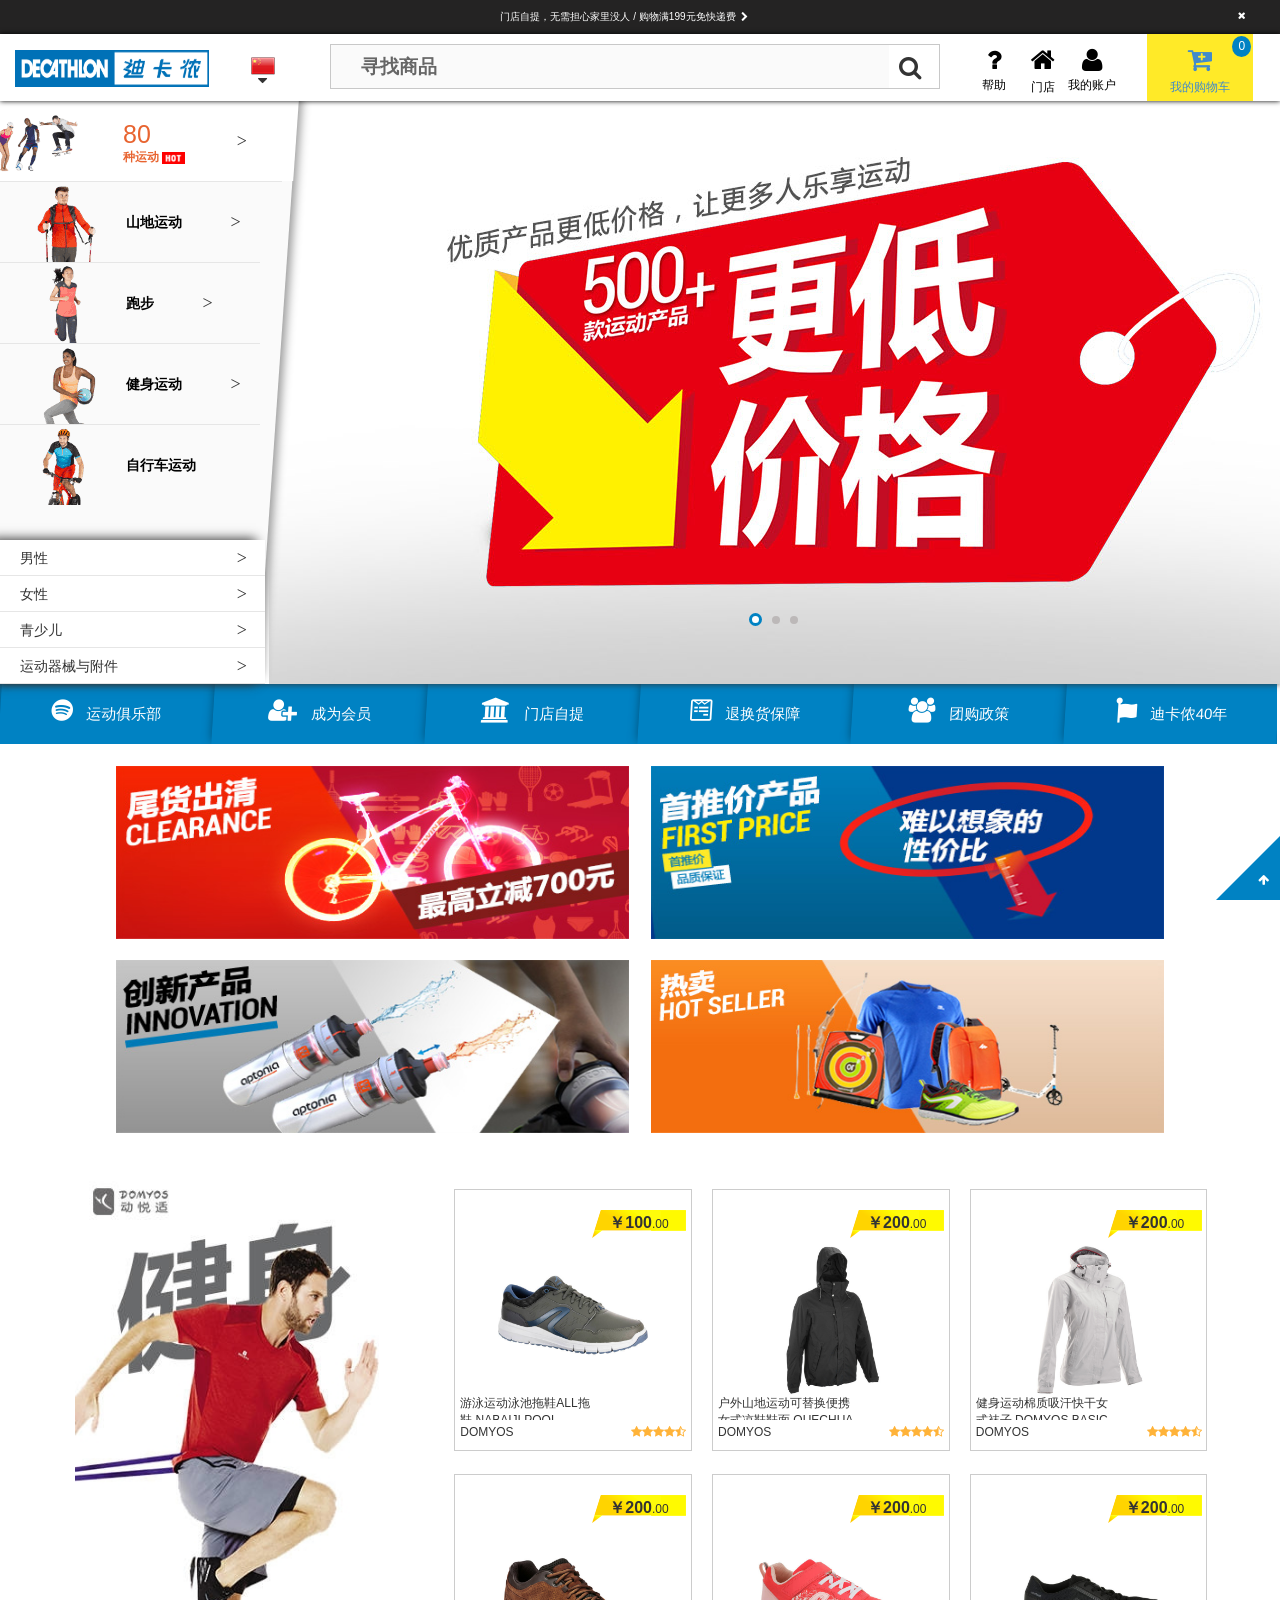
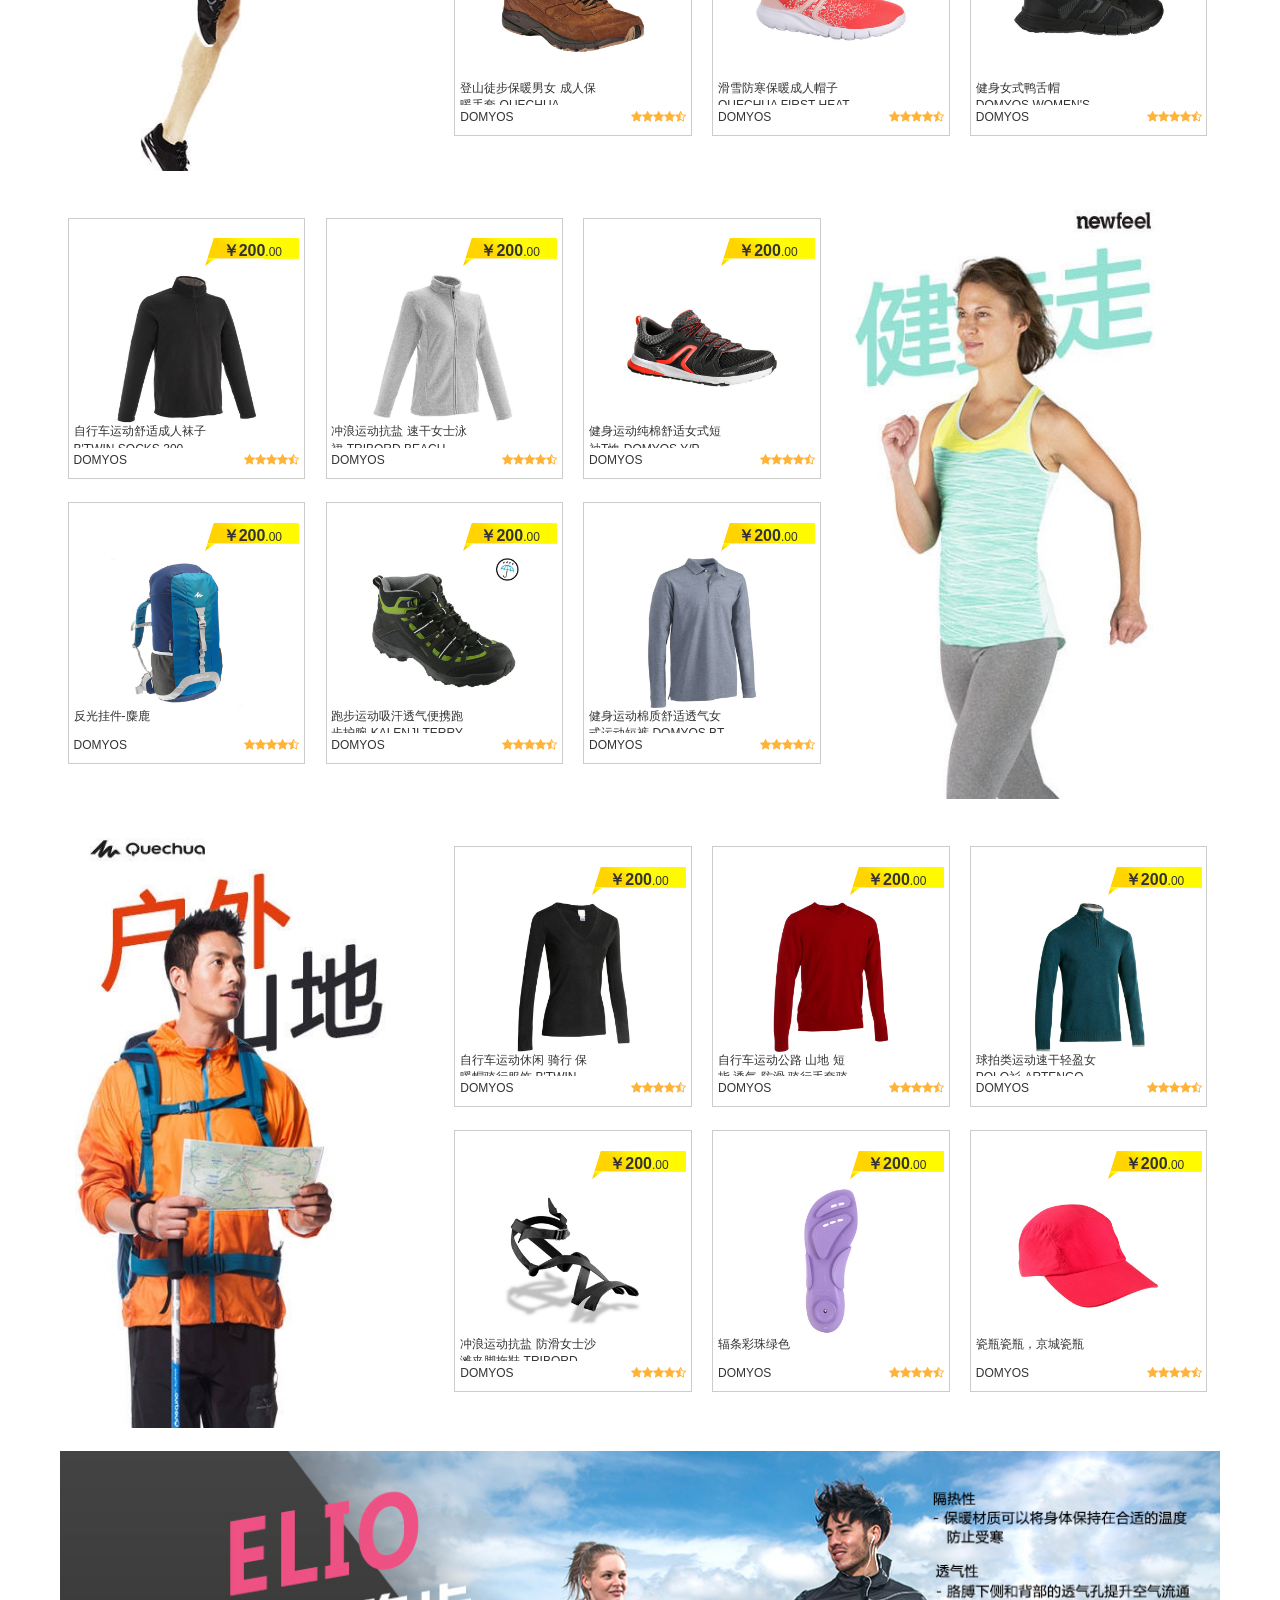
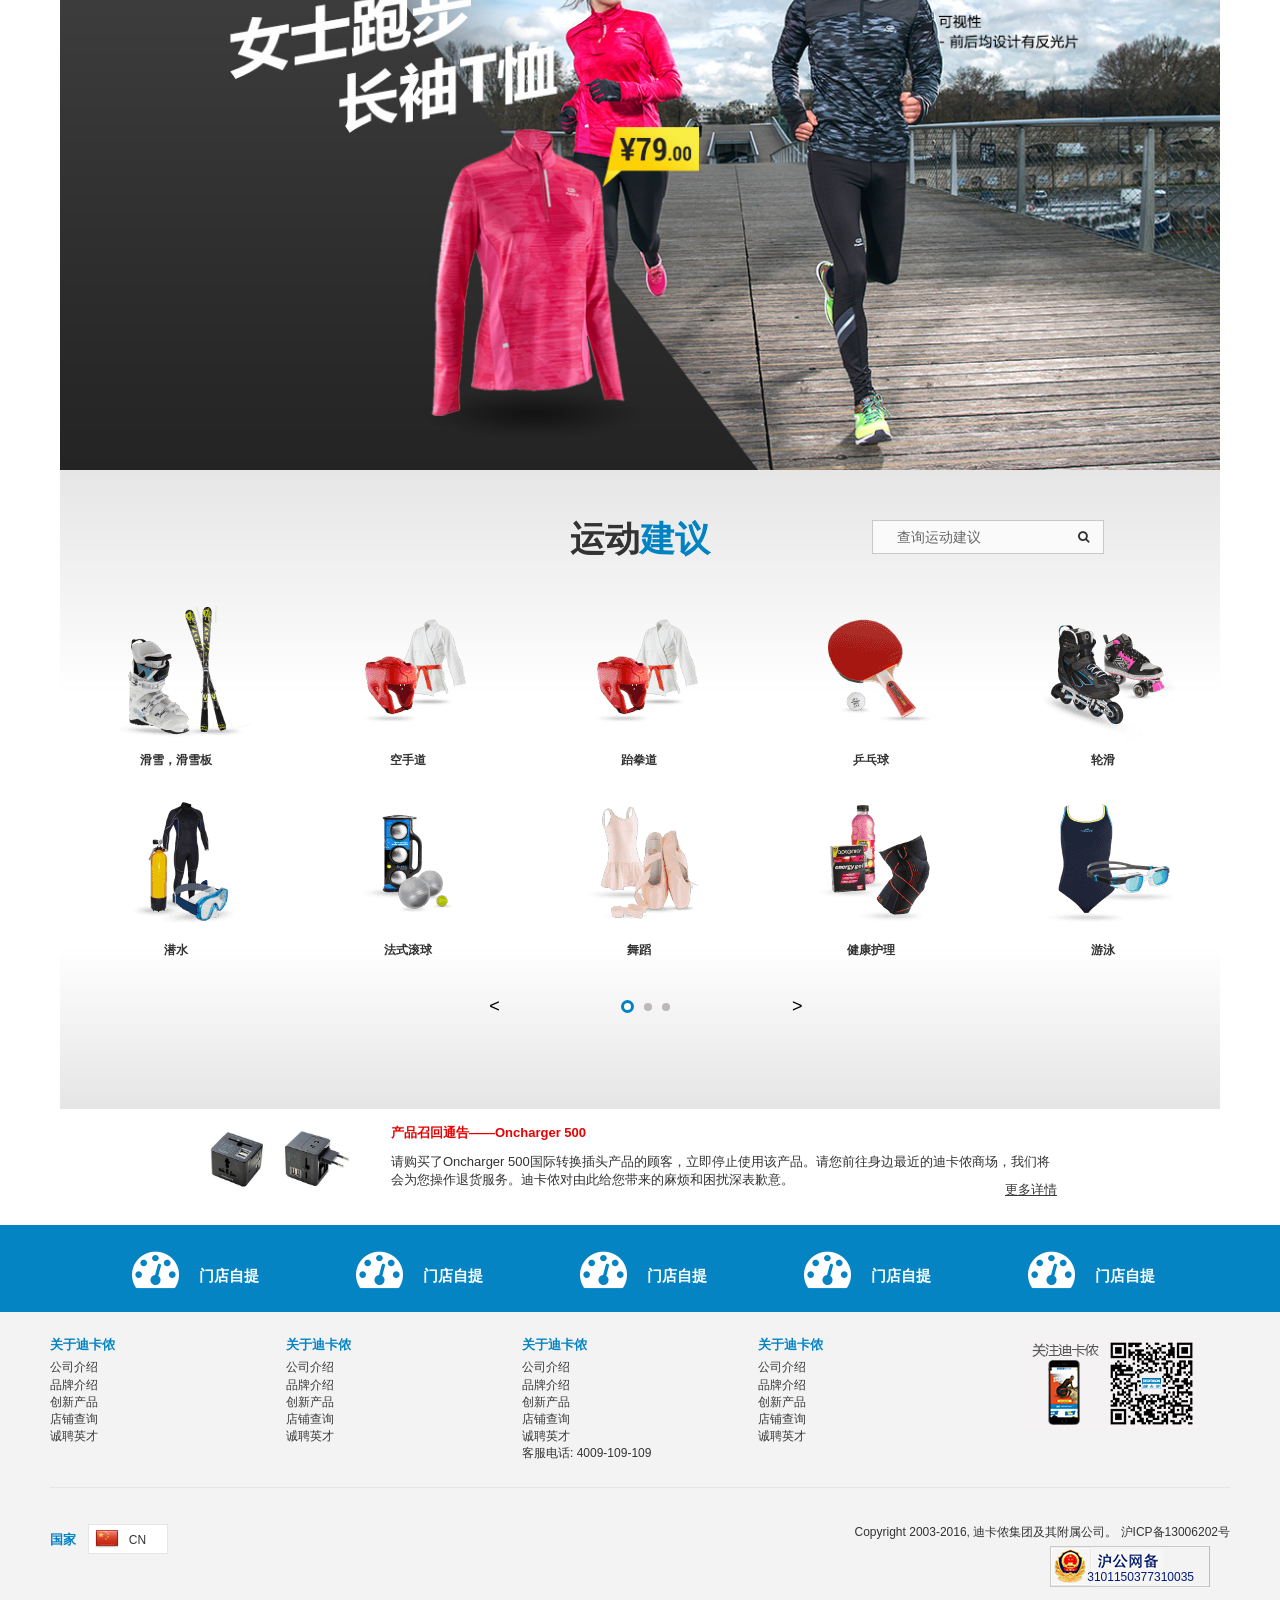
<file: dkn/index.html>
<!DOCTYPE html>
<html lang="en">
<head>
    <meta charset="UTF-8">
    <meta http-equiv="X-UA-Compatible" content="IE=Edge,chrome=1">
    <meta name="renderer" content="webkit|ie-comp|ie-stand">
    <meta name="viewport" content="width=device-width, initial-scale=1.0, maximum-scale=1.0, user-scalable=no">
    <title>迪卡侬运动超市|专业体育用品商店专卖-Decathlon</title>
    <link type="text/css" rel="stylesheet" href="css/index.css" />
    <link type="text/css" rel="stylesheet" href="css/font-awesome.min.css">
    <link rel="apple-touch-icon" href="images/icon-152x152.png">
    <link rel="icon" href="images/icon-152x152.png">
    <script src="js/jquery-2.1.1.min.js"></script>
    <script src="js/jquery.cookie.js" type="text/javascript" charset="utf-8"></script>
    <script src="js/bootstrap.min.js"></script>
	<script src="js/jquery.lazyload.js"></script>
    <script src="js/iScroll.js"></script>
    <script src="js/index.js"></script>
    <script src="js/public.js"></script>
</head>
<body>
    <div class="small_close">
        <div class="nav_left_close"> X </div>
    </div>

    <!--头部广告-->
    <div class="top_banner" id="top">门店自提，无需担心家里没人 / 购物满199元免快递费<i class="fa fa-chevron-right"></i> <i class="fa fa-close" id="top_close"></i></div>
    <!--头部广告-->
   <!--头部begin-->
    <div class="header container-fluid">
        <div class="row">
            <div class="hidden-lg hidden-md  col-sm-1 col-xs-1 small_menu">

                <div class="panel panel-info">
                    <div class="">
                        <h4 class="panel-title">
                            <a >
                                <i class="fa fa-bars"></i>
                                <br>
                                <span>菜单</span>
                            </a>
                        </h4>
                    </div>
                </div>
            </div>
            <a href="index.html" class="col-lg-2 col-md-3 col-sm-9 col-xs-9 logo "><img src="images/logo.png"></a>
            <div class="choose col-lg-1 col-md-1 hidden-sm hidden-xs">
                <img src="images/flag-zh.png" alt="">
                <p><i class="fa fa-caret-down fa-lg"></i></p>
                <ul>
                    <li>
                        <a href="#">
                            <img src="images/flag-zh.png" alt="">
                            <div>中国</div>
                        </a>
                    </li>
                    <li>
                        <a href="#">
                            <img src="images/flag-en.png" alt="">
                            <div>英国</div>
                        </a>
                    </li>
                </ul>
            </div>
            <div class="search col-lg-6 col-md-4 hidden-sm hidden-xs">
                <form action="###" class="row">
                    <div class="search_txt col-lg-11 col-md-10 col-sm-9">
                        <input type="text" placeholder="寻找商品">
                    </div>
                    <div class="search_btn col-lg-1 col-md-2 col-sm-3">
                        <input type="submit" value=" ">
                        <i class="fa fa-search fa-2x"></i>
                    </div>
                </form>
            </div>
            <div class="menu col-lg-2 col-md-2 hidden-sm hidden-xs">
                <ul class="menu_help">
                    <a href="###">
                        <li><i class="fa fa-question"></i></li>
                        <li>帮助</li>
                        <p></p>
                        <div class="help_list">
                            <i class="help_sanjiao fa fa-caret-up fa-3x"></i>
                            <h2>需要帮助？</h2>
                            <ul>
                                <li>
                                    <i class="fa fa-question"></i>
                                    <span>
                                        查看
                                        <a href="###">常见问题</a>
                                    </span>
                                </li>
                                <li>
                                    <i class="fa fa-question help_list_i2"></i>
                                    <span>
                                联系我们： 4009-109-109<br>
                                9:00~18:00/ 周一至周日<br>
                                (包括公众假期)</span>
                                </li>
                                <li>
                                    <i class="fa fa-question"></i>
                                    <span>给我们发送
                                    <a href="###">邮件</a>
                                </span>

                                </li>
                                <li>
                                    <i class="fa fa-question"></i>
                                    <span>
                                    联系您的门店  寻找您附近的门店
                                    <a href="###">这里</a>
                                    </span>
                                </li>
                            </ul>
                        </div>
                    </a>

                </ul>
                <ul>
                    <a href="javascript:;">
                        <li><i class="fa fa-home"></i></li>
                        <li>门店</li>
                    </a>
                </ul>
                <ul class="menu_user">
                    <a href="login.html">
                        <li><i class="fa fa-user"></i></li>
                        <li>我的账户</li>
                        <p></p>
                    </a>
                </ul>
            </div>
            <div class="cart_plus col-lg-1 col-md-1 col-sm-2 col-xs-2">

                <ul>
                    <a href="cart.html">
                        <li><i class="fa fa-cart-plus"></i></li>
                        <li>我的购物车</li>
                        <p id="header_cart">0</p>
                    </a>
                </ul>
                <div class="cart_list">
                    <i class="cart_sanjiao  fa fa-caret-up fa-3x"></i>
                    <h2>我的购物车</h2>
                    <div class="cart_list_null">
                        <img src="images/checkout-empty-cart.jpg">
                        <br>
                        <b>您的购物车是空的</b>
                        <br>
                        <a href="index.html">继续购物</a>
                    </div>             
                    <div class="cart_list_full">
                        <div class="cart_data">
                            <ul>                            
                            </ul>
                        </div>                      

                        <div class="shopping_cart">总共<span>1</span>件商品</div>
                        <a id="lj_sum" href="cart.html">立即结算</a>
                    </div>      
                </div>
            </div>
        </div>
    </div>
    <!--头部end-->

    <!--主屏begin-->
    <div class=" nav">
        <div class="row">
            <!--左侧导航begin-->
            <div class="nav_left col-lg-2 col-md-3 hidden-sm hidden-xs" id="nav_left">
                <div class="nav_skew"></div>
                <div class="nav_cont">
                    <ul class="nav_left_top">
                        <li>
                            <div class="nav_left_pic pic1"></div>
                            <div class="nav_left_text">
                                <a href="javascript:;">
                                    <h4>80</h4>
                                    种运动
                                    <img src="images/menu-pic1-hot.png" />
                                </a>
                            </div>
                            <div class="nav_left_more"> <a href="###"> > </a> </div>
                        </li>
                        <div class="nav_left_top_skew"></div>
                    </ul>
                    <div class="nav_left_cont" id="left_mainBox">
                        <ul id="left_content">
                            <li>
                                <a href="javascript:;">
                                    <div class="nav_left_pic p2"></div>
                                    <div class="nav_left_cont_txt">山地运动</div>
                                    <div class="nav_left_more"> <a href="javascript:;">   >   </a> </div>
                                </a>
                            </li>
                            <li>
                                <a href="javascript:;">
                                    <div class="nav_left_pic p2" style="background-position: -5130px 0px;"></div>
                                    <div class="nav_left_cont_txt">跑步</div>
                                    <div class="nav_left_more"> <a href="javascript:;">   >   </a> </div>
                                </a>
                            </li>
                            <li>
                                <a href="javascript:;">
                                    <div class="nav_left_pic p2" style="background-position:-2250px 0px;"></div>
                                    <div class="nav_left_cont_txt">健身运动</div>
                                    <div class="nav_left_more"> <a href="javascript:;">   >   </a> </div>
                                </a>
                            </li>
                            <li>
                                <a href="javascript:;">
                                    <div class="nav_left_pic p2" style="background-position:-1530px 0px;"></div>
                                    <div class="nav_left_cont_txt">自行车运动</div>
                                    <div class="nav_left_more"> <a href="javascript:;">   >   </a> </div>
                                </a>
                            </li>
                            <li>
                                <a href="javascript:;">
                                    <div class="nav_left_pic p2" style="background-position:-7200px 0px;"></div>
                                    <div class="nav_left_cont_txt">步行运动</div>
                                    <div class="nav_left_more"> <a href="javascript:;">   >   </a> </div>
                                </a>
                            </li>
                            <li>
                                <a href="javascript:;">
                                    <div class="nav_left_pic p2" style="background-position:-6660px 0px;"></div>
                                    <div class="nav_left_cont_txt">游泳</div>
                                    <div class="nav_left_more"> <a href="javascript:;">   >   </a> </div>
                                </a>
                            </li>
                            <li>
                                <a href="javascript:;">
                                    <div class="nav_left_pic p2" style="background-position:-6930px 0px;"></div>
                                    <div class="nav_left_cont_txt">乒/羽/网</div>
                                    <div class="nav_left_more"> <a href="javascript:;">   >   </a> </div>
                                </a>
                            </li>
                            <li>
                                <a href="javascript:;">
                                    <div class="nav_left_pic p2" style="background-position:-2520px 0px;"></div>
                                    <div class="nav_left_cont_txt">团队运动</div>
                                    <div class="nav_left_more"> <a href="javascript:;">   >   </a> </div>
                                </a>
                            </li>
                            <li>
                                <a href="javascript:;">
                                    <div class="nav_left_pic p2" style="background-position:-360px 0px;"></div>
                                    <div class="nav_left_cont_txt">目标运动</div>
                                    <div class="nav_left_more"> <a href="javascript:;">   >   </a> </div>
                                </a>
                            </li>
                            <li>
                                <a href="javascript:;">
                                    <div class="nav_left_pic p2" style="background-position:-1980px 0px;"></div>
                                    <div class="nav_left_cont_txt">潜水</div>
                                    <div class="nav_left_more"> <a href="javascript:;">   >   </a> </div>
                                </a>
                            </li>
                            <li>
                                <a href="javascript:;">
                                    <div class="nav_left_pic p2" style="background-position:-6570px 0px;"></div>
                                    <div class="nav_left_cont_txt">冲浪运动</div>
                                    <div class="nav_left_more"> <a href="javascript:;">   >   </a> </div>
                                </a>
                            </li>
                            <li>
                                <a href="javascript:;">
                                    <div class="nav_left_pic p2" style="background-position:-5400px 0px;"></div>
                                    <div class="nav_left_cont_txt">轮滑运动</div>
                                    <div class="nav_left_more"> <a href="javascript:;">   >   </a> </div>
                                </a>
                            </li>
                            <li>
                                <a href="javascript:;">
                                    <div class="nav_left_pic p2" style="background-position:-2790px 0px;"></div>
                                    <div class="nav_left_cont_txt">高尔夫</div>
                                    <div class="nav_left_more"> <a href="javascript:;">   >   </a> </div>
                                </a>
                            </li>
                            <li>
                                <a href="javascript:;">
                                    <div class="nav_left_pic p2" style="background-position:-5850px 0px;"></div>
                                    <div class="nav_left_cont_txt">滑雪运动</div>
                                    <div class="nav_left_more"> <a href="javascript:;">   >   </a> </div>
                                </a>
                            </li>
                            <li>
                                <a href="javascript:;">
                                    <div class="nav_left_pic p2" style="background-position:-1350px 0px;"></div>
                                    <div class="nav_left_cont_txt">攀岩</div>
                                    <div class="nav_left_more"> <a href="javascript:;">   >   </a> </div>
                                </a>
                            </li>
                            <li>
                                <a href="javascript:;">
                                    <div class="nav_left_pic p2" style="background-position:-3600px 0px;"></div>
                                    <div class="nav_left_cont_txt">高山</div>
                                    <div class="nav_left_more"> <a href="javascript:;">   >   </a> </div>
                                </a>
                            </li>
                            <li>
                                <a href="javascript:;">
                                    <div class="nav_left_pic p2" style="background-position:-3510px 0px;"></div>
                                    <div class="nav_left_cont_txt">马术运动</div>
                                    <div class="nav_left_more"> <a href="javascript:;">   >   </a> </div>
                                </a>
                            </li>
                            <li>
                                <a href="javascript:;">
                                    <div class="nav_left_pic p2" style="background-position:-2160px 0px;"></div>
                                    <div class="nav_left_cont_txt">钓鱼</div>
                                    <div class="nav_left_more"> <a href="javascript:;">   >   </a> </div>
                                </a>
                            </li>

                        </ul>
                    </div>
                    <div class="nav_left_bottom">
                        <ul>
                            <li><a href="list.html">
                                <div class="nav_left_bottom_txt">
                                    男性
                                </div>
                                <div class="nav_left_more"> > </div>
                            </a></li>
                            <li><a href="list.html">
                                <div class="nav_left_bottom_txt">
                                    女性
                                </div>
                                <div class="nav_left_more"> > </div>
                            </a></li>
                            <li><a href="list.html">
                                <div class="nav_left_bottom_txt">
                                    青少儿
                                </div>
                                <div class="nav_left_more"> > </div>
                            </a></li>
                            <li><a href="list.html">
                                <div class="nav_left_bottom_txt">
                                    运动器械与附件
                                </div>
                                <div class="nav_left_more"> > </div>
                            </a></li>
                        </ul>
                    </div>
                </div>

            </div>
            <!--导航右半部分 begin-->
            <div class="nav_right col-lg-10">
                <!--nav_right_list1-->
                <div class="nav_right_list1 col-lg-5">

                    <p class="nav_right_top">
                        <span>80种运动</span>
                        <span class="nav_right_search">
                            <input type="text" class="nav_right_search_txt" placeholder="find a sport" >
                            <i class="nav_right_search_btn fa fa-search "></i>
                        </span>
                    </p>
                    <div class="nav_right_bottom">
                        <ul>
                            <li>
                                <a href="list.html">
                                    <div class="nav_right_pic p2"></div>
                                    <div class="nav_right_cont_txt">马术运动</div>
                                </a>
                            </li>
                            <li>
                                <a href="javascript:;">
                                    <div class="nav_right_pic p2"></div>
                                    <div class="nav_right_cont_txt">马术运动</div>
                                </a>
                            </li>
                            <li>
                                <a href="javascript:;">
                                    <div class="nav_right_pic p2"></div>
                                    <div class="nav_right_cont_txt">马术运动</div>
                                </a>
                            </li>
                            <li>
                                <a href="javascript:;">
                                    <div class="nav_right_pic p2"></div>
                                    <div class="nav_right_cont_txt">马术运动</div>
                                </a>
                            </li>
                            <li>
                                <a href="javascript:;">
                                    <div class="nav_right_pic p2"></div>
                                    <div class="nav_right_cont_txt">马术运动</div>
                                </a>
                            </li>
                            <li>
                                <a href="javascript:;">
                                    <div class="nav_right_pic p2"></div>
                                    <div class="nav_right_cont_txt">马术运动</div>
                                </a>
                            </li>
                            <li>
                                <a href="javascript:;">
                                    <div class="nav_right_pic p2"></div>
                                    <div class="nav_right_cont_txt">马术运动</div>
                                </a>
                            </li>
                            <li>
                                <a href="javascript:;">
                                    <div class="nav_right_pic p2"></div>
                                    <div class="nav_right_cont_txt">马术运动</div>
                                </a>
                            </li>
                            <li>
                                <a href="javascript:;">
                                    <div class="nav_right_pic p2"></div>
                                    <div class="nav_right_cont_txt">马术运动</div>
                                </a>
                            </li><li>
                            <a href="javascript:;">
                                <div class="nav_right_pic p2"></div>
                                <div class="nav_right_cont_txt">马术运动</div>
                            </a>
                        </li>
                        <li>
                            <a href="javascript:;">
                                <div class="nav_right_pic p2"></div>
                                <div class="nav_right_cont_txt">马术运动</div>
                            </a>
                        </li>
                        <li>
                            <a href="javascript:;">
                                <div class="nav_right_pic p2"></div>
                                <div class="nav_right_cont_txt">马术运动</div>
                            </a>
                        </li>
                        <li>
                            <a href="javascript:;">
                                <div class="nav_right_pic p2"></div>
                                <div class="nav_right_cont_txt">马术运动</div>
                            </a>
                        </li>
                        <li>
                            <a href="javascript:;">
                                <div class="nav_right_pic p2"></div>
                                <div class="nav_right_cont_txt">马术运动</div>
                            </a>
                        </li>
                        <li>
                            <a href="javascript:;">
                                <div class="nav_right_pic p2"></div>
                                <div class="nav_right_cont_txt">马术运动</div>
                            </a>
                        </li>
                        <li>
                            <a href="javascript:;">
                                <div class="nav_right_pic p2"></div>
                                <div class="nav_right_cont_txt">马术运动</div>
                            </a>
                        </li>
                        <li>
                            <a href="javascript:;">
                                <div class="nav_right_pic p2"></div>
                                <div class="nav_right_cont_txt">马术运动</div>
                            </a>
                        </li>
                        <li>
                            <a href="javascript:;">
                                <div class="nav_right_pic p2"></div>
                                <div class="nav_right_cont_txt">马术运动</div>
                            </a>
                        </li>
                        <li>
                            <a href="javascript:;">
                                <div class="nav_right_pic p2"></div>
                                <div class="nav_right_cont_txt">马术运动</div>
                            </a>
                        </li>
                            <li>
                                <a href="javascript:;">
                                    <div class="nav_right_pic p2"></div>
                                    <div class="nav_right_cont_txt">马术运动</div>
                                </a>
                            </li>
                            <li>
                                <a href="javascript:;">
                                    <div class="nav_right_pic p2"></div>
                                    <div class="nav_right_cont_txt">马术运动</div>
                                </a>
                            </li>
                            <li>
                                <a href="javascript:;">
                                    <div class="nav_right_pic p2"></div>
                                    <div class="nav_right_cont_txt">马术运动</div>
                                </a>
                            </li>
                            <li>
                                <a href="javascript:;">
                                    <div class="nav_right_pic p2"></div>
                                    <div class="nav_right_cont_txt">马术运动</div>
                                </a>
                            </li>
                            <li>
                                <a href="javascript:;">
                                    <div class="nav_right_pic p2"></div>
                                    <div class="nav_right_cont_txt">马术运动</div>
                                </a>
                            </li>
                            <li>
                                <a href="javascript:;">
                                    <div class="nav_right_pic p2"></div>
                                    <div class="nav_right_cont_txt">马术运动</div>
                                </a>
                            </li>
                        </ul>

                    </div>
                    <div class="nav_right_close"> <span>X</span> <br> 关闭</div>
                </div>
                <!--nav_right_list2-->
                <div class="nav_right_list2 col-lg-5">
                    <ul>
                        <li><a href="list.html">公路跑</a></li>
                        <li><a href="list.html">越野跑</a></li>
                        <li><a href="list.html">田径</a></li>
                    </ul>
                    <div class="nav_right_close"> <span>X</span> <br> 关闭</div>
                </div>

            </div>
            <!--导航右半部分 end-->

            <!--左侧导航end-->

            <!--banner begin-->
            <div class="banner col-lg-10 col-md-10 col-sm-12 col-xs-12">
                <ul>
                    <li>
                        <a href="list.html">
                            <img src="images/banner01.jpg" alt="">
                        </a>
                    </li>
                    <li>
                        <a href="list.html">
                            <img src="images/banner02.jpg" alt="">
                        </a>
                    </li>
                    <li>
                        <a href="list.html">
                            <img src="images/banner03.jpg" alt="">
                        </a>
                    </li>
                </ul>
                <div class="dian">
                    <span class="active"></span>
                    <span></span>
                    <span></span>
                </div>
            </div>
            <!--banner end-->
        </div>

    </div>
    <!--主屏 end-->

    <!--services (运动俱乐部等) begin-->
    <div class="services">
        <ul class="row">
            <li class="col-lg-2 col-md-2 col-sm-2 col-xs-6">
                <a href="list.html">
                    <i class="fa fa-spotify"></i>
                    运动俱乐部
                </a>
            </li>
            <li class="col-lg-2 col-md-2 col-sm-2 col-xs-6">
                <a href="list.html">
                    <i class="fa fa-user-plus"></i>
                    成为会员
                </a>
            </li>
            <li class="col-lg-2 col-md-2 col-sm-2 col-xs-6">
                <a href="list.html">
                    <i class="fa fa-institution "></i>
                    门店自提
                </a>
            </li>
            <li class="col-lg-2 col-md-2 col-sm-2 col-xs-6">
                <a href="list.html">
                    <i class="fa fa-wpforms"></i>
                    退换货保障
                </a>
            </li>
            <li class="col-lg-2 col-md-2 col-sm-2 col-xs-6">
                <a href="list.html">
                    <i class="fa fa-group"></i>
                    团购政策
                </a>
            </li>
            <li class="col-lg-2 col-md-2 col-sm-2 col-xs-6">
                <a href="list.html">
                    <i class="fa fa-font-awesome"></i>
                    迪卡侬40年
                </a>
            </li>
        </ul>
        <div class="services_btn visible-xs">
            <a href="javascript:;" class="services_btn_prev">   <  </a>
            <a href="javascript:;" class="services_btn_next">   >  </a>
        </div>
    </div>
    <!--services (运动俱乐部等) end-->

    <!--广告活动 begin-->
    <div class="ad_activity">
        <ul>
            <li class="col-lg-6 col-md-6 col-sm-6 col-xs-12">
                <a href="list.html">
                    <img src="images/ad_activity01.jpg">
                    <div class="see_more_info">
                        <div class="more_blue">
                            <span>查看更多</span>
                        </div>
                    </div>
                </a>
            </li>
            <li class="col-lg-6 col-md-6 col-sm-6 col-xs-12">
                <a href="list.html">
                    <img src="images/ad_activity02.jpg">
                    <div class="see_more_info">
                        <div class="more_blue">
                            <span>查看更多</span>
                        </div>
                    </div>
                </a>
            </li>
            <li class="col-lg-6 col-md-6 col-sm-6 hidden-xs">
                <a href="list.html">
                    <img src="images/ad_activity03.jpg">
                    <div class="see_more_info">
                        <div class="more_blue">
                            <span>查看更多</span>
                        </div>
                    </div>
                </a>
            </li>
            <li class="col-lg-6 col-md-6 col-sm-6 hidden-xs">
                <a href="list.html">
                    <img src="images/ad_activity04.jpg">
                    <div class="see_more_info">
                        <div class="more_blue">
                            <span>查看更多</span>
                        </div>
                    </div>
                </a>
            </li>
        </ul>
    </div>
    <!--广告活动 end-->

    <!--详细主体内容 begin-->
    <div class="main">
        <div class="product">
            <div class="row product1 hidden-xs">
                <div class="product_left col-lg-4 col-md-4 col-sm-4 hidden-xs">
                    <img src="images/index_main_big01.jpg">
                </div>
                <div class="product_right product_right_list col-lg-8 col-md-8 col-sm-8 hidden-xs">
                    <div class="product_right_box">
                        <ul class="col-lg-4 col-md-4 col-sm-4 col-xs-4">
                            <a href="list.html">
                                <li class="pro_price">
                                    <div class="pro_price_bg">
                                        <b>￥229</b>
                                        <span>.00</span>
                                    </div>
                                </li>
                                <li class="pro_img">
                                    <img src="images/pro_img01.jpg">
                                </li>
                                <li class="pro_txt">
                                    健身保暖男式带帽夹克 DOMYOS WARM TEAM HOODED FITNESS JACKET
                                </li>
                                <li class="pro_brand">
                                    <span>DOMYOS</span>
                                    <span class="pro_evaluate">
	                                   <i class="fa fa-star"></i>
	                                   <i class="fa fa-star"></i>
	                                   <i class="fa fa-star"></i>
	                                   <i class="fa fa-star"></i>
	                                   <i class="fa fa-star-half-empty"></i>
	                               </span>
                                </li>
                            </a>
                        </ul>
                        <ul class="col-lg-4 col-md-4 col-sm-4 col-xs-4">
                            <a href="###">
                                <li class="pro_price">
                                    <div class="pro_price_bg">
                                        <b>￥229</b>
                                        <span>.00</span>
                                    </div>
                                </li>
                                <li class="pro_img">
                                    <img src="images/pro_img01.jpg">
                                </li>
                                <li class="pro_txt">
                                    健身保暖男式带帽夹克 DOMYOS WARM TEAM HOODED FITNESS JACKET
                                </li>
                                <li class="pro_brand">
                                    <span>DOMYOS</span>
                                    <span class="pro_evaluate">
	                                   <i class="fa fa-star"></i>
	                                   <i class="fa fa-star"></i>
	                                   <i class="fa fa-star"></i>
	                                   <i class="fa fa-star"></i>
	                                   <i class="fa fa-star-half-empty"></i>
	                               </span>
                                </li>
                            </a>
                        </ul>
                        <ul class="col-lg-4 col-md-4 col-sm-4 col-xs-4">
                            <a href="###">
                                <li class="pro_price">
                                    <div class="pro_price_bg">
                                        <b>￥229</b>
                                        <span>.00</span>
                                    </div>
                                </li>
                                <li class="pro_img">
                                    <img src="images/pro_img01.jpg">
                                </li>
                                <li class="pro_txt">
                                    健身保暖男式带帽夹克 DOMYOS WARM TEAM HOODED FITNESS JACKET
                                </li>
                                <li class="pro_brand">
                                    <span>DOMYOS</span>
                                    <span class="pro_evaluate">
	                                   <i class="fa fa-star"></i>
	                                   <i class="fa fa-star"></i>
	                                   <i class="fa fa-star"></i>
	                                   <i class="fa fa-star"></i>
	                                   <i class="fa fa-star-half-empty"></i>
	                               </span>
                                </li>
                            </a>
                        </ul>
                        <ul class="col-lg-4 col-md-4 col-sm-4 col-xs-4">
                            <a href="###">
                                <li class="pro_price">
                                    <div class="pro_price_bg">
                                        <b>￥229</b>
                                        <span>.00</span>
                                    </div>
                                </li>
                                <li class="pro_img">
                                    <img src="images/pro_img01.jpg">
                                </li>
                                <li class="pro_txt">
                                    健身保暖男式带帽夹克 DOMYOS WARM TEAM HOODED FITNESS JACKET
                                </li>
                                <li class="pro_brand">
                                    <span>DOMYOS</span>
                                    <span class="pro_evaluate">
	                                   <i class="fa fa-star"></i>
	                                   <i class="fa fa-star"></i>
	                                   <i class="fa fa-star"></i>
	                                   <i class="fa fa-star"></i>
	                                   <i class="fa fa-star-half-empty"></i>
	                               </span>
                                </li>
                            </a>
                        </ul>
                        <ul class="col-lg-4 col-md-4 col-sm-4 col-xs-4">
                            <a href="###">
                                <li class="pro_price">
                                    <div class="pro_price_bg">
                                        <b>￥229</b>
                                        <span>.00</span>
                                    </div>
                                </li>
                                <li class="pro_img">
                                    <img src="images/pro_img01.jpg">
                                </li>
                                <li class="pro_txt">
                                    健身保暖男式带帽夹克 DOMYOS WARM TEAM HOODED FITNESS JACKET
                                </li>
                                <li class="pro_brand">
                                    <span>DOMYOS</span>
                                    <span class="pro_evaluate">
                                   <i class="fa fa-star"></i>
                                   <i class="fa fa-star"></i>
                                   <i class="fa fa-star"></i>
                                   <i class="fa fa-star"></i>
                                   <i class="fa fa-star-half-empty"></i>
                               </span>
                                </li>
                            </a>
                        </ul>
                        <ul class="col-lg-4 col-md-4 col-sm-4 col-xs-4">
                            <a href="###">
                                <li class="pro_price">
                                    <div class="pro_price_bg">
                                        <b>￥229</b>
                                        <span>.00</span>
                                    </div>
                                </li>
                                <li class="pro_img">
                                    <img src="images/pro_img01.jpg">
                                </li>
                                <li class="pro_txt">
                                    健身保暖男式带帽夹克 DOMYOS WARM TEAM HOODED FITNESS JACKET
                                </li>
                                <li class="pro_brand">
                                    <span>DOMYOS</span>
                                    <span class="pro_evaluate">
	                                   <i class="fa fa-star"></i>
	                                   <i class="fa fa-star"></i>
	                                   <i class="fa fa-star"></i>
	                                   <i class="fa fa-star"></i>
	                                   <i class="fa fa-star-half-empty"></i>
	                               </span>
                                </li>
                            </a>
                        </ul>

                    </div>
                    <div class="product_right_dian hidden-lg hidden-xs">
                        <span class="active product_right_dian_prev"></span>
                        <span class="product_right_dian_next"></span>
                    </div>
                </div>
            </div>
            <div class="row product1 hidden-xs">
                <div class="product_left col-lg-4 col-lg-push-8 col-md-4 col-md-push-8 col-sm-4 col-sm-push-8 hidden-xs">
                    <img src="images/index_main_big02.jpg">
                </div>
                <div class="product_right product_right_list col-lg-8 col-lg-pull-4 col-md-8 col-md-pull-4 col-sm-8 col-sm-pull-4 hidden-xs">
                    <div class="product_right_box">
                        <ul class="col-lg-4 col-md-4 col-sm-4 col-xs-4">
                            <a href="###">
                                <li class="pro_price">
                                    <div class="pro_price_bg">
                                        <b>￥229</b>
                                        <span>.00</span>
                                    </div>
                                </li>
                                <li class="pro_img">
                                    <img src="images/pro_img01.jpg">
                                </li>
                                <li class="pro_txt">
                                    健身保暖男式带帽夹克 DOMYOS WARM TEAM HOODED FITNESS JACKET
                                </li>
                                <li class="pro_brand">
                                    <span>DOMYOS</span>
                                    <span class="pro_evaluate">
	                                   <i class="fa fa-star"></i>
	                                   <i class="fa fa-star"></i>
	                                   <i class="fa fa-star"></i>
	                                   <i class="fa fa-star"></i>
	                                   <i class="fa fa-star-half-empty"></i>
	                                </span>
                                </li>
                            </a>
                        </ul>
                        <ul class="col-lg-4 col-md-4 col-sm-4 col-xs-4">
                            <a href="###">
                                <li class="pro_price">
                                    <div class="pro_price_bg">
                                        <b>￥229</b>
                                        <span>.00</span>
                                    </div>
                                </li>
                                <li class="pro_img">
                                    <img src="images/pro_img01.jpg">
                                </li>
                                <li class="pro_txt">
                                    健身保暖男式带帽夹克 DOMYOS WARM TEAM HOODED FITNESS JACKET
                                </li>
                                <li class="pro_brand">
                                    <span>DOMYOS</span>
                                    <span class="pro_evaluate">
	                                   <i class="fa fa-star"></i>
	                                   <i class="fa fa-star"></i>
	                                   <i class="fa fa-star"></i>
	                                   <i class="fa fa-star"></i>
	                                   <i class="fa fa-star-half-empty"></i>
	                                </span>
                                </li>
                            </a>
                        </ul>
                        <ul class="col-lg-4 col-md-4 col-sm-4 col-xs-4">
                            <a href="###">
                                <li class="pro_price">
                                    <div class="pro_price_bg">
                                        <b>￥229</b>
                                        <span>.00</span>
                                    </div>
                                </li>
                                <li class="pro_img">
                                    <img src="images/pro_img01.jpg">
                                </li>
                                <li class="pro_txt">
                                    健身保暖男式带帽夹克 DOMYOS WARM TEAM HOODED FITNESS JACKET
                                </li>
                                <li class="pro_brand">
                                    <span>DOMYOS</span>
                                    <span class="pro_evaluate">
	                                   <i class="fa fa-star"></i>
	                                   <i class="fa fa-star"></i>
	                                   <i class="fa fa-star"></i>
	                                   <i class="fa fa-star"></i>
	                                   <i class="fa fa-star-half-empty"></i>
	                                </span>
                                </li>
                            </a>
                        </ul>
                        <ul class="col-lg-4 col-md-4 col-sm-4 col-xs-4">
                            <a href="###">
                                <li class="pro_price">
                                    <div class="pro_price_bg">
                                        <b>￥229</b>
                                        <span>.00</span>
                                    </div>
                                </li>
                                <li class="pro_img">
                                    <img src="images/pro_img01.jpg">
                                </li>
                                <li class="pro_txt">
                                    健身保暖男式带帽夹克 DOMYOS WARM TEAM HOODED FITNESS JACKET
                                </li>
                                <li class="pro_brand">
                                    <span>DOMYOS</span>
                                    <span class="pro_evaluate">
	                                   <i class="fa fa-star"></i>
	                                   <i class="fa fa-star"></i>
	                                   <i class="fa fa-star"></i>
	                                   <i class="fa fa-star"></i>
	                                   <i class="fa fa-star-half-empty"></i>
	                                </span>
                                </li>
                            </a>
                        </ul>
                        <ul class="col-lg-4 col-md-4 col-sm-4 col-xs-4">
                            <a href="###">
                                <li class="pro_price">
                                    <div class="pro_price_bg">
                                        <b>￥229</b>
                                        <span>.00</span>
                                    </div>
                                </li>
                                <li class="pro_img">
                                    <img src="images/pro_img01.jpg">
                                </li>
                                <li class="pro_txt">
                                    健身保暖男式带帽夹克 DOMYOS WARM TEAM HOODED FITNESS JACKET
                                </li>
                                <li class="pro_brand">
                                    <span>DOMYOS</span>
                                    <span class="pro_evaluate">
	                                   <i class="fa fa-star"></i>
	                                   <i class="fa fa-star"></i>
	                                   <i class="fa fa-star"></i>
	                                   <i class="fa fa-star"></i>
	                                   <i class="fa fa-star-half-empty"></i>
	                               </span>
                                </li>
                            </a>
                        </ul>
                        <ul class="col-lg-4 col-md-4 col-sm-4 col-xs-4">
                            <a href="###">
                                <li class="pro_price">
                                    <div class="pro_price_bg">
                                        <b>￥229</b>
                                        <span>.00</span>
                                    </div>
                                </li>
                                <li class="pro_img">
                                    <img src="images/pro_img01.jpg">
                                </li>
                                <li class="pro_txt">
                                    健身保暖男式带帽夹克 DOMYOS WARM TEAM HOODED FITNESS JACKET
                                </li>
                                <li class="pro_brand">
                                    <span>DOMYOS</span>
                                    <span class="pro_evaluate">
	                                   <i class="fa fa-star"></i>
	                                   <i class="fa fa-star"></i>
	                                   <i class="fa fa-star"></i>
	                                   <i class="fa fa-star"></i>
	                                   <i class="fa fa-star-half-empty"></i>
	                               </span>
                                </li>
                            </a>
                        </ul>

                    </div>
                    <div class="product_right_dian hidden-lg hidden-xs">
                        <span class="active product_right_dian_prev"></span>
                        <span class="product_right_dian_next"></span>
                    </div>
                </div>
            </div>
            <div class="row product1 hidden-xs">
                <div class="product_left col-lg-4 col-md-4 col-sm-4 hidden-xs">
                    <img src="images/index_main_big03.jpg">
                </div>
                <div class="product_right product_right_list col-lg-8 col-md-8 col-sm-8 hidden-xs">
                    <div class="product_right_box">
                        <ul class="col-lg-4 col-md-4 col-sm-4 col-xs-4">
                            <a href="###">
                                <li class="pro_price">
                                    <div class="pro_price_bg">
                                        <b>￥229</b>
                                        <span>.00</span>
                                    </div>
                                </li>
                                <li class="pro_img">
                                    <img src="images/pro_img01.jpg">
                                </li>
                                <li class="pro_txt">
                                    健身保暖男式带帽夹克 DOMYOS WARM TEAM HOODED FITNESS JACKET
                                </li>
                                <li class="pro_brand">
                                    <span>DOMYOS</span>
                                    <span class="pro_evaluate">
	                                   <i class="fa fa-star"></i>
	                                   <i class="fa fa-star"></i>
	                                   <i class="fa fa-star"></i>
	                                   <i class="fa fa-star"></i>
	                                   <i class="fa fa-star-half-empty"></i>
	                               </span>
                                </li>
                            </a>
                        </ul>
                        <ul class="col-lg-4 col-md-4 col-sm-4 col-xs-4">
                            <a href="###">
                                <li class="pro_price">
                                    <div class="pro_price_bg">
                                        <b>￥229</b>
                                        <span>.00</span>
                                    </div>
                                </li>
                                <li class="pro_img">
                                    <img src="images/pro_img01.jpg">
                                </li>
                                <li class="pro_txt">
                                    健身保暖男式带帽夹克 DOMYOS WARM TEAM HOODED FITNESS JACKET
                                </li>
                                <li class="pro_brand">
                                    <span>DOMYOS</span>
                                    <span class="pro_evaluate">
	                                   <i class="fa fa-star"></i>
	                                   <i class="fa fa-star"></i>
	                                   <i class="fa fa-star"></i>
	                                   <i class="fa fa-star"></i>
	                                   <i class="fa fa-star-half-empty"></i>
	                               </span>
                                </li>
                            </a>
                        </ul>
                        <ul class="col-lg-4 col-md-4 col-sm-4 col-xs-4">
                            <a href="###">
                                <li class="pro_price">
                                    <div class="pro_price_bg">
                                        <b>￥229</b>
                                        <span>.00</span>
                                    </div>
                                </li>
                                <li class="pro_img">
                                    <img src="images/pro_img01.jpg">
                                </li>
                                <li class="pro_txt">
                                    健身保暖男式带帽夹克 DOMYOS WARM TEAM HOODED FITNESS JACKET
                                </li>
                                <li class="pro_brand">
                                    <span>DOMYOS</span>
                                    <span class="pro_evaluate">
	                                   <i class="fa fa-star"></i>
	                                   <i class="fa fa-star"></i>
	                                   <i class="fa fa-star"></i>
	                                   <i class="fa fa-star"></i>
	                                   <i class="fa fa-star-half-empty"></i>
	                               </span>
                                </li>
                            </a>
                        </ul>
                        <ul class="col-lg-4 col-md-4 col-sm-4 col-xs-4">
                            <a href="###">
                                <li class="pro_price">
                                    <div class="pro_price_bg">
                                        <b>￥229</b>
                                        <span>.00</span>
                                    </div>
                                </li>
                                <li class="pro_img">
                                    <img src="images/pro_img01.jpg">
                                </li>
                                <li class="pro_txt">
                                    健身保暖男式带帽夹克 DOMYOS WARM TEAM HOODED FITNESS JACKET
                                </li>
                                <li class="pro_brand">
                                    <span>DOMYOS</span>
                                    <span class="pro_evaluate">
	                                   <i class="fa fa-star"></i>
	                                   <i class="fa fa-star"></i>
	                                   <i class="fa fa-star"></i>
	                                   <i class="fa fa-star"></i>
	                                   <i class="fa fa-star-half-empty"></i>
	                               </span>
                                </li>
                            </a>
                        </ul>
                        <ul class="col-lg-4 col-md-4 col-sm-4 col-xs-4">
                            <a href="###">
                                <li class="pro_price">
                                    <div class="pro_price_bg">
                                        <b>￥229</b>
                                        <span>.00</span>
                                    </div>
                                </li>
                                <li class="pro_img">
                                    <img src="images/pro_img01.jpg">
                                </li>
                                <li class="pro_txt">
                                    健身保暖男式带帽夹克 DOMYOS WARM TEAM HOODED FITNESS JACKET
                                </li>
                                <li class="pro_brand">
                                    <span>DOMYOS</span>
                                    <span class="pro_evaluate">
	                                   <i class="fa fa-star"></i>
	                                   <i class="fa fa-star"></i>
	                                   <i class="fa fa-star"></i>
	                                   <i class="fa fa-star"></i>
	                                   <i class="fa fa-star-half-empty"></i>
	                               </span>
                                </li>
                            </a>
                        </ul>
                        <ul class="col-lg-4 col-md-4 col-sm-4 col-xs-4">
                            <a href="###">
                                <li class="pro_price">
                                    <div class="pro_price_bg">
                                        <b>￥229</b>
                                        <span>.00</span>
                                    </div>
                                </li>
                                <li class="pro_img">
                                    <img src="images/pro_img01.jpg">
                                </li>
                                <li class="pro_txt">
                                    健身保暖男式带帽夹克 DOMYOS WARM TEAM HOODED FITNESS JACKET
                                </li>
                                <li class="pro_brand">
                                    <span>DOMYOS</span>
                                    <span class="pro_evaluate">
	                                   <i class="fa fa-star"></i>
	                                   <i class="fa fa-star"></i>
	                                   <i class="fa fa-star"></i>
	                                   <i class="fa fa-star"></i>
	                                   <i class="fa fa-star-half-empty"></i>
	                               </span>
                                </li>
                            </a>
                        </ul>

                    </div>
                    <div class="product_right_dian hidden-lg hidden-xs">
                        <span class="active product_right_dian_prev"></span>
                        <span class="product_right_dian_next"></span>
                    </div>
                </div>
            </div>
            

            <!--产品列表 缩到最小时 另一种样式 -->
            <div class="row product2 visible-xs" >
                <div class="product2_cont_box">
                    <div class="product2_cont ">
                        <ul class="col-xs-4">
                            <a href="###">
                                <li class="pro_img">
                                    <img src="images/pro_img01.jpg">
                                </li>
                                <li class="pro_price">
                                    <div class="pro_price_bg">
                                        <b>￥229</b>
                                        <span>.00</span>
                                    </div>
                                </li>
                                <li class="pro_txt">
                                    健身保暖男式带帽夹克 DOMYOS WARM TEAM HOODED FITNESS JACKET
                                </li>
                                <li class="pro_brand">
                                    <span>DOMYOS</span>
                                </li>
                            </a>
                        </ul>
                        <ul class="col-xs-4">
                            <a href="###">
                                <li class="pro_img">
                                    <img src="images/pro_img01.jpg">
                                </li>
                                <li class="pro_price">
                                    <div class="pro_price_bg">
                                        <b>￥229</b>
                                        <span>.00</span>
                                    </div>
                                </li>
                                <li class="pro_txt">
                                    健身保暖男式带帽夹克 DOMYOS WARM TEAM HOODED FITNESS JACKET
                                </li>
                                <li class="pro_brand">
                                    <span>DOMYOS</span>
                                </li>
                            </a>
                        </ul>
                        <ul class="col-xs-4">
                            <a href="###">
                                <li class="pro_img">
                                    <img src="images/pro_img01.jpg">
                                </li>
                                <li class="pro_price">
                                    <div class="pro_price_bg">
                                        <b>￥229</b>
                                        <span>.00</span>
                                    </div>
                                </li>
                                <li class="pro_txt">
                                    健身保暖男式带帽夹克 DOMYOS WARM TEAM HOODED FITNESS JACKET
                                </li>
                                <li class="pro_brand">
                                    <span>DOMYOS</span>
                                </li>
                            </a>
                        </ul>
                    </div>
                    <div class="product2_cont">
                        <ul class="col-xs-4">
                            <a href="###">
                                <li class="pro_img">
                                    <img src="images/pro_img01.jpg">
                                </li>
                                <li class="pro_price">
                                    <div class="pro_price_bg">
                                        <b>￥229</b>
                                        <span>.00</span>
                                    </div>
                                </li>
                                <li class="pro_txt">
                                    健身保暖男式带帽夹克 DOMYOS WARM TEAM HOODED FITNESS JACKET
                                </li>
                                <li class="pro_brand">
                                    <span>DOMYOS</span>
                                </li>
                            </a>
                        </ul>
                        <ul class="col-xs-4">
                            <a href="###">
                                <li class="pro_img">
                                    <img src="images/pro_img01.jpg">
                                </li>
                                <li class="pro_price">
                                    <div class="pro_price_bg">
                                        <b>￥229</b>
                                        <span>.00</span>
                                    </div>
                                </li>
                                <li class="pro_txt">
                                    健身保暖男式带帽夹克 DOMYOS WARM TEAM HOODED FITNESS JACKET
                                </li>
                                <li class="pro_brand">
                                    <span>DOMYOS</span>
                                </li>
                            </a>
                        </ul>
                        <ul class="col-xs-4">
                            <a href="###">
                                <li class="pro_img">
                                    <img src="images/pro_img01.jpg">
                                </li>
                                <li class="pro_price">
                                    <div class="pro_price_bg">
                                        <b>￥229</b>
                                        <span>.00</span>
                                    </div>
                                </li>
                                <li class="pro_txt">
                                    健身保暖男式带帽夹克 DOMYOS WARM TEAM HOODED FITNESS JACKET
                                </li>
                                <li class="pro_brand">
                                    <span>DOMYOS</span>
                                </li>
                            </a>
                        </ul>
                    </div>
                </div>
                <div class="product2_dian">
                    <a href="javascript:;" class="active" id="product2_dian_prev"></a>
                    <a href="javascript:;" id="product2_dian_next"></a>
                </div>
            </div>
            <!--产品列表 缩到最小时 另一种样式 -->
        </div>

        <div class="bigPic">
            <a href="###">
                <img src="images/index_bigPic01.jpg" alt="">
            </a>
        </div>

        <div class="movement">
        	<div class="movement_tit">
        		<h1>运动<span>建议</span></h1>
        		<form action="###">
        			<input type="text" name="movement_search_txt" id="" placeholder="查询运动建议" />
        			<input type="submit" id="movement_search_btn" name="" value=" " />
        			<i class="fa fa-search"></i>
        		</form>
        	</div>
        	<div class="movement_cont">
        		<div class="movement_cont_box">
        			<ul>
	        			<li>
	        				<a href="list.html">
	        					<p style="background-position:;"></p>
	        					<span>滑雪，滑雪板</span>
	        				</a>
	        			</li>
	        			<li>
	        				<a href="list.html">
	        					<p style="background-position:-2400px 0;"></p>
	        					<span>空手道</span>
	        				</a>
	        			</li>
	        			<li>
	        				<a href="list.html">
	        					<p style="background-position:-2400px 0;"></p>
	        					<span>跆拳道</span>
	        				</a>
	        			</li>
	        			<li>
	        				<a href="list.html">
	        					<p style="background-position:-11250px 0;"></p>
	        					<span>乒乓球</span>
	        				</a>
	        			</li>
	        			<li>
	        				<a href="list.html">
	        					<p style="background-position:-8250px 0;"></p>
	        					<span>轮滑</span>
	        				</a>
	        			</li>
	        			<li>
	        				<a href="list.html">
	        					<p style="background-position:-3300px 0;"></p>
	        					<span>潜水</span>
	        				</a>
	        			</li>
	        			<li>
	        				<a href="list.html">
	        					<p style="background-position:-7800px 0;"></p>
	        					<span>法式滚球</span>
	        				</a>
	        			</li>
	        			<li>
	        				<a href="list.html">
	        					<p style="background-position:-2700px 0;"></p>
	        					<span>舞蹈</span>
	        				</a>
	        			</li>
	        			<li>
	        				<a href="list.html">
	        					<p style="background-position:-5250px 0;"></p>
	        					<span>健康护理</span>
	        				</a>
	        			</li>
	        			<li>
	        				<a href="list.html">
	        					<p style="background-position:-11100px 0;"></p>
	        					<span>游泳</span>
	        				</a>
	        			</li>
	        		</ul>
					<ul>
	        			<li>
	        				<a href="list.html">
	        					<p style="background-position:-600px 0;"></p>
	        					<span>弓箭</span>
	        				</a>
	        			</li>
	        			<li>
	        				<a href="list.html">
	        					<p style="background-position:-4200px 0;"></p>
	        					<span>足球</span>
	        				</a>
	        			</li>
	        			<li>
	        				<a href="list.html">
	        					<p style="background-position:-750px 0;"></p>
	        					<span>羽毛球</span>
	        				</a>
	        			</li>
	        			<li>
	        				<a href="list.html">
	        					<p style="background-position:-2550px 0;"></p>
	        					<span>自行车</span>
	        				</a>
	        			</li>
	        			<li>
	        				<a href="list.html">
	        					<p style="background-position:-2250px 0;"></p>
	        					<span>攀岩</span>
	        				</a>
	        			</li>
	        			<li>
	        				<a href="list.html">
	        					<p style="background-position:-11850px 0;"></p>
	        					<span>排球</span>
	        				</a>
	        			</li>
	        			<li>
	        				<a href="list.html">
	        					<p style="background-position:-8700px 0;"></p>
	        					<span>航海</span>
	        				</a>
	        			</li>
	        			<li>
	        				<a href="list.html">
	        					<p style="background-position:-10800px 0;"></p>
	        					<span>冲浪风筝</span>
	        				</a>
	        			</li>
	        			<li>
	        				<a href="list.html">
	        					<p style="background-position:-12000px 0;"></p>
	        					<span>健步走</span>
	        				</a>
	        			</li>
	        			<li>
	        				<a href="list.html">
	        					<p style="background-position:-5550px 0;"></p>
	        					<span>户外山地</span>
	        				</a>
	        			</li>
	        		</ul>
	        		<ul>
	        			<li>
	        				<a href="list.html">
	        					<p style="background-position:-900px 0;"></p>
	        					<span>篮球</span>
	        				</a>
	        			</li>
	        			<li>
	        				<a href="list.html">
	        					<p style="background-position:-7800px 0;"></p>
	        					<span>综合训练紧身衣</span>
	        				</a>
	        			</li>
	        			<li>
	        				<a href="list.html">
	        					<p style="background-position:12740px 140px;"></p>
	        					<span>马术</span>
	        				</a>
	        			</li>
	        			<li>
	        				<a href="list.html">
	        					<p style="background-position:-5850px 0;"></p>
	        					<span>高尔夫</span>
	        				</a>
	        			</li>
	        			<li>
	        				<a href="list.html">
	        					<p style="background-position:-4650px 0;"></p>
	        					<span>冲浪</span>
	        				</a>
	        			</li>
	        			<li>
	        				<a href="list.html">
	        					<p style="background-position:-8550px 0;"></p>
	        					<span>跑步</span>
	        				</a>
	        			</li>
	        			<li>
	        				<a href="list.html">
	        					<p style="background-position:-11550px 0;"></p>
	        					<span>网球</span>
	        				</a>
	        			</li>
	        			<li>
	        				<a href="list.html">
	        					<p style="background-position:-3750px 0;"></p>
	        					<span>健身</span>
	        				</a>
	        			</li>
	        			<li>
	        				<a href="list.html">
	        					<p style="background-position:-3600px 0;"></p>
	        					<span>垂钓</span>
	        				</a>
	        			</li>
	        			<li>
	        				<a href="list.html">
	        					<p style="background-position:-12600px 0;"></p>
	        					<span>瑜伽</span>
	        				</a>
	        			</li>
	        		</ul>
        		</div>
        		<div class="movement_cont_dian">
        			<span class="movement_cont_btn_prev"> < </span>
        			<a href="javascript:;" class="active"></a>
        			<a href="javascript:;"></a>
        			<a href="javascript:;"></a>
        			<span class="movement_cont_btn_next"> > </span>
        		</div>
        	</div>
        </div>

        <div class="annunciate row">
        	<img src="images/annunciate_left_img.jpg" class="col-lg-3"/>
        	<dl class="col-lg-9">
        		<dt>产品召回通告——Oncharger 500</dt>
        		<dd>
        			请购买了Oncharger 500国际转换插头产品的顾客，立即停止使用该产品。请您前往身边最近的迪卡侬商场，我们将会为您操作退货服务。​迪卡侬对由此给您带来的麻烦和困扰深表歉意。 
        			<a href="###">更多详情</a>
        		</dd>
        	</dl>
        </div>
    </div>
    <!--详细主体内容 end-->
    
    <!--footer begin-->
    <div class="footer">
    	<div class="footer_services">
    		<ul class="footer_services_cont">
    			<li>
    				<a href="###">
    					<i class="fa fa-dashboard"></i>
    					<span>门店自提</span>
    				</a>
    			</li>
    			<li>
    				<a href="###">
    					<i class="fa fa-dashboard"></i>
    					<span>门店自提</span>
    				</a>
    			</li>
    			<li>
    				<a href="###">
    					<i class="fa fa-dashboard"></i>
    					<span>门店自提</span>
    				</a>
    			</li>
    			<li>
    				<a href="###">
    					<i class="fa fa-dashboard"></i>
    					<span>门店自提</span>
    				</a>
    			</li>
    			<li>
    				<a href="###">
    					<i class="fa fa-dashboard"></i>
    					<span>门店自提</span>
    				</a>
    			</li>
    		</ul>
    	</div>
    	<div class="footer_about row">
    		<ul>
    			<li class="footer_about_tit"><a href="###">关于迪卡侬</a></li>
    			<li><a href="###">公司介绍</a></li>
    			<li><a href="###">品牌介绍</a></li>
    			<li><a href="###">创新产品</a></li>
    			<li><a href="###">店铺查询</a></li>
    			<li><a href="###">诚聘英才</a></li>
    		</ul>
    		<ul>
    			<li class="footer_about_tit"><a href="###">关于迪卡侬</a></li>
    			<li><a href="###">公司介绍</a></li>
    			<li><a href="###">品牌介绍</a></li>
    			<li><a href="###">创新产品</a></li>
    			<li><a href="###">店铺查询</a></li>
    			<li><a href="###">诚聘英才</a></li>
    		</ul>
    		<ul>
    			<li class="footer_about_tit"><a href="###">关于迪卡侬</a></li>
    			<li><a href="###">公司介绍</a></li>
    			<li><a href="###">品牌介绍</a></li>
    			<li><a href="###">创新产品</a></li>
    			<li><a href="###">店铺查询</a></li>
    			<li><a href="###">诚聘英才</a></li>
    			<li>客服电话: 4009-109-109</li>
    		</ul>
    		<ul>
    			<li class="footer_about_tit"><a href="###">关于迪卡侬</a></li>
    			<li><a href="###">公司介绍</a></li>
    			<li><a href="###">品牌介绍</a></li>
    			<li><a href="###">创新产品</a></li>
    			<li><a href="###">店铺查询</a></li>
    			<li><a href="###">诚聘英才</a></li>
    		</ul>
    		
    		<ul class="about_ewm">
    			<img src="images/about_ewm.png" />
    			<img src="images/abot_ewm2.png" />

    		</ul>
    		
    	</div>
    	<div class="copyright">
    		<div class="copy_left">
    			<h3>国家</h3>
    			<button>
    				<div class="flag_cn"></div>
    				<span>CN</span>
    			</button>
    		</div>
    		<div class="copy_rigth">
    			Copyright 2003-2016, 迪卡侬集团及其附属公司。 沪ICP备13006202号
    			<br />
    			<img src="images/picp_bg.png"/>
    			<span>3101150377310035</span>
    		</div>
    	</div>
    </div>
    <!--footer end-->
    
    <!--go top-->
    <a href="#top" class="go_top">
    	<i class="fa fa-arrow-up"></i>
    </a>
</body>
<script>
//https://www.decathlon.com.cn/zh/home官网地址
</script>
</html>
</file>
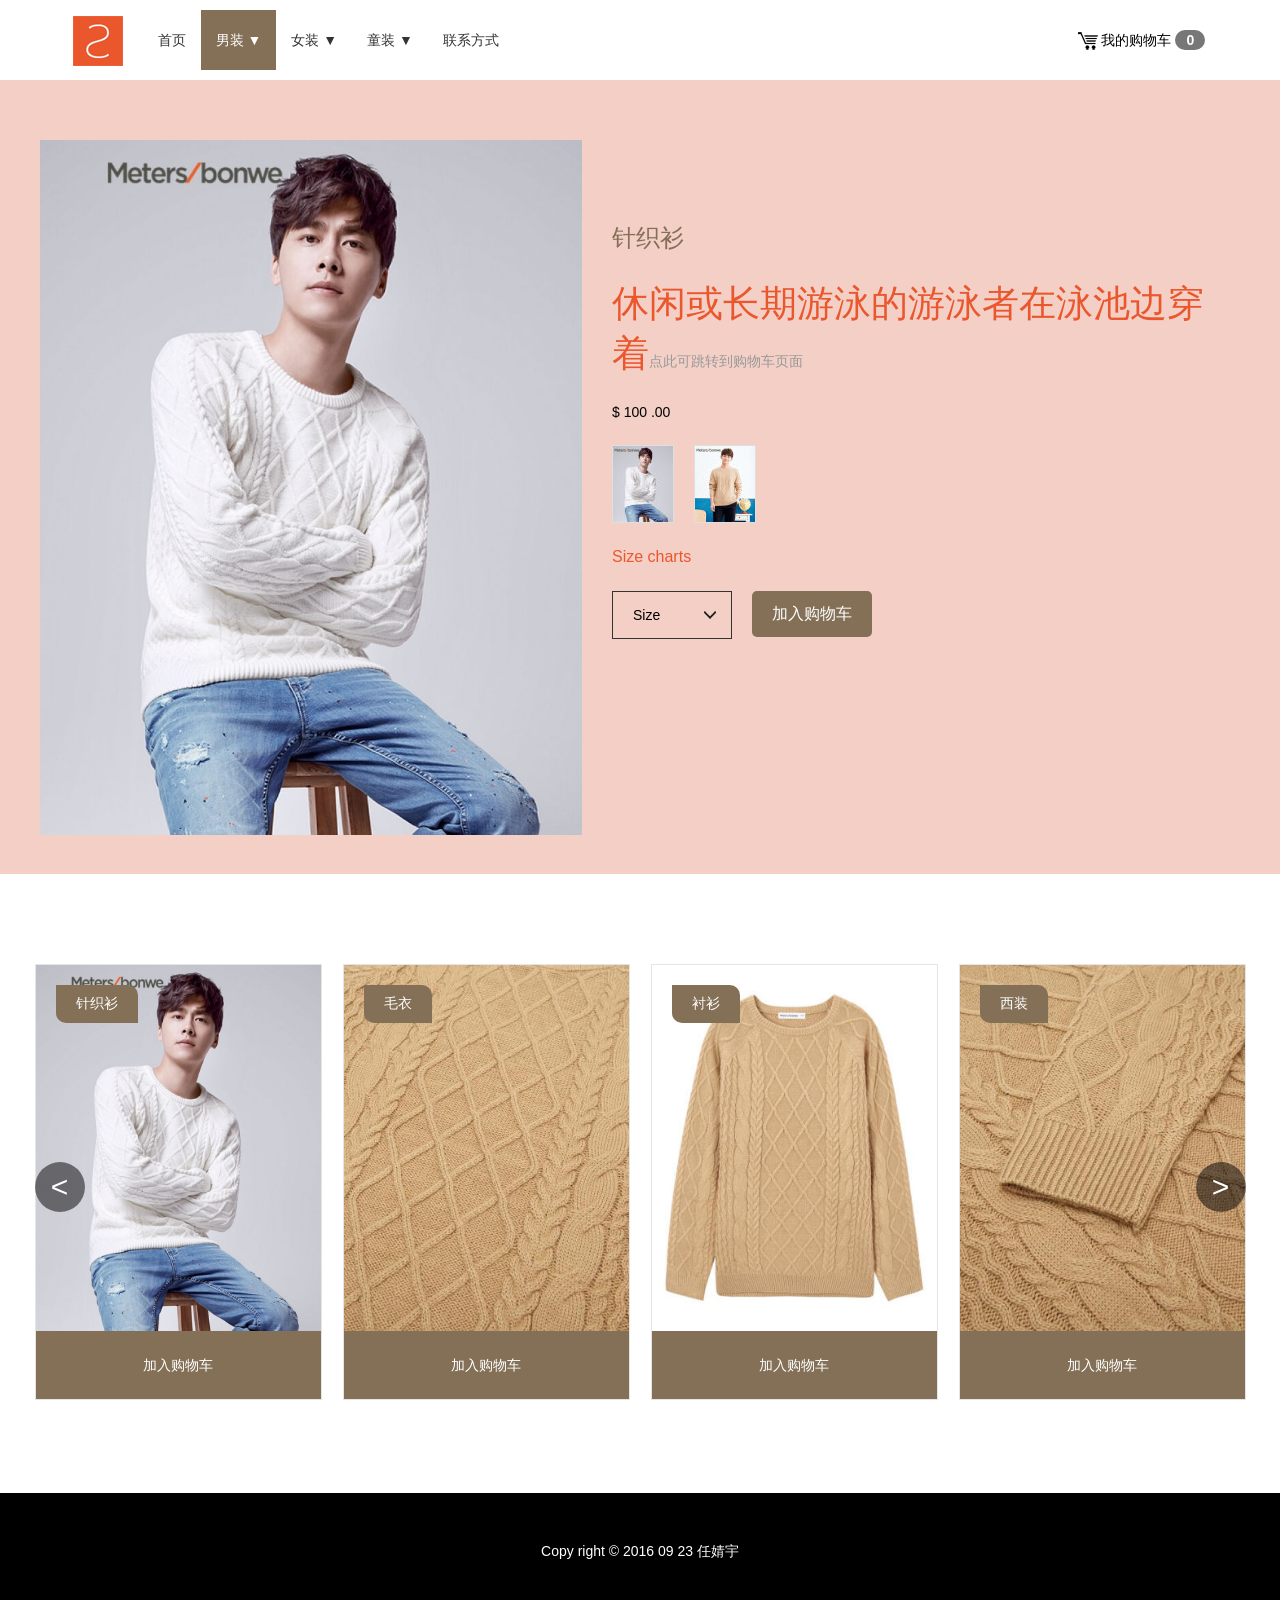
<file: test/index.html>
<!DOCTYPE html>
<html lang="en">
<head>
    <meta charset="UTF-8">
    <title>Title</title>
    <!--公用的-->
    <link href="css/base.css" rel="stylesheet" />
    <script src="js/jquery-2.1.1.min.js"></script>
    <script src="js/jquery.cookie.js"></script>

    <!--私有的-->
    <link href="css/index.css" rel="stylesheet" />
    <script src="js/index.js"></script>
</head>
<body>
	<!--header-->
    <div class="header">
        <a href="javascript:;" class="logo">
            <img src="images/logo1.png"/>
        </a>
        <div class="nav">
        	<a href="javascript:;" >首页</a>
        	<a href="javascript:;" class="active">
        		<div>男装 <span>▼</span></div>
        		<div class="down">
        			<ul>
	        			<li>
	        				<a href="">Access</a>
	        				<a href="">Access</a>
	        				<a href="">Access</a>
	        			</li>
	        			<li>
	        				<a href="">Access</a>
	        				<a href="">Access</a>
	        				<a href="">Access</a>
	        			</li>
	        			<li>
	        				<a href="">Access</a>
	        				<a href="">Access</a>
	        				<a href="">Access</a>
	        			</li>
	        			<li>
	        				<a href="">Access</a>
	        				<a href="">Access</a>
	        				<a href="">Access</a>
	        			</li>
	        			<li>
	        				<a href="">Access</a>
	        				<a href="">Access</a>
	        				<a href="">Access</a>
	        			</li>
	        			<li>
	        				<a href="">Access</a>
	        				<a href="">Access</a>
	        				<a href="">Access</a>
	        			</li>
	        			<li>
	        				<a href="">Access</a>
	        				<a href="">Access</a>
	        				<a href="">Access</a>
	        			</li>
	        		</ul>
        		</div>
        		
        	</a>
        	<a href="javascript:;">女装 <span>▼</span></a>
        	<a href="javascript:;">童装 <span>▼</span></a>
        	<a href="javascript:;">联系方式</a>
        </div>
        <div class="cart">
        	<img src="images/cart.png"/>
        	我的购物车
        	<i>0</i>
        </div>
    </div>
    <!--header-->
    
    <!--main-->
    <div class="main_bg">
    	<div class="main">
    		<div class="main_left">
    			<img id="p-img" src="#"/>
    		</div>
    		<div class="main_right">
    			<!--<h4 id="p-name">针织衫</h4>
    			<h2 id="p-info">
    				<a href="#">
    				针织衫针织衫针织衫针织衫针织衫
    				</a>
    			</h2>
    			<p id="p-price">$ 	<span>200</span> .00</p>
    			<div id="p-img-list">
    				<img src="images/MT_TYPE01_60x76.jpg" alt="" />
    				<img src="images/MT_TYPE02_60x76.jpg" alt="" />
    			</div>
    			<h3 id="size-charts">Size charts</h3>
    			<div class="size-cart">
    				<div class="choose-size">
    					<h6>
    						Size
    						<i class="down-sanjiao"><img src="images/arrow.png"/></i>
    					</h6>
    					<ul >	    					
	    					<li>1</li>
	    					<li>2</li>
	    					<li>3</li>
	    					<li>4</li>
	    				</ul>
    				</div>
    				
    				<a href="###" id="add-cart-t">加入购物车</a>
    			</div>-->
    		</div>
    	</div>
    </div>
    <!--main-->
    
    <!--list-->
    <div class="list">
    	<div class="list-box">
    		<!--<ul>
	    		<li class="l-img"><img src="images/MT04_350x449.jpg"/></li>
	    		<li  class="add-cart">
	    			<a href="###">加入购物车</a>
	    		</li>
	    	</ul>
	    	<ul>
	    		<li class="l-img"><img src="images/MT04_350x449.jpg"/></li>
	    		<li  class="add-cart">
	    			<a href="###">加入购物车</a>
	    		</li>
	    	</ul>
	    	<ul>
	    		<li class="l-img"><img src="images/MT04_350x449.jpg"/></li>
	    		<li  class="add-cart">
	    			<a href="###">加入购物车</a>
	    		</li>
	    	</ul>
	    	<ul>
	    		<li class="l-img"><img src="images/MT02_350x449.jpg"/></li>
	    		<li  class="add-cart">
	    			<a href="###">加入购物车</a>
	    		</li>
	    	</ul>
	    	<ul>
	    		<li class="l-img"><img src="images/MT03_350x449.jpg"/></li>
	    		<li  class="add-cart">
	    			<a href="###">加入购物车</a>
	    		</li>
	    	</ul>
	    	<ul>
	    		<li class="l-img"><img src="images/MT02_350x449.jpg"/></li>
	    		<li  class="add-cart">
	    			<a href="###">加入购物车</a>
	    		</li>
	    	</ul>-->
	    	
    	</div>
    	<div class="list-btn">
    		<a href="javascript:;" id="left-btn">
    			<
    		</a>
    		<a href="javascript:;" id="right-btn">
    			>
    		</a>
    	</div>
    </div>
    <!--list-->
    
    <!--footer-->
    <div class="footer">
    	Copy right &copy; 2016 09 23 任婧宇
    </div>
    <!--footer-->
</body>
</html>
</file>
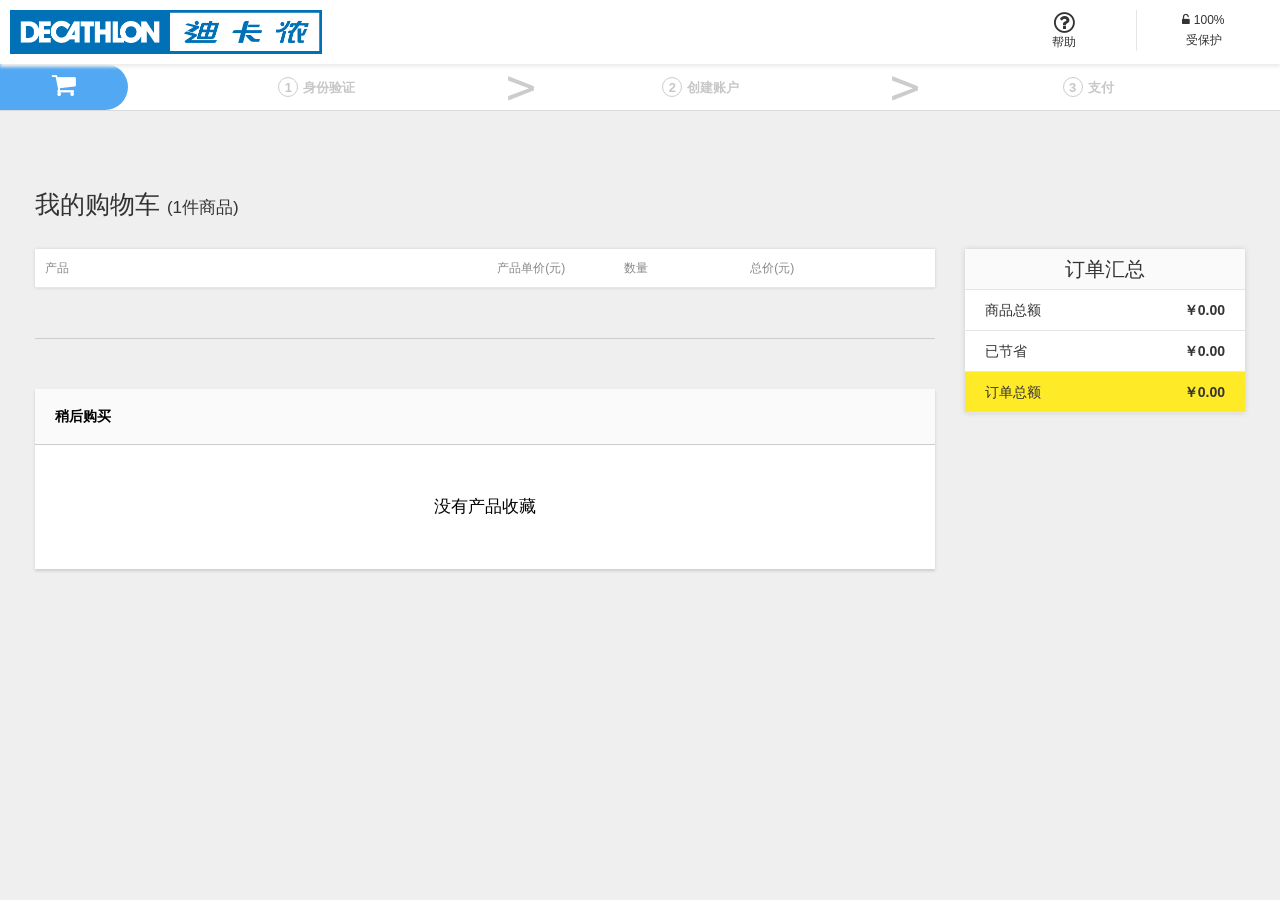
<file: dkn/cart.html>
<!DOCTYPE html>
<html lang="en">
<head>
    <meta charset="UTF-8">
    <meta http-equiv="X-UA-Compatible" content="IE=Edge,chrome=1">
    <meta name="renderer" content="webkit|ie-comp|ie-stand">
    <meta name="viewport" content="width=device-width, initial-scale=1.0, maximum-scale=1.0, user-scalable=no">
    <title>购物车</title>
    <link type="text/css" rel="stylesheet" href="css/public.css" />
    <link type="text/css" rel="stylesheet" href="css/font-awesome.min.css">
    <link rel="stylesheet" type="text/css" href="css/cart.css"/>
    <link rel="apple-touch-icon" href="images/icon-152x152.png">
    <link rel="icon" href="images/icon-152x152.png">
    <script src="js/jquery-2.1.1.min.js"></script>
	<script src="js/jquery.cookie.js" type="text/javascript" charset="utf-8"></script>
    <script src="js/bootstrap.min.js"></script>
    <script src="js/cart.js"></script>
    <script src="js/public.js"></script>
</head>
<body>
    <div class="cart_header">
    	<div class="cart_logo">
    		<a href="index.html"><img src="images/logo.png"/></a>
    	</div>
    	<div class="cart_help">
    		<p>
    			<i class="fa fa-question-circle-o fa-2x"></i>
    			帮助
    		</p>
    		<ul>
    			<li>
    				<i class="fa fa-unlock-alt"></i>
    				100%
    			</li>
    			<li>
    				受保护
    			</li>
    		</ul>
    	</div>
    </div>
	
	<div class="nav">
		<ul>
			<li class="active">
				<i class="fa fa-shopping-cart fa-2x"></i>
			
			</li>
			<li>
				<span>1</span>身份验证
				<b> > </b>
			</li>
			<li>
				<span>2</span>创建账户
				<b> > </b>
			</li>
			<li>
				<span>3</span>支付
				<b> > </b>
			</li>
		</ul>
	</div>
	
	<div class="main">
		<h1>我的购物车	<span>(1件商品)</span></h1>
		<div class="row">
			<div class="main_left col-lg-9">
				
				<div class="main_left_top">
				
					<div class="main_left_box">
						<!--标题-->
				        <div class="cart-tit">
				
				            <span class="tit-name">产品</span>
				            <span class="tit-price">产品单价(元)</span>
				            <span class="tit-num"> 数量</span>
				            <span class="tit-sum">总价(元)</span>
				        </div>
			        	<!--商品-->
			
			        	<ul class="cart-list">
				            <!-- <li class="cart-item">
				                
				                <a class="item-pic" href="detail.html">
				                    <img src="images/detils_pro01.jpg">
				                </a>
				            				
				                <div class="item-name">
				                    <a href="detail.html">
				                    	<ol>
				                    		<li>
				                    			<b>
				                    				DOMYOS
				                    			</b>
				                    		</li>
				                    		<li>
				                    			健身运动保暖柔软男童拉链夹克 DOMYOS ZIP-UP FITNESS JACKET
				                    		</li>
				                    		<li>
				                    			货号 : 2021021
				                    		</li>
				                    		<li>
				                    			颜色 : 橘黄色 - 尺寸 : 5岁
				                    		</li>
				                    		<li>
				                    			<a href="###">修改</a> | <a href="###">加入"稍后购买"</a>
				                    		</li>
				                    	</ol>
				                    </a>
				                </div>
				                
				                <p class="item-price">￥100.00</p>
				                <div class="item-num">
				                    <div class="num-wrap ovfl">
				                        <a href="javascript:;" class="num-minus">-</a>
				                        <input type="text" value="10" class="num-text" />
				                        <a href="javascript:;" class="num-plus">+</a>
				                    </div>
				            				
				                </div>
				                <p class="item-sum">￥1000.00</p>
				                <div class="item-option">
				                    <p><a href="javascript:;" class="item-delete">X</a></p>
				                </div>
				            	
				            </li> -->
							
			           
			        	</ul>
			
					</div>
				</div>
				
		        <div class="main_left_bottom">
		        	
		        	<div class="">
		        		<h4>稍后购买</h4>
		        		<p>
		        			没有产品收藏
		        		</p>
		        	</div>
		        </div>
		   	</div>
		   <!--底部的bar-->
	        <div id="cart-bar" class="col-lg-3 main_right">
	            <ul>
	            	<li>订单汇总</li>
	            	<li>商品总额<span class="all-num">￥0.00</span></li>
	            	<li>已节省<span>￥0.00</span></li>
	            	<li>订单总额<span class="all-sum">￥0.00</span></li>
	            </ul>
	        </div>
		</div>
	</div>
</body>
</html>
</file>
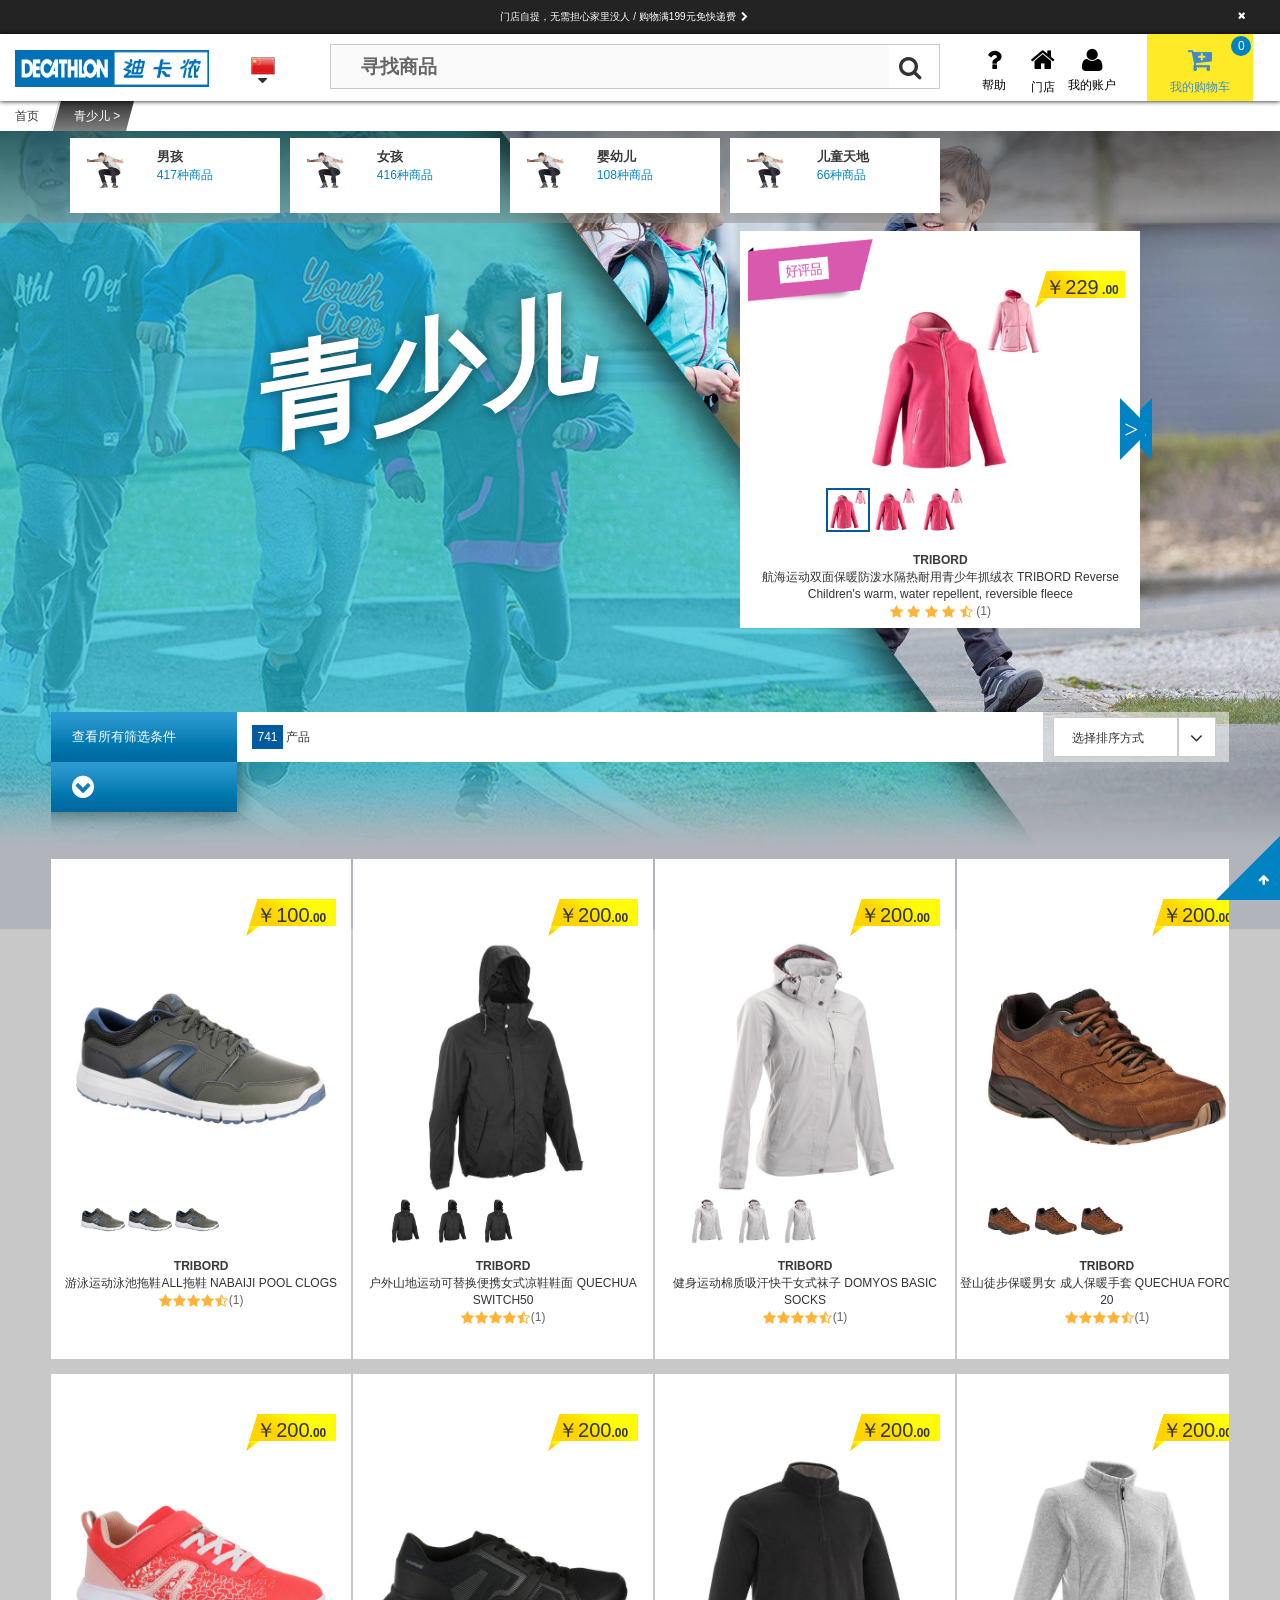
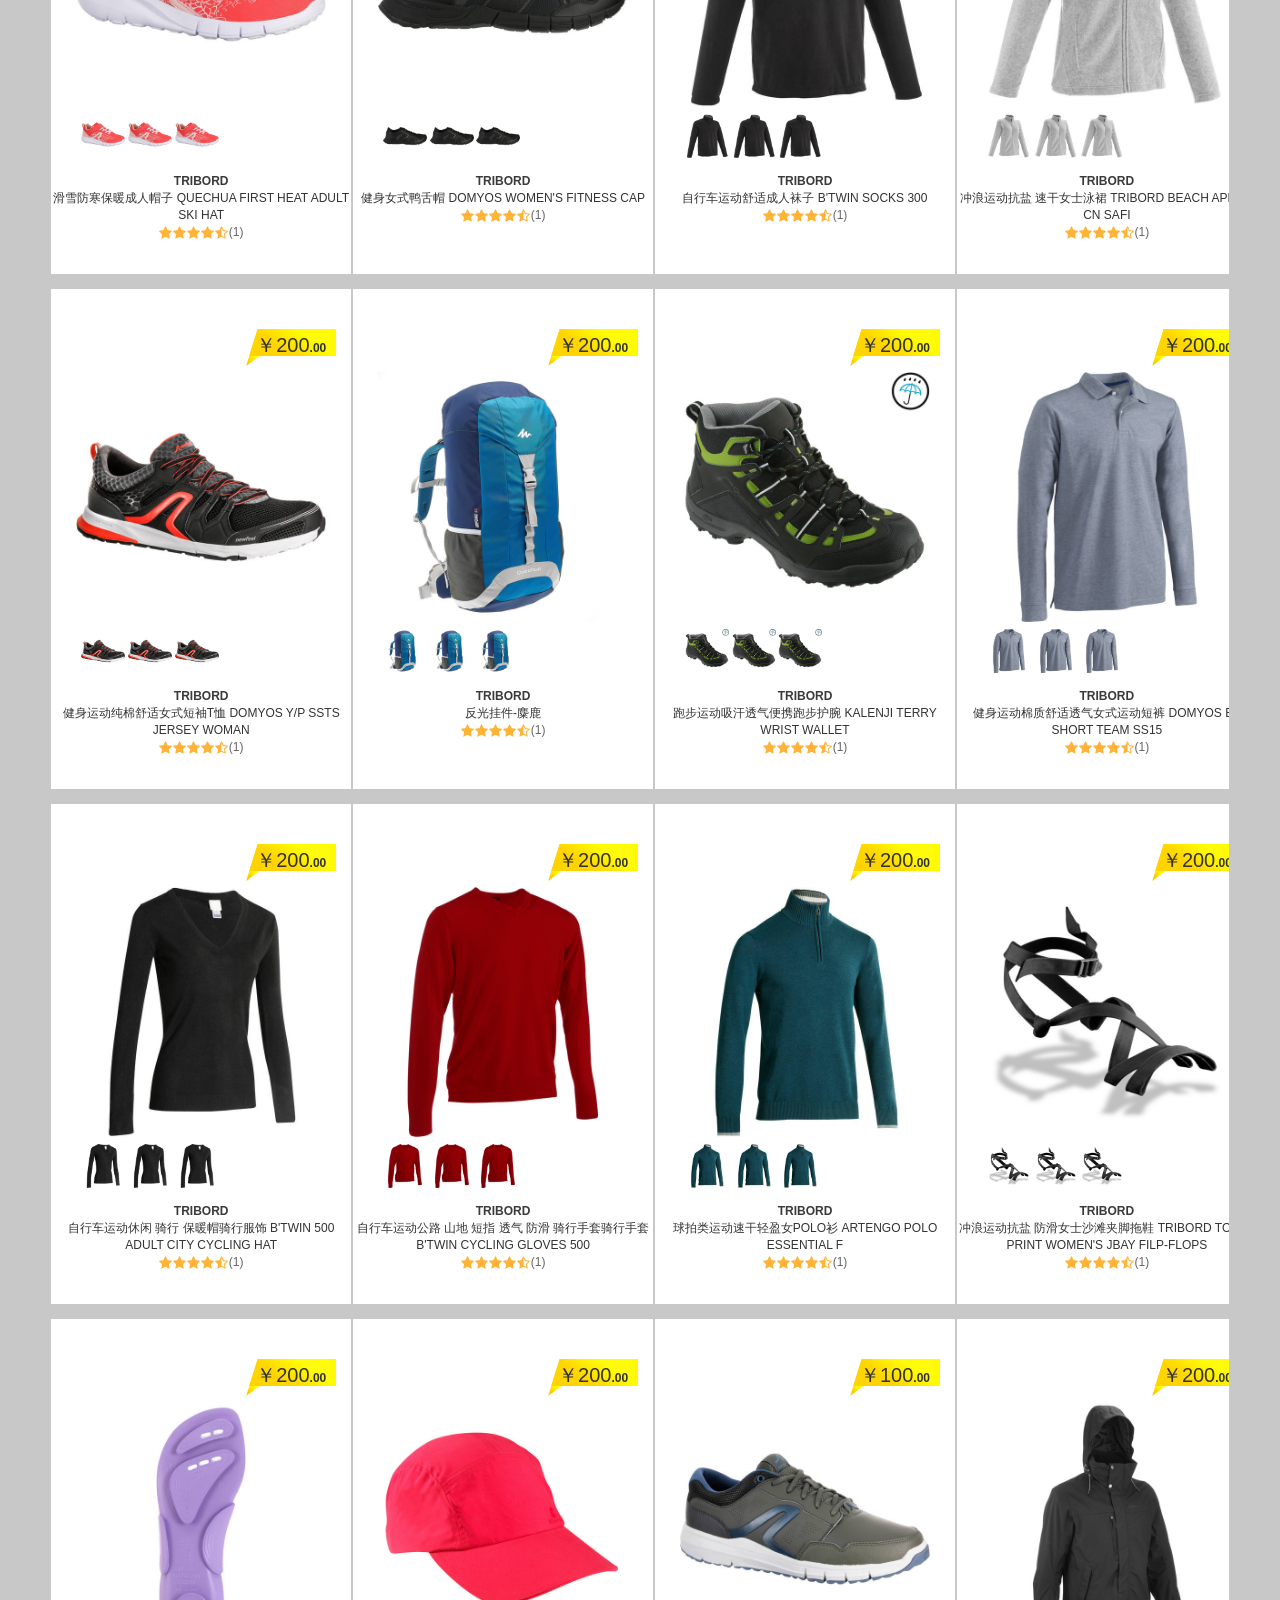
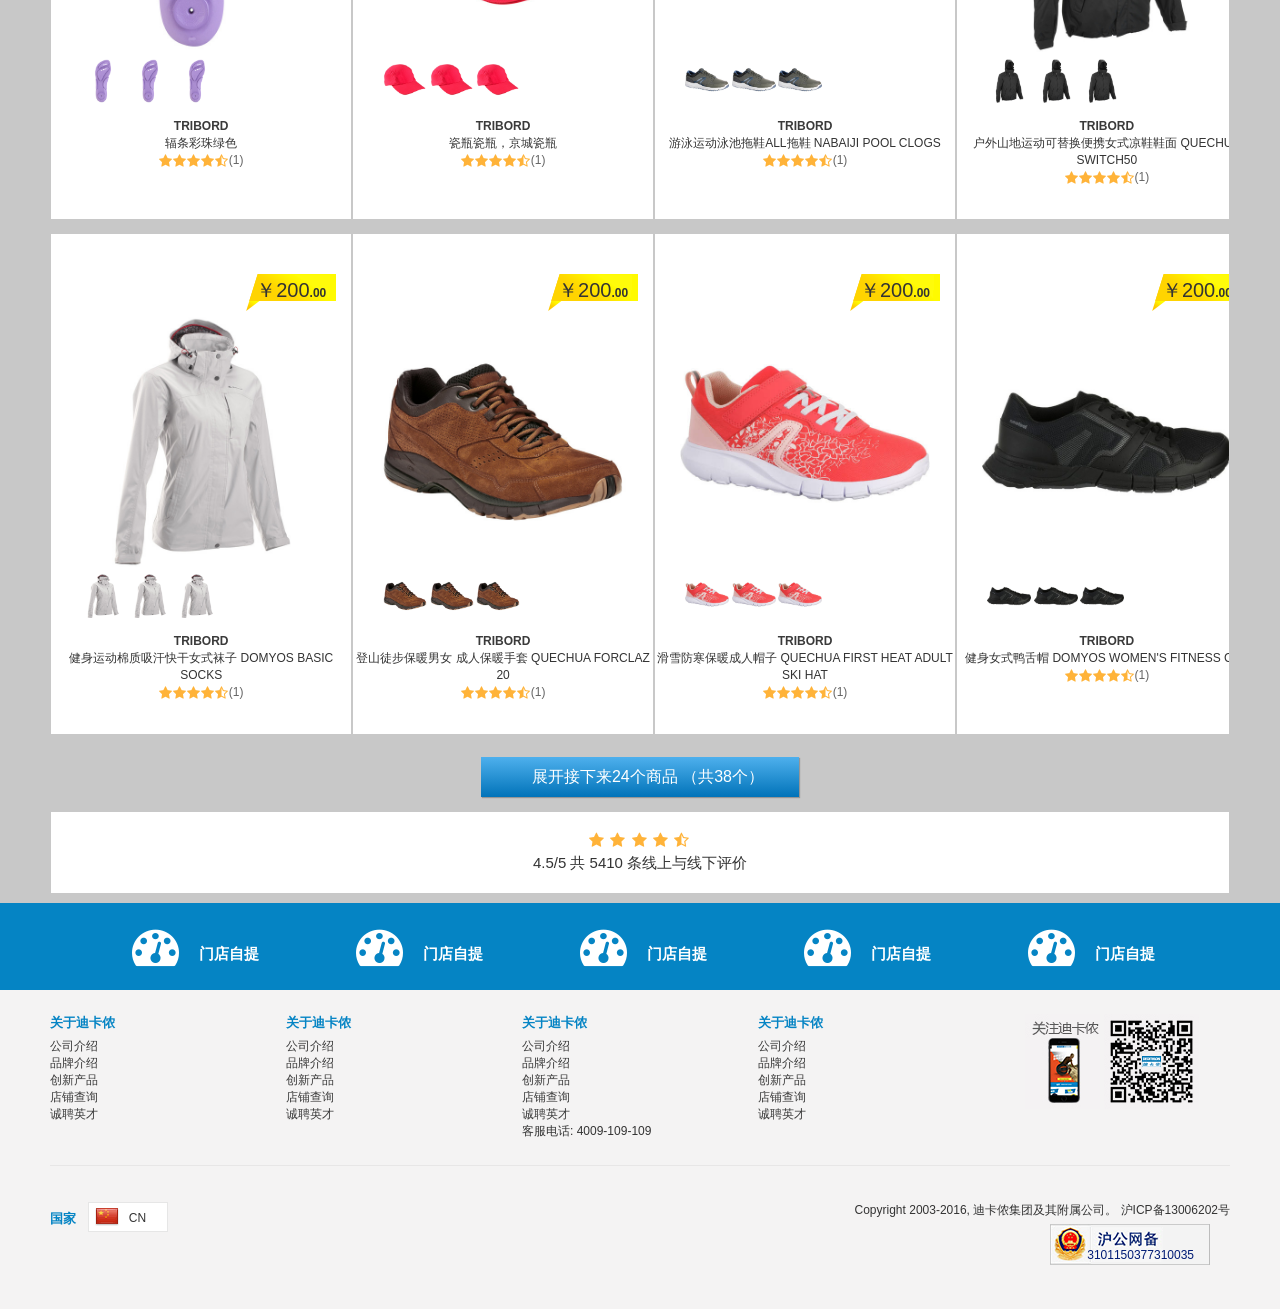
<file: dkn/list.html>
<!DOCTYPE html>
<html lang="en">
<head>
    <meta charset="UTF-8">
    <meta http-equiv="X-UA-Compatible" content="IE=Edge,chrome=1">
    <meta name="renderer" content="webkit|ie-comp|ie-stand">
    <meta name="viewport" content="width=device-width, initial-scale=1.0, maximum-scale=1.0, user-scalable=no">
    <title>青少儿 | 迪卡侬</title>
    <link type="text/css" rel="stylesheet" href="css/public.css" />
    <link type="text/css" rel="stylesheet" href="css/font-awesome.min.css">
    <link rel="stylesheet" type="text/css" href="css/list.css"/>
    <link rel="apple-touch-icon" href="images/icon-152x152.png">
    <link rel="icon" href="images/icon-152x152.png">
    <script src="js/jquery-2.1.1.min.js"></script>
	<script src="js/jquery.cookie.js" type="text/javascript" charset="utf-8"></script>
    <script src="js/bootstrap.min.js"></script>
    <script src="js/list.js"></script>
    <script src="js/public.js"></script>
</head>
<body>
    <div class="small_close">
        <div class="nav_left_close"> X </div>
    </div>

    <!--头部广告-->
    <div class="top_banner" id="top">门店自提，无需担心家里没人 / 购物满199元免快递费<i class="fa fa-chevron-right"></i> <i class="fa fa-close" id="top_close"></i></div>
    <!--头部广告-->
    <!--头部begin-->
    <div class="header container-fluid">
        <div class="row">
            <div class="hidden-lg hidden-md  col-sm-1 col-xs-1 small_menu">

                <div class="panel panel-info">
                    <div class="">
                        <h4 class="panel-title">
                            <a >
                                <i class="fa fa-bars"></i>
                                <br>
                                <span>菜单</span>
                            </a>
                        </h4>
                    </div>
                </div>
            </div>
            <a href="index.html" class="col-lg-2 col-md-3 col-sm-9 col-xs-9 logo "><img src="images/logo.png"></a>
            <div class="choose col-lg-1 col-md-1 hidden-sm hidden-xs">
                <img src="images/flag-zh.png" alt="">
                <p><i class="fa fa-caret-down fa-lg"></i></p>
                <ul>
                    <li>
                        <a href="#">
                            <img src="images/flag-zh.png" alt="">
                            <div>中国</div>
                        </a>
                    </li>
                    <li>
                        <a href="#">
                            <img src="images/flag-en.png" alt="">
                            <div>英国</div>
                        </a>
                    </li>
                </ul>
            </div>
            <div class="search col-lg-6 col-md-4 hidden-sm hidden-xs">
                <form action="###" class="row">
                    <div class="search_txt col-lg-11 col-md-10 col-sm-9">
                        <input type="text" placeholder="寻找商品">
                    </div>
                    <div class="search_btn col-lg-1 col-md-2 col-sm-3">
                        <input type="submit" value=" ">
                        <i class="fa fa-search fa-2x"></i>
                    </div>
                </form>
            </div>
            <div class="menu col-lg-2 col-md-2 hidden-sm hidden-xs">
                <ul class="menu_help">
                    <a href="###">
                        <li><i class="fa fa-question"></i></li>
                        <li>帮助</li>
                        <p></p>
                        <div class="help_list">
                            <i class="help_sanjiao fa fa-caret-up fa-3x"></i>
                            <h2>需要帮助？</h2>
                            <ul>
                                <li>
                                    <i class="fa fa-question"></i>
                                    <span>
                                        查看
                                        <a href="###">常见问题</a>
                                    </span>
                                </li>
                                <li>
                                    <i class="fa fa-question help_list_i2"></i>
                                    <span>
                                联系我们： 4009-109-109<br>
                                9:00~18:00/ 周一至周日<br>
                                (包括公众假期)</span>
                                </li>
                                <li>
                                    <i class="fa fa-question"></i>
                                    <span>给我们发送
                                    <a href="###">邮件</a>
                                </span>

                                </li>
                                <li>
                                    <i class="fa fa-question"></i>
                                    <span>
                                    联系您的门店	寻找您附近的门店
                                <a href="###">这里</a>
                                </span>
                                </li>
                            </ul>
                        </div>
                    </a>

                </ul>
                <ul>
                    <a href="javascript:;">
                        <li><i class="fa fa-home"></i></li>
                        <li>门店</li>
                    </a>
                </ul>
                <ul class="menu_user">
                    <a href="login.html">
                        <li><i class="fa fa-user"></i></li>
                        <li>我的账户</li>
                        <p></p>
                    </a>
                </ul>
            </div>
            <div class="cart_plus col-lg-1 col-md-1 col-sm-2 col-xs-2">
				<ul>
                    <a href="cart.html">
                    	<li><i class="fa fa-cart-plus"></i></li>
	                    <li>我的购物车</li>
	                    <p id="header_cart">0</p>
                    </a>
                </ul>
                <div class="cart_list">
                	<i class="cart_sanjiao  fa fa-caret-up fa-3x"></i>
                    <h2>我的购物车</h2>
                	<div class="cart_list_null">
                		<img src="images/checkout-empty-cart.jpg">
	                    <br>
	                    <b>您的购物车是空的</b>
	                    <br>
	                    <a href="index.html">继续购物</a>
                	</div>             
                	<div class="cart_list_full">
                		<div class="cart_data">
                			<ul>                			
                			</ul>
                		</div>               		

	                	<div class="shopping_cart">总共<span>1</span>件商品</div>
	                    <a id="lj_sum" href="cart.html">立即结算</a>
                	</div>      
                </div>
            </div>
        </div>
    </div>
    <!--头部end-->
	
	<div class="title">
		<ul>
			<li class="home"><div></div><a href="index.html">首页</a></li>
			<li class="other"><div></div><a href="###">青少儿 <span> > </span></a></li>
		</ul>
		<div class="title_bot">
			<a href="###">
				<dl>
					<dt></dt>
					<dd>
						<span>男孩</span>
						<br />
						417种商品
					</dd>
				</dl>
			</a>
			<a href="###">
				<dl>
					<dt></dt>
					<dd>
						<span>女孩</span>
						<br />
						416种商品
					</dd>
				</dl>
			</a>
			<a href="###">
				<dl>
					<dt></dt>
					<dd>
						<span>婴幼儿</span>
						<br />
						108种商品
					</dd>
				</dl>
			</a>
			<a href="###">
				<dl>
					<dt></dt>
					<dd>
						<span>儿童天地</span>
						<br />
						66种商品
					</dd>
				</dl>
			</a>
		</div>
	</div>
	<div class="inner">
		<div class="inner_topbg">
			<img src="images/qsn_bg.jpg"/>
		</div>
		<div class="inner_top row">
			<div class="inner_top_left col-lg-7">
				<h1>青少儿</h1>
			</div>
			<div class="inner_top_right col-lg-5">
				<div class="pro_price_left">            		
            	</div>
            	<button class="inner_top_btn inner_top_right_prev"></button>
            	<div class="pro_price_cont">
            		<div class="pro_price_box">
	            		<ul>
		                    <a href="###">
		                        <li class="pro_price">
		                        	
		                            <div class="pro_price_right">
		                                <b>￥229</b>
		                                <span>.00</span>
		                            </div>
		                        </li>
		                        <li class="pro_img">
		                        	<div class="pro_img_big">
		                        		<img src="images/list_top_pro01.jpg">
		                        		<img src="images/list_top_pro01.jpg">
		                        		<img src="images/list_top_pro01.jpg">
		                        	</div>
		                            <div class="pro_img_small">
		                            	<img class="active"  src="images/list_top_pro01.jpg">
		                        		<img src="images/list_top_pro01.jpg">
		                        		<img src="images/list_top_pro01.jpg">
		                            </div>
		                        </li>
		                        <li class="pro_txt">
		                        	<div class="pro_txt_title">
		                        		Tribord
		                        	</div>
		                            航海运动双面保暖防泼水隔热耐用青少年抓绒衣 TRIBORD Reverse Children's warm, water repellent, reversible fleece
		                        </li>
		                        <li class="pro_brand">
		                            <span class="pro_evaluate">
		                               <i class="fa fa-star"></i>
		                               <i class="fa fa-star"></i>
		                               <i class="fa fa-star"></i>
		                               <i class="fa fa-star"></i>
		                               <i class="fa fa-star-half-empty"></i>
		                               <span>(1)</span>
		                           </span>
		                        </li>
		                    </a>
		                </ul>
		                <ul>
		                    <a href="###">
		                        <li class="pro_price">
		                        	
		                            <div class="pro_price_right">
		                                <b>￥229</b>
		                                <span>.00</span>
		                            </div>
		                        </li>
		                        <li class="pro_img">
		                        	<div class="pro_img_big">
		                        		<img src="images/list_top_pro01.jpg">
		                        		<img src="images/list_top_pro01.jpg">
		                        		<img src="images/list_top_pro01.jpg">
		                        	</div>
		                            <div class="pro_img_small">
		                            	<img src="images/list_top_pro01.jpg">
		                        		<img src="images/list_top_pro01.jpg">
		                        		<img src="images/list_top_pro01.jpg">
		                            </div>
		                        </li>
		                        <li class="pro_txt">
		                        	<div class="pro_txt_title">
		                        		Tribord
		                        	</div>
		                            航海运动双面保暖防泼水隔热耐用青少年抓绒衣 TRIBORD Reverse Children's warm, water repellent, reversible fleece
		                        </li>
		                        <li class="pro_brand">
		                            <span class="pro_evaluate">
		                               <i class="fa fa-star"></i>
		                               <i class="fa fa-star"></i>
		                               <i class="fa fa-star"></i>
		                               <i class="fa fa-star"></i>
		                               <i class="fa fa-star-half-empty"></i>
		                               <span>(1)</span>
		                           </span>
		                        </li>
		                    </a>
		                </ul>
		                <ul>
		                    <a href="###">
		                        <li class="pro_price">
		                        	
		                            <div class="pro_price_right">
		                                <b>￥229</b>
		                                <span>.00</span>
		                            </div>
		                        </li>
		                        <li class="pro_img">
		                        	<div class="pro_img_big">
		                        		<img src="images/list_top_pro01.jpg">
		                        		<img src="images/list_top_pro01.jpg">
		                        		<img src="images/list_top_pro01.jpg">
		                        	</div>
		                            <div class="pro_img_small">
		                            	<img src="images/list_top_pro01.jpg">
		                        		<img src="images/list_top_pro01.jpg">
		                        		<img src="images/list_top_pro01.jpg">
		                            </div>
		                        </li>
		                        <li class="pro_txt">
		                        	<div class="pro_txt_title">
		                        		Tribord
		                        	</div>
		                            航海运动双面保暖防泼水隔热耐用青少年抓绒衣 TRIBORD Reverse Children's warm, water repellent, reversible fleece
		                        </li>
		                        <li class="pro_brand">
		                            <span class="pro_evaluate">
		                               <i class="fa fa-star"></i>
		                               <i class="fa fa-star"></i>
		                               <i class="fa fa-star"></i>
		                               <i class="fa fa-star"></i>
		                               <i class="fa fa-star-half-empty"></i>
		                               <span>(1)</span>
		                           </span>
		                        </li>
		                    </a>
		                </ul>
	            	</div>
            	</div>

				<button class="inner_top_btn inner_top_right_next"></button>
			</div>
		</div>
		<div class="inner_bot">
			<div class="inner_bot_title row" id="inner_bot_title">
				<div class="inner_bot_title_left col-lg-2">
					查看所有筛选条件
					<i class="fa fa-chevron-circle-down fa-2x"></i>
				</div>
				<div class="inner_bot_title_center col-lg-8">
					<span>741</span>
					产品
				</div>
				<div class="inner_bot_title_right col-lg-2">
					<div class="inner_bot_title_right_tit">
						选择排序方式
						<span>
							<i class="fa fa-angle-down"></i>
						</span>
					</div>
					<ul>
						<li class="active">选择排序方式</li>
						<li>价格从低到高</li>
						<li>价格从低到高</li>
						<li>价格从低到高</li>
						<li>价格从低到高</li>
					</ul>
				</div>
			</div>
			<div class="row inner_bot_cont">
				<div class="col-lg-3 ">
					
					
				</div>
				<div class="col-lg-3 ">
					
					
				</div>
				<div class="col-lg-3 ">
					
					
				</div>
				<div class="col-lg-3 ">
					
					
				</div>
				<div class="col-lg-3 ">
					
					
				</div>
				<div class="col-lg-3 ">
					
					
				</div>
				<div class="col-lg-3 ">
					
					
				</div>
				<div class="col-lg-3 ">
					
					
				</div>
			</div>
			<div class="inner_more">
				<a href="javascript:;" id="add_more">展开接下来24个商品 （共741个）</a>
				<span id="hintLastDate">已经是最后一条数据了</span>
			</div>
			<div class="inner_brand">
				<span class="evaluate">
	               <i class="fa fa-star"></i>
	               <i class="fa fa-star"></i>
	               <i class="fa fa-star"></i>
	               <i class="fa fa-star"></i>
	               <i class="fa fa-star-half-empty"></i>
	           </span>
	           <p>
	           	4.5/5 共 5410 条线上与线下评价
	           </p>
			</div>
		</div>
		
	</div>
  
    <!--footer begin-->
    <div class="footer">
    	<div class="footer_services">
    		<ul class="footer_services_cont">
    			<li>
    				<a href="###">
    					<i class="fa fa-dashboard"></i>
    					<span>门店自提</span>
    				</a>
    			</li>
    			<li>
    				<a href="###">
    					<i class="fa fa-dashboard"></i>
    					<span>门店自提</span>
    				</a>
    			</li>
    			<li>
    				<a href="###">
    					<i class="fa fa-dashboard"></i>
    					<span>门店自提</span>
    				</a>
    			</li>
    			<li>
    				<a href="###">
    					<i class="fa fa-dashboard"></i>
    					<span>门店自提</span>
    				</a>
    			</li>
    			<li>
    				<a href="###">
    					<i class="fa fa-dashboard"></i>
    					<span>门店自提</span>
    				</a>
    			</li>
    		</ul>
    	</div>
    	<div class="footer_about row">
    		<ul>
    			<li class="footer_about_tit"><a href="###">关于迪卡侬</a></li>
    			<li><a href="###">公司介绍</a></li>
    			<li><a href="###">品牌介绍</a></li>
    			<li><a href="###">创新产品</a></li>
    			<li><a href="###">店铺查询</a></li>
    			<li><a href="###">诚聘英才</a></li>
    		</ul>
    		<ul>
    			<li class="footer_about_tit"><a href="###">关于迪卡侬</a></li>
    			<li><a href="###">公司介绍</a></li>
    			<li><a href="###">品牌介绍</a></li>
    			<li><a href="###">创新产品</a></li>
    			<li><a href="###">店铺查询</a></li>
    			<li><a href="###">诚聘英才</a></li>
    		</ul>
    		<ul>
    			<li class="footer_about_tit"><a href="###">关于迪卡侬</a></li>
    			<li><a href="###">公司介绍</a></li>
    			<li><a href="###">品牌介绍</a></li>
    			<li><a href="###">创新产品</a></li>
    			<li><a href="###">店铺查询</a></li>
    			<li><a href="###">诚聘英才</a></li>
    			<li>客服电话: 4009-109-109</li>
    		</ul>
    		<ul>
    			<li class="footer_about_tit"><a href="###">关于迪卡侬</a></li>
    			<li><a href="###">公司介绍</a></li>
    			<li><a href="###">品牌介绍</a></li>
    			<li><a href="###">创新产品</a></li>
    			<li><a href="###">店铺查询</a></li>
    			<li><a href="###">诚聘英才</a></li>
    		</ul>
    		
    		<ul class="about_ewm">
    			<img src="images/about_ewm.png" />
    			<img src="images/abot_ewm2.png" />

    		</ul>
    		
    	</div>
    	<div class="copyright">
    		<div class="copy_left">
    			<h3>国家</h3>
    			<button>
    				<div class="flag_cn"></div>
    				<span>CN</span>
    			</button>
    		</div>
    		<div class="copy_rigth">
    			Copyright 2003-2016, 迪卡侬集团及其附属公司。 沪ICP备13006202号
    			<br />
    			<img src="images/picp_bg.png"/>
    			<span>3101150377310035</span>
    		</div>
    	</div>
    </div>
    <!--footer end-->
    
    <!--go top-->
    <a href="#top" class="go_top">
    	<i class="fa fa-arrow-up"></i>
    </a>
</body>
</html>
</file>
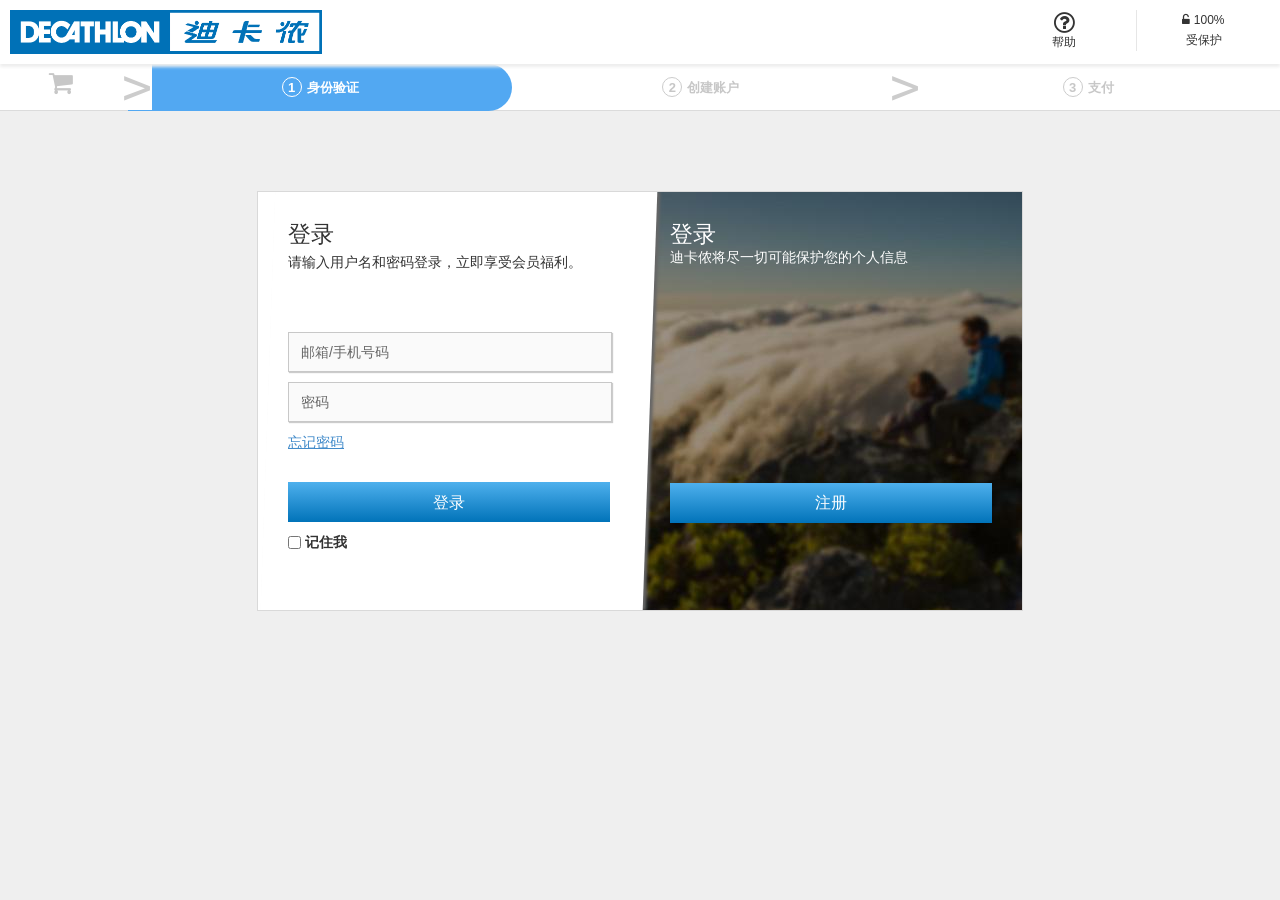
<file: dkn/login.html>
<!DOCTYPE html>
<html lang="en">
<head>
    <meta charset="UTF-8">
    <meta http-equiv="X-UA-Compatible" content="IE=Edge,chrome=1">
    <meta name="renderer" content="webkit|ie-comp|ie-stand">
    <meta name="viewport" content="width=device-width, initial-scale=1.0, maximum-scale=1.0, user-scalable=no">
    <title>登录</title>
    <link type="text/css" rel="stylesheet" href="css/public.css" />
    <link type="text/css" rel="stylesheet" href="css/font-awesome.min.css">
    <link rel="stylesheet" type="text/css" href="css/cart.css"/>
    <link rel="apple-touch-icon" href="images/icon-152x152.png">
    <link rel="icon" href="images/icon-152x152.png">
    <script src="js/jquery-2.1.1.min.js"></script>
    <script src="js/bootstrap.min.js"></script>
    <script src="js/login.js"></script>
</head>
<body>
    <div class="cart_header">
    	<div class="cart_logo">
    		<a href="index.html"><img src="images/logo.png"/></a>
    	</div>
    	<div class="cart_help">
    		<p>
    			<i class="fa fa-question-circle-o fa-2x"></i>
    			帮助
    		</p>
    		<ul>
    			<li>
    				<i class="fa fa-unlock-alt"></i>
    				100%
    			</li>
    			<li>
    				受保护
    			</li>
    		</ul>
    	</div>
    </div>
	
	<div class="nav">
		
		<ul>
			<li>
				<i class="fa fa-shopping-cart fa-2x"></i>
				<b> > </b>
			</li >
			<li class="active">
				<span>1</span>身份验证
				
			</li>
			<li>
				<span>2</span>创建账户
				<b> > </b>
			</li>
			<li>
				<span>3</span>支付
				<b> > </b>
			</li>
		</ul>
	</div>
	
	<div class="main">
		<div class="login">
			<div class="login_left">
				<div class="login_left_zz"></div>
				<div class="login_left_cont">
					<h2>登录</h2>
					<ul>
						<form>
							<li>请输入用户名和密码登录，立即享受会员福利。</li>
							<li class="input_style">
								<input id="login_user" name="login_user" type="text" placeholder="邮箱/手机号码">
								<p class="prompt_info">请输入正确的手机号码与邮箱</p>
							</li>
							<li class="input_style">
								<input id="login_pwd" name="login_pwd" type="password" placeholder="密码">
								<p class="prompt_info">必须填</p>
							</li>
							<li><a href="javascript:;">忘记密码</a></li>
							<li><button id="login_btn" type="submit">登录</button></li>
							<li>
								<input id="remember_me" name="remember_me" type="checkbox" >
								<label for="remember_me">记住我</label>
							</li>
						</form>					
					</ul>
				</div>
				
			</div>
			<div class="login_right">
				<h2>登录</h2>
				<p>迪卡侬将尽一切可能保护您的个人信息</p>
				<a href="register.html">注册</a>
			</div>
		</div>
	</div>
</body>
</html>
</file>
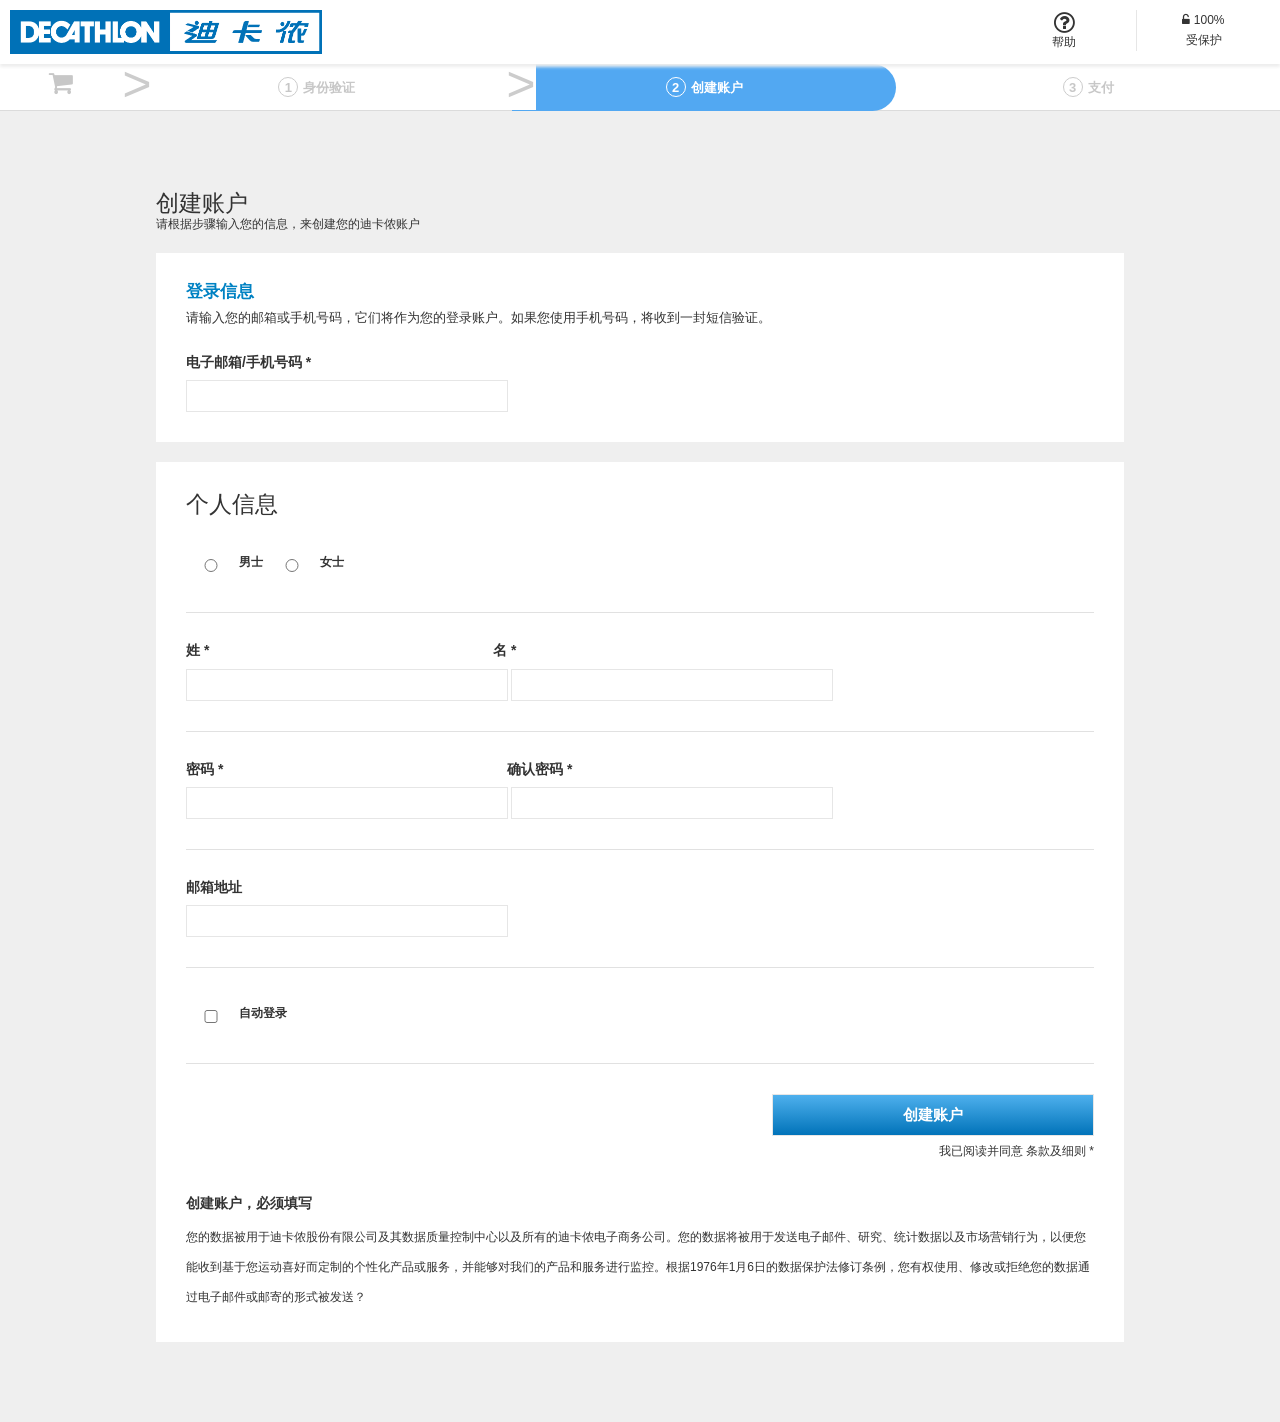
<file: dkn/register.html>
<!DOCTYPE html>
<html lang="en">
<head>
    <meta charset="UTF-8">
    <meta http-equiv="X-UA-Compatible" content="IE=Edge,chrome=1">
    <meta name="renderer" content="webkit|ie-comp|ie-stand">
    <meta name="viewport" content="width=device-width, initial-scale=1.0, maximum-scale=1.0, user-scalable=no">
    <title>注册</title>
    <link type="text/css" rel="stylesheet" href="css/public.css" />
    <link type="text/css" rel="stylesheet" href="css/font-awesome.min.css">
    <link rel="stylesheet" type="text/css" href="css/cart.css"/>
    <link rel="apple-touch-icon" href="images/icon-152x152.png">
    <link rel="icon" href="images/icon-152x152.png">
    <script src="js/jquery-2.1.1.min.js"></script>
    <script src="js/bootstrap.min.js"></script>
    <script src="js/reg.js"></script>
</head>
<body>
    <div class="cart_header">
    	<div class="cart_logo">
    		<a href="index.html"><img src="images/logo.png"/></a>
    	</div>
    	<div class="cart_help">
    		<p>
    			<i class="fa fa-question-circle-o fa-2x"></i>
    			帮助
    		</p>
    		<ul>
    			<li>
    				<i class="fa fa-unlock-alt"></i>
    				100%
    			</li>
    			<li>
    				受保护
    			</li>
    		</ul>
    	</div>
    </div>
	
	<div class="nav">
		<ul>
			<li>
				<i class="fa fa-shopping-cart fa-2x"></i>
				<b> > </b>
			</li >
			<li>
				<span>1</span>身份验证
				<b> > </b>
			</li>
			<li class="active">
				<span>2</span>创建账户
				
			</li>
			<li>
				<span>3</span>支付
				<b> > </b>
			</li>
		</ul>
	</div>
	
	<div class="main">
		<div class="register">
			<h2>创建账户</h2>
			<p>请根据步骤输入您的信息，来创建您的迪卡侬账户</p>
			<form id="register_form">
				<div class="register_info">
					<h4>登录信息</h4>
					<p>请输入您的邮箱或手机号码，它们将作为您的登录账户。如果您使用手机号码，将收到一封短信验证。</p>
					<div class="input_box">
						<h5>电子邮箱/手机号码 *</h5>
						<input type="text" id="tel_btn" name="tel_btn">
						<i class="fa fa-check"></i>
						<p>此项为必填项</p>
					</div>
				</div>

				<div  class="register_info">
					<h2>个人信息</h2>
					<ul>
						<li>
							<input type="radio" name="sex" id="man">
							<label for="man">男士 </label>
							<input type="radio" name="sex" id="women">
							<label for="women">女士 </label>
							<p>必须选择您的性别</p>
						</li>  
						<li>
							<h5>
								<span>姓 *</span>  <span>名 *</span>
							</h5>
							<div>
								<input type="text" name="s_name" id="s_name">
								<input type="text" name="p_name" id="p_name">
							</div>
							<p>此项为必填项</p>
						</li>
						<li>
							<h5>
								<span>密码 *</span>  <span>确认密码 *</span>
							</h5>
							<div>
								<input type="password" name="pwd" id="pwd">
								<i class="fa fa-check pwd_info"></i>
								<input type="password" name="qr_pwd" id="qr_pwd">
							</div>
							<p>此项为必填项</p>
						</li>
						<li>
							<h5>
								邮箱地址
							</h5>
							<div>
								<input type="text" name="email" id="email">		
								<i class="fa fa-check email_info"></i>
							</div>
							<p>此项为必填项</p>
						</li>
						<li>
							<input id="auto_login" name="auto_login" type="checkbox" >
							<label for="auto_login">自动登录</label>
						</li>
					</ul>
					
					<div class="creat_user">
						<input type="submit" id="creat_user" value="创建账户">
						<br>
						<span>
							我已阅读并同意 条款及细则 *
						</span>
					</div>

					<div class="bottom">
						<h5>创建账户，必须填写</h5>
	您的数据被用于迪卡侬股份有限公司及其数据质量控制中心以及所有的迪卡侬电子商务公司。您的数据将被用于发送电子邮件、研究、统计数据以及市场营销行为，以便您能收到基于您运动喜好而定制的个性化产品或服务，并能够对我们的产品和服务进行监控。根据1976年1月6日的数据保护法修订条例，您有权使用、修改或拒绝您的数据通过电子邮件或邮寄的形式被发送？
					</div>

				</div>
			</form>
		</div>
	</div>
</body>
</html>
</file>
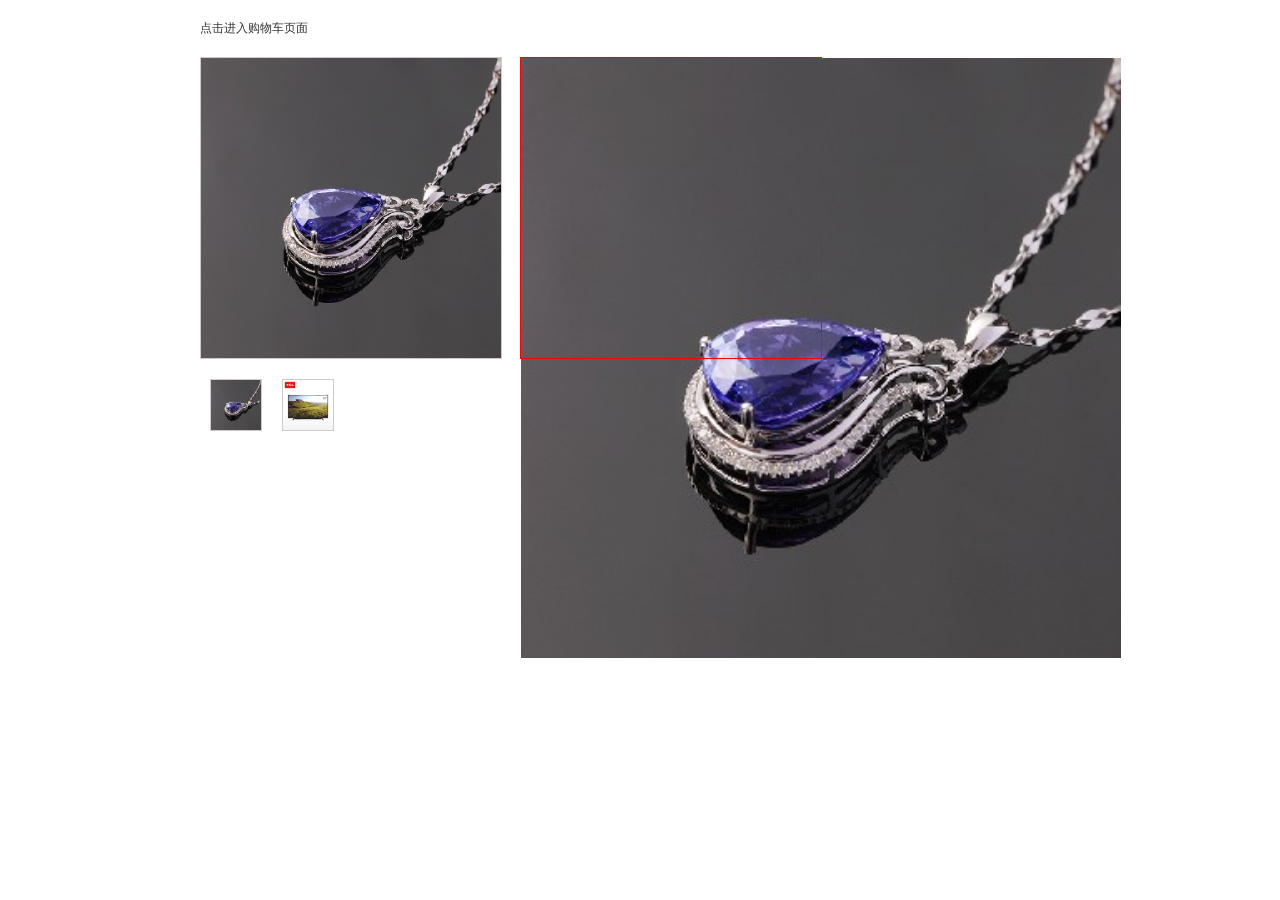
<file: slid/detail.html>
<!DOCTYPE html>
<html lang="en">
<head>
    <meta charset="UTF-8">
    <title>Title</title>
    <!--公用的-->
    <link href="images/music.ico" rel="shortcut icon" />
    <link href="css/base.css" rel="stylesheet" />
    <link href="css/public.css" rel="stylesheet" />
    <script src="js/jquery-1.12.3.min.js"></script>
    <script src="js/basefn.js"></script>
    <script src="js/public.js"></script>

    <!--私有的-->
    <link href="css/detail.css" rel="stylesheet" />
    <script src="js/detail.js"></script>
</head>
<body>
    <div class="detail-top wid-1200 clear">
		<div style="padding:20px 0;"><a href="cart.html">点击进入购物车页面</a></div>
        <div class="pic-detail fl">
            <!--大图-->
            <div class="big-pic">
                <img src="images/product/pro%20(6).jpg">          <div class="move-box"></div>
            </div>
            <!--放大图-->
            <div class="blowUp-pic">
                <img src="images/product/pro%20(6).jpg">
            </div>

            <!--小图列表-->
            <div class="list-pic">
                <div class="scroll-wrap">
                    <ul >
                        <li><img src="images/product/pro%20(6).jpg"></li>
                        <li><img src="images/product/pro%20(5).jpg"></li>
                    </ul>
                </div>

            </div>

        </div>
       <!-- <div class="text-detail fl">

        </div>-->
    </div>
</body>
</html>
</file>
<file: test/css/base.css>
@charset "utf-8";

/*样式重置*/
body, h1, h2,h3,h4,h5,h6,p,dl,dd,ol,ul,form, input,textarea,th,td,select { margin:0; padding:0;}
em,i { font-style:normal;}
li { list-style:none;}
a { text-decoration:none; cursor:pointer; color: #333; }
sub,sup {}
a:focus {outline:none;}
b{ font-weight:normal;}
img { border:none; vertical-align:top;}/*却掉图片间隙*/
input, textarea {vertical-align: middle;outline: none; border:none; background:none; box-sizing:content-box;}
textarea { resize:none; overflow:auto; }
table { border-spacing:0px; border:none; border-collapse:collapse;}/*\5b8b\4f53 宋体*/
body, input, select, button, textarea {font-size: 14px;font-family:"微软雅黑",arial,'Hiragino Sans GB',\5b8b\4f53,sans-serif;background:#fff;}

/*样式重置*/




/*基础公共样式*/

/*特殊*/
.h0 {height: 0; line-height:0; font-size:0;}
.ov-ellipsis { overflow:hidden; white-space:nowrap; text-overflow:ellipsis; display:block;}
.t-nowrap{ white-space: nowrap;}
.select-not {-moz-user-select: none;-webkit-user-select: none; -ms-user-select: none;user-select: none;}

.text-over { overflow:hidden; text-indent:99999px; line-height:99999px; display:block;}


/*浮动*/
.clear { zoom:1; }
.clear:after { content:''; display:block; clear:both; }
.fl { float:left;}
.fr { float:right;}

/*字体*/
.f-arial {font-family:arial;}
.f-song {font-family:\5b8b\4f53;}
.yahei12 {font-family:Microsoft YaHei; font-size:12px;}
.yahei14 {font-family:Microsoft YaHei; font-size:14px;}
.yahei16 {font-family:Microsoft YaHei; font-size:16px;}
.yahei18 {font-family:Microsoft YaHei; font-size:18px;}
.yahei20 {font-family:Microsoft YaHei; font-size:20px;}
.yahei22 {font-family:Microsoft YaHei; font-size:22px;}
.yahei24 {font-family:Microsoft YaHei; font-size:24px;}
.font12 { font-size:12px;}
.font14 { font-size:14px;}
.font16 { font-size:16px;}
.font18 { font-size:18px;}
.font20 { font-size:20px;}
.font22 { font-size:22px;}
.font24 { font-size:24px;}

.font-center{text-align: center;}
.font-left{text-align: left;}
.font-right{text-align: right;}
.indent1{text-indent: 1em;}
.indent2{text-indent: 2em;}
.font-b {font-weight: bold;}
.font-notb {font-weight:normal;}
.font-thro{text-decoration: line-through;}

/*鼠标*/
.cur{cursor: pointer;}
.cur-none{cursor:not-allowed;}
.cur-move{cursor:move;}

/*隐藏 定位*/
.ovfl{overflow: hidden;}
.visib{visibility: hidden;}
.dis-blo{ display: block;}
.dis-no { display:none;}
/**/
.dis-ib { *display:inline; *zoom:1; vertical-align:top; display:inline-block;}
.p-fix{position: fixed;}
.p-rel{position: relative;}
.p-abs{position: absolute;}
/*角边框*/

.bod1 { border:1px solid #fff;}
.bodt-1 { border-top:1px solid #fff;}
.bodr-1 { border-right:1px solid #fff;}
.bodb-1 { border-bottom:1px solid #fff;}
.bodl-1 { border-left:1px solid #fff;}
.bodcolor-e5 { border-color:#e5e5e5;}
.bodcolor-33 { border-color:#333;}
.bodcolor-66 { border-color:#666;}
.bodcolor-99 { border-color:#999;}
.bodcolor-f4d { border-color:#FF4D4D;}
.bodcolor-ff { border-color:#fff;}
.bodcolor-no { border-color:transparent !important;}

/*边距*/
.mag5 { margin:5px;}
.mag10 { margin:10px;}
.mag15 { margin:15px;}
.mag20 { margin:20px;}
.mag25 { margin:25px;}
.mag30 { margin:30px;}
.pad5 { padding:5px;}
.pad10 { padding:10px;}
.pad15 { padding:15px;}
.pad20 { padding:20px;}
.pad25 { padding:25px;}
.pad30 { padding:30px;}

.magt-5 { margin-top:5px}
.magt-10 { margin-top:10px}
.magt-15 { margin-top:15px}
.magt-20 { margin-top:20px}
.magt-25 { margin-top:25px}
.magt-30 { margin-top:30px}
.magr-5 { margin-right:5px}
.magr-10 { margin-right:10px}
.magr-15 { margin-right:15px}
.magr-20 { margin-right:20px}
.magr-25 { margin-right:25px}
.magr-30 { margin-right:30px}
.magb-5 { margin-bottom:5px}
.magb-10 { margin-bottom:10px}
.magb-15 { margin-bottom:15px}
.magb-20 { margin-bottom:20px}
.magb-25 { margin-bottom:25px}
.magb-30 { margin-bottom:30px}
.magl-5 { margin-left:5px}
.magl-10 { margin-left:10px}
.magl-15 { margin-left:15px}
.magl-20 { margin-left:20px}
.magl-25 { margin-left:25px}
.magl-30 { margin-left:30px}

.padt-5 { padding-top:5px}
.padt-10 { padding-top:10px}
.padt-15 { padding-top:15px}
.padt-20 { padding-top:20px}
.padt-25 { padding-top:25px}
.padt-30 { padding-top:30px}
.padr-5 { padding-right:5px}
.padr-10 { padding-right:10px}
.padr-15 { padding-right:15px}
.padr-20 { padding-right:20px}
.padr-25 { padding-right:25px}
.padr-30 { padding-right:30px}
.padb-5 { padding-bottom:5px}
.padb-10 { padding-bottom:10px}
.padb-15 { padding-bottom:15px}
.padb-20 { padding-bottom:20px}
.padb-25 { padding-bottom:25px}
.padb-30 { padding-bottom:30px}
.padl-5 { padding-left:5px}
.padl-10 { padding-left:10px}
.padl-15 { padding-left:15px}
.padl-20 { padding-left:20px}
.padl-25 { padding-left:25px}
.padl-30 { padding-left:30px}

/*颜色*/
.price-color{color: #c4193f}
.gray{color: gray;}
.orange{color: orange;}
.black{color: black;}
.white{color: white;}
.green{color: green;}
.blue{color: #005AA0;}
.pink{color:pink;}
.red { color:red;}
.colorf44 { color:#FF4D4D;}
.color00 { color: #000;}
.color33 { color: #333;}
.color66 { color: #666;}
.color99 { color: #999;}

/*背景色*/
.bg_ff{background-color: #fff;}
.bg_e5 {background-color: #e5e5e5;}
.bg_cc{background-color: #ccc;}
.bg_99{background-color: #999;}
.bg_66{background-color: #666;}


/*宽度*/
.wid-1200 { margin:0 auto; width:1200px; }

.wid-10{width: 10%;}
.wid-15{width: 15%;}
.wid-20{width: 20%;}
.wid-30{width: 30%;}
.wid-35{width: 35%;}
.wid-40{width: 40%;}
.wid-50{width: 50%;}
.wid-50{width: 50%;}
.wid-70{width: 70%;}
.wid-80{width:80%;}
.wid-90{width: 90%;}
.wid-100{width: 100%;}
.wid10 { width:10px;}
.wid20 { width:20px;}
.wid30 { width:30px;}
.wid40 { width:40px;}
.wid50 { width:50px;}
.wid60 { width:60px;}
.wid70 { width:70px;}
.wid80 { width:80px;}
.wid90 { width:90px;}
.wid100 { width:100px;}
.wid200 { width:200px;}
.wid300 { width:300px;}
.wid400 { width:400px;}
.wid500 { width:500px;}
.wid600 { width:600px;}
.wid700 { width:700px;}
.wid800 { width:800px;}
.wid900 { width:900px;}
.wid1000 { width:1000px;}
.wid1100 { width:1100px;}
.wid1200 { width:1200px;}

/*高度*/
.het10{height: 10px;}
.het12{height: 12px;}
.het14{height: 14px;}
.het15{height: 15px;}
.het16{height: 16px;}
.het18{height: 18px;}
.het20{height: 20px;}
.het22{height: 22px;}
.het24{height: 24px;}
.het25{height: 25px;}
.het26{height: 26px;}
.het28{height: 28px;}
.het30{height: 30px;}
.het32{height: 32px;}
.het34{height: 34px;}
.het36{height: 36px;}
.het38{height:38px;}
.het40{height: 40px;}
.het44 {height: 44px;}
.het50{height: 50px;}
.het60{height: 60px;}
.het70{height: 70px;}
.het80{height: 80px;}
.het90{height: 90px;}
.het100{height: 100px;}



/*行高*/
.line_h12{line-height: 12px;}
.line_h14{line-height: 14px;}
.line_h16{line-height: 16px;}
.line_h18{line-height: 18px;}
.line_h20{line-height: 20px;}
.line_h22{line-height: 22px;}
.line_h24{line-height: 24px;}
.line_h26{line-height: 26px;}
.line_h28{line-height: 28px;}
.line_h30{line-height: 30px;}
.line_h32{line-height: 32px;}
.line_h34{line-height: 34px;}
.line_h38{line-height: 38px;}
.line_h40{line-height: 40px;}
</file>
<file: test/css/index.css>
/*header*/
h1,h2,h3,h4,h5,h6{font-weight: 100;}
.header{height: 60px;line-height: 60px;overflow: -hidden;width: 1135px;margin: 0 auto;padding: 10px 0;}
.header a{display: inline-block;}
.header img{vertical-align: middle;}
.logo{float: left;}

.nav{float: left;width: 935px;padding-left: 20px;}
.nav a{padding: 0 15px;display: block;float: left;}
.nav a.active{background: #847057;color: #fff;position: relative;}
.down{position: absolute;opacity:0;background: #FFFFFF;z-index: 1;    height: 300px;width: 562px;top: 70px;border-top: 2px solid #d9d9d9;box-shadow: 0 0 13px rgba(0,0,0,0.1);left: 235px;}
.down ul{width: 562px;padding: 30px 35px;height: 180px;}
.down ul li{overflow: hidden;width: 88%;height: 33px;line-height: 33px;}
.cart{float: left;}
.down ul li a{display: inline-block;width: 25%;}
.cart i{background: #777;display: inline-block;color: #fff;font-weight: bold;width: 30px;height: 20px;text-align: center;line-height: 20px;border-radius: 20px;}
/*header*/

/*main*/
.main_bg{background: #f3cfc6;}
.main{width: 1200px;margin: 0 auto;overflow: hidden;padding: 60px 0 44px 0;}
.main_left{float: left;width: 542px;height: 690px;}
.main_left img{width: 100%;}
.main_right{float: left;padding:0 30px;    max-width: 594px;}

#p-name{font-size: 24px;color: #847057;margin-top: 82px;}
#p-name a{color: #847057;}
#p-name a:hover{text-decoration: underline;}
#p-info{font-size: 37px;margin: 25px 0; }
#p-info a{color: #ea572d;}
#p-info a:hover{text-decoration: underline;}
#p-info span{font-size: 14px;color: #999;}
#p-price{}
#p-img-list{margin: 25px 0;}
#p-img-list img{border: 1px solid #dfdfdf;margin-right: 20px;}
#size-charts{color: #EA572D;font-size: 16px;}
.size-cart{margin: 25px 0;}
.choose-size{width: 120px;height: 46px;position: relative;float: left;}
.choose-size h6{border: 1px solid #333;height: 46px;line-height: 46px;position: relative;font-size: 14px;padding-left: 20px;}
.choose-size ul{padding: 0 20px;display: none;border: 1px solid #000;margin-top: 10px;}
.choose-size ul li{line-height: 30px;border-bottom: 1px dashed #000;}
.choose-size ul li:nth-child(4){border: none;}

.down-sanjiao{position: absolute;right: 15px;top: 17px;}
#add-cart-t{width: 120px;height: 46px;float: left;text-align: center;color: #fff;background: #847057;border-radius: 5px;line-height: 46px;font-size: 16px;margin-left: 20px;}
/*main*/

/*list*/
.list{width: 1211px;margin: 90px auto;position: relative;height: 439px;overflow: hidden;}
.list-box{overflow: hidden;position: absolute;width: 2000px;top: 0;left: 0;}
.list-btn{position: absolute;top: 45%;left: 0;z-index: 2;height: 50px;width: 100%;overflow: hidden;}
.list-btn a{width: 50px;height: 50px;background: rgba(0,0,0,0.5);color: #fff;float: left;display: inline-block;border-radius: 50%;line-height: 50px;text-align: center;font-size: 30px;}
.list-btn a#right-btn{float: right;}
.list ul{float: left;border:1px solid #E5E5E5;width: 285px;margin-right: 21px;}
.list ul a{display: block;position: relative;}
.list ul a:hover{border: 1px solid #EA8F2F;}
.list ul a span{position: absolute;top: 20px;left: 20px;background: #847057;color: #fff;border-radius: 0 10px 0 10px;display: inline-block;padding: 10px 20px;}
.list .l-img img{width: 100%;}
.list .add-cart{height: 68px;line-height: 68px;background: #847057;text-align: center;}
.list .add-cart a{display: block;color: #fff;}
/*list*/

.footer{background: #000;color: #fff;text-align: center;padding: 50px 0;}
</file>
<file: dkn/css/cart.css>
@import url("base.css");
body{background: #efefef;}
.cart_header{background: white;overflow: hidden;box-shadow: 0 3px 3px #eee;position: relative;z-index: 3;padding: 10px;}
.cart_logo{float: left;}
.cart_logo img{height: 44px;}
.cart_help{float: right;text-align: center;}
.cart_help p{float: left;border-right: 1px solid #E6E6E6;width: 145px;}
.cart_help p i{display: block;}
.cart_help ul{float: left;width: 133px;}
.cart_help ul li{line-height: 20px;}

.nav{background: #fff;
    border-bottom: 1px solid #dbdbdb;
    height: 47px;line-height: 47px;}
.nav ul {overflow: hidden;}
.nav ul li{float: left;width: 30%;text-align: center;color: #c7c7c7;font-weight: 700;font-size: 1.3rem;}
.nav ul li:nth-child(1){width: 10%;height: 46px;}
.nav ul li.active{background: #52A8F2;border-radius: 0 50px 50px 0;color: #fff;}
.nav ul li.active i{margin-top: 8px;color: #fff;}
.nav ul li.active span{color: #fff;border: 1px solid #fff;}
.nav ul li b{float: right;font-family: monospace;font-size: 50px;color: #ccc;background: #fff; margin-right: -24px;position: relative;z-index: 1;height: 46px;}
.nav ul li span{height: 20px;width: 20px;border: 1px solid #ccc; border-radius: 50%;display: inline-block;line-height: 20px;margin-right: 5px;}
.nav ul li:nth-child(4) b{display: none;}

.main{margin: 80px auto; width: 1210px;}
.main h1{    font-size: 2.5rem;margin: 30px 0;}
.main h1 span{    font-size: 1.7rem;}
.main_left{}
.main_left_top{
	padding-bottom: 50px; border-bottom: 1px solid #ccc;
}
.cart-tit{background: #fff;
	line-height: 38px;
	color: #898989;
	    border-bottom: 1px solid #e6e6e6;
	    padding: 0 10px;
}
.cart-tit span{display: inline-block;width: 14%;}
.cart-tit span.tit-name{width: 51%;}
.cart-list{background: #fff;overflow: hidden;
	box-shadow: 0 2px 3px #eee;}
.main_left_box{
	box-shadow: 0 0 3px #ccc;
}
.cart-list .cart-item{border-bottom:  1px solid #E6E6E6;overflow: hidden;padding: 30px 0;text-align: center;height: 180px;}
.cart-list p,.cart-list div{float: left;height: 100%;}
.cart-list a.item-pic{width: 22%;display: inline-block;float: left;text-align: center;color: #333;}
.cart-list div.item-name{width: 25%;overflow: hidden;height: 120px;text-align: left;}
.cart-list div.item-name a{display: inline-block;height: 100%;color: #333;}
.cart-list div.item-name ol{width: 100%;float: left;}
.cart-list div.item-name ol li:nth-child(1) b{
	font-weight: 700;
}
.cart-list div.item-name ol li:nth-child(3){
	margin-top: 10px;
}
.cart-list div.item-name ol li:nth-child(4){
	margin-bottom: 10px;
}
.cart-list div.item-name ol li a{
	color: #0081C2;
	text-decoration: underline;
}
.cart-list p.item-props{width: 14%;line-height: 120px;font-weight: 700;}
.cart-list p.item-price{width: 14%;    line-height: 120px;font-weight: 700;}
.cart-list div.item-num{width: 14%;  line-height: 120px;padding-left: 14px;}
.cart-list div.item-num a{width: 30px;height: 30px;border: #e6e6e6 solid 1px;display: inline-block;line-height: 30px;color: #333;text-shadow: 0 0 3px #eee;font-size: 2.6rem;}
.cart-list div.item-num input{width: 30px;height: 30px;text-align: center;font-size: 1.6rem;margin-top: -10px;}
.cart-list p.item-sum{width: 	13%;    line-height: 120px;font-weight: 700;}
.cart-list div.item-option{width: 11%;    line-height: 120px;font-weight: 700;}
.cart-list div.item-option a{border: 1px solid #E6E6E6;font-size: 1.8rem;width: 30px; height: 30px; text-align: center;line-height: 30px;color: #333;text-shadow: 0 0 3px #ccc;display: inline-block;}
.item-pic img{width: 118px;height: 118px;}
.main_left_bottom{
	box-shadow: 0 2px 3px #ccc;
	background: #fff;
	margin-top: 50px;
}
.main_left_bottom h4{
	padding: 20px;
	font-size: 1.4rem;
	border-bottom: 1px solid #ccc;
	background: #fafafa;
	font-weight: 700;
	color: #000;
}
.main_left_bottom p{
	padding: 50px 0;
	text-align: center;
	font-size: 1.7rem;
	color: #000;
}
.main_right {}
.main_right ul{
	background: #fff;
	box-shadow: 0 0 5px #ccc;
}
.main_right ul li{
	line-height: 40px;
	border-bottom: 1px solid #e6e6e6;
	padding: 0 20px;
	overflow: hidden;
	font-size: 1.4rem;
}
.main_right ul li span{
	float: right;
	font-weight: bold;
}
.main_right ul li:nth-child(1){
	background: #fafafa;
	text-align: center;
	font-size: 2rem;
}
.main_right ul li:nth-child(4){
	background: #ffea28;
}

/***********************登录页样式**************************/
.login{width: 766px;margin:50px auto;overflow: hidden;border: 1px solid #d9d9d9;background: url(../images/block_login-bg.jpg) no-repeat right top;height: 420px;font-size: 1.4rem;}
.login h2{  font-size: 2.3rem;}
.login_left{float: left;width: 50%;background: #fff;height: 100%;padding: 30px;position: relative;}
.login_left_zz{position: absolute;top: 0;left: 10px;transform: skew(-2deg);box-shadow: 3px 0 3px #666;height: 100%;background: #fff;width: 100%;z-index: 1;}
.login_left_cont{position: relative;z-index: 2;}
.login_left li{padding: 5px 0;}
.login_left li:nth-child(2){margin-top: 50px;}
.login_left li.input_style input{border: 1px solid #c8c8c8;box-shadow: 1px 1px 1px rgba(0,0,0,.2); 
	background: #fafafa;    width: calc(100% - 24px);
    height: 26px;
    padding: 6px 12px;font-size: 1.4rem;}
.login_left li a{text-decoration: underline;}
.login_left li:nth-child(5){text-align: center;margin-top: 20px;}
.login_left li:nth-child(5) button{margin: 0 auto; background: linear-gradient(to bottom,#4eb0ed 0,#0173b9 100%);color: #fff;height: 40px;line-height: 40px;width: 100%;border: none;font-size: 1.6rem}
.login_left li:nth-child(5) button.un_use{ cursor:not-allowed;   background: linear-gradient(to bottom,#888171 0,#C1BAB2 100%);}
.login_left input{vertical-align: top;}
.login_left p{display: none;color: red;margin-top: 5px;font-size: 1.3rem;}
.login_left li.red_border input{border: 1px solid red;color: red}
.login_left li.red_border p{display: block;}
.login_right{float: left;width: 50%;height: 100%;color: #fff;padding: 30px;}
.login_right p{}
.login_right a{margin: 0 auto; background: linear-gradient(to bottom,#4eb0ed 0,#0173b9 100%);color: #fff;height: 40px;line-height: 40px;width: 100%;border: none;font-size: 1.6rem;display: inline-block;text-align: center;margin-top: 216px;}


/***********************注册页样式**************************/
.register{width: 80%;margin: 0 auto;}
.register h2{    font-size: 2.3rem;}
.register_info{margin-top: 20px;background: #fff;padding: 30px;line-height: 2.5;position: relative;}
.register_info h4{    font-weight: 700;    color: #0082c3;
    font-size: 1.7rem;}
.register_info p{font-size: 1.3rem;}
.register_info h5{   font-weight: 700;margin-bottom: 10px; }
.register_info input{
    color: #393939;
    border: 1px solid #e6e6e6;min-width: 300px;    padding: 0 10px;outline: none;}
.register_info i{color: #31C324;position: absolute;left: 31%;top: 34px;display: none;}
.input_box{margin-top: 20px;position: relative;}
.input_box p{display: none;color: red;margin-top: 5px;font-size: 1.3rem;}
.register_info .red_border input{border: 1px solid red;color: red;padding: 0 10px;}
.register_info .red_border p{display: block;}
.register_info ul{}
.register_info ul li{padding: 30px 0;border-bottom: 1px solid #e1e1e1;text-align: left;position: relative;}
.register_info ul li:nth-child(1) input{
	min-width: 50px;
}
.register_info ul li:nth-child(5) input{
	min-width: 50px;
}
.register_info ul li span{margin-right: 280px;}
.register_info ul p{display: none;color: red;margin-top: 5px;font-size: 1.3}
.register_info ul li.red_border{color: red}
.register_info ul li.red_border input{border: 1px solid red;color: red}
.register_info ul li.red_border p{display: block;padding: 0 20px;}
.register_info ul li.red_border h5{color: red}
.creat_user{text-align: right;margin: 30px 0;}
.creat_user input{    background: linear-gradient(to bottom,#4eb0ed 0,#0173b9 100%);color: #fff;font-weight: 700;display: inline-block;width: 200px;height: 40px;text-align: center;line-height: 40px;font-size: 1.5rem;}
.creat_user input.un_use{ cursor:not-allowed;   background: linear-gradient(to bottom,#888171 0,#C1BAB2 100%);}
.register_info ul li .email_info {left: 32%;top: 54%;}
.register_info ul li .pwd_info {left: 32%;top: 54%;}
</file>
<file: dkn/css/list.css>
/*title*/.title {width:100%;position:relative;}
.title ul {background:#fff;height:30px;line-height:30px;}
.title ul li {float:left;}
.title ul li a {display:inline-block;color:#393939;padding:0 20px 0 15px;position:relative;}
.title ul li.home a {z-index:2;}
.title ul li.home div {-webkit-backface-visibility:hidden;backface-visibility:hidden;-webkit-perspective:1000;perspective:1000;-webkit-transform:skewX(-15deg);-ms-transform:skewX(-15deg);transform:skewX(-15deg);-webkit-transform-origin:0 0;-ms-transform-origin:0 0;transform-origin:0 0;content:'首页';position:absolute;z-index:2;top:0;left:0;right:0;bottom:0;border-right:1px solid #c8c8c8;background:#fff;box-sizing:border-box;width:60px;height:29px;}
.title ul li.other a {color:#fff;}
.title ul li.other div {content:'';background:-webkit-gradient(linear,left top,left bottom,from(rgba(0,0,0,.8)),to(rgba(0,0,0,.5)));background:-webkit-linear-gradient(top,rgba(0,0,0,.8) 0,rgba(0,0,0,.5) 100%);background:linear-gradient(to bottom,rgba(0,0,0,.8) 0,rgba(0,0,0,.5) 100%);position:absolute;top:0;left:53px;width:77px;-lh-property:0;height:-webkit-calc(100% + 1px);height:calc(100% + 1px);border-right:none;-webkit-transform:skewX(-15deg);-ms-transform:skewX(-15deg);transform:skewX(-15deg);height:30px;}
.title_bot {width:100%;background:-webkit-gradient(linear,left top,left bottom,from(rgba(0,0,0,.5)),to(rgba(137,137,137,.5)));background:-webkit-linear-gradient(top,rgba(0,0,0,.5) 0,rgba(137,137,137,.5) 100%);background:linear-gradient(to bottom,rgba(0,0,0,.5) 0,rgba(137,137,137,.5) 100%);padding:7px 70px 10px;overflow:hidden;position:absolute;z-index:1;}
.title_bot a {display:block;color:#393939;float:left;}
.title_bot dl {overflow:hidden;width:210px;background-color:#fff;height:60px;margin-right:10px;height:75px;}
.title_bot dl dt {padding-right:3px;background-image:url(../images/sport-figure.png);background-position:-41px 0;width:50px;height:50px;float:left;margin-left:8%;}
.title_bot dl dd {float:left;display:inline-block;margin:10px 0 0 20px;color:#0082c3;}
.title_bot dl dd span {font-weight:700;font-size:1.3rem;color:#393939;}
/*title  end*//*内容 begin*/.inner {position:relative;background:#C8C8C8;}
.inner_topbg img {width:100%;}
.inner_top {height:calc(100vh - 115px);min-height:558px;max-height:670px;margin:0 auto;width:80%;position:absolute;top:2%;left:10%;}
.inner_top_left {}
.inner_top_left h1 {-webkit-transform:skewY(-10deg);-ms-transform:skewY(-10deg);transform:skewY(-10deg);font-family:'微软雅黑';font-weight:700;font-style:normal;font-size:112px;font-size:11.2rem;line-height:.9em;text-transform:uppercase;text-align:center;color:#fff;text-shadow:1px 1px 15px rgba(0,0,0,.5);margin-top:20%;}
.inner_top_btn {top:187px;position:absolute;left:-58px;right:0;border:none;border:30px solid transparent;border-right-color:#0082c3;background:transparent;outline:none;}
.inner_top_btn:after {content:'<';color:#fff;font-size:25px;position:absolute;right:-25px;top:-16px;font-family:-webkit-body;}
.inner_top_right_next {left:92.6%;border-right-color:transparent;border-left-color:#0082c3;}
.inner_top_right_next:after {left:-75px;content:'>';}
.inner_top_right {position:relative;padding-top:20px;}
.inner_top_right .pro_price_left {background:url(../images/pro_price_left.png) no-repeat;width:140px;background-size:90% 90%;height:70px;float:left;position:absolute;left:23px;top:28px;z-index:2;}
.pro_price_cont {width:400px;overflow:hidden;height:397px;position:relative;}
.pro_price_box {width:300%;overflow:auto;position:absolute;top:0;left:0px;}
.inner_top_right ul {width:100%;max-width:400px;overflow:hidden;background:#fff;float:left;padding-bottom:10px;}
.inner_top_right ul a {display:block;color:#333;}
.inner_top_right ul .pro_price {position:relative;top:10px;z-index:1;}
.inner_top_right ul .pro_price_right {background:url("../images/price_bg.png") no-repeat;width:90px;padding-left:10px;height:40px;float:right;margin:30px 15px 0 0;font-weight:700;}
.inner_top_right ul .pro_price_right b {font-size:2rem;line-height:1.6;}
.inner_top_right ul .pro_img {position:relative;}
.inner_top_right ul .pro_img .pro_img_big {width:286%;position:relative;top:-13px;padding-left:45px;overflow:hidden;}
.inner_top_right ul .pro_img .pro_img_big:hover img {transform:scale(0.9);transition:all 0.35s;}
.inner_top_right ul .pro_img .pro_img_big img {max-width:17%;float:left;margin:0 101px 0 77px;}
.inner_top_right ul .pro_img .pro_img_small img.active {border:2px solid #005AA0;}
.inner_top_right ul .pro_img .pro_img_small {width:100%;position:relative;padding-left:86px;overflow:hidden;}
.inner_top_right ul .pro_img .pro_img_small img {width:44px;height:44px;float:left;margin-right:1%;}
.inner_top_right ul .pro_txt {text-align:center;margin-top:5%;}
.inner_top_right ul .pro_txt .pro_txt_title {text-transform:uppercase;color:#3a3a3a;font-size:12px;font-size:1.2rem;font-weight:700;}
.inner_top_right ul .pro_brand {text-align:center;}
.inner_top_right ul .pro_brand i {color:#ffb339;font-size:14px;display:inline-block;width:14px;vertical-align:middle;}
.inner_top_right ul .pro_brand span {color:#666;}
.inner_bot {margin:0 auto;width:92%;margin-top:-17%;position:relative;z-index:10;overflow:hidden;}
.inner_bot_title {line-height:50px;}
.inner_bot_title_fixed {position:fixed;top:67px;width:102%;left:0;z-index:50;border-bottom:1px solid #ccc;}
.inner_bot_title div {float:left;}
.inner_bot_title div.inner_bot_title_left {background:url(../images/inner_bot_title_left_bg.png);font-size:1.3rem;color:#fff;padding:0 36px;position:relative;box-shadow:3px 0 20px rgba(0,0,0,.5);}
.inner_bot_title_left i {vertical-align:middle;}
.inner_bot_title div.inner_bot_title_center {background:#fff;}
.inner_bot_title div.inner_bot_title_center span {padding:5px;color:#fff;background:#005AA0;}
.inner_bot_title div.inner_bot_title_right {background:rgba(255,255,255,.5);position:relative;cursor:pointer;padding:5px 10px;}
.inner_bot_title_right div.inner_bot_title_right_tit {background:#fff;width:90%;padding-left:10%;height:40px;line-height:40px;border:1px solid #ccc;}
.inner_bot_title_right div.inner_bot_title_right_tit span {display:inline-block;border-left:2px solid #ccc;float:right;padding:0 8%;font-size:2rem;height:40px;}
.inner_bot .inner_bot_title_right ul {background:#fff;width:77%;display:none;position:absolute;top:50px;}
.inner_bot .inner_bot_title_right ul li {padding-left:10%;}
.inner_bot .inner_bot_title_right ul li.active {background:#0082c3;color:#fff;}
.inner_bot_cont {overflow:hidden;position:relative;margin-bottom:2%;}
.inner_bot_cont .col-lg-3 {margin-top:15px;}
.inner_bot_box {width:300%;overflow:auto;}
.inner_bot_cont ul {width:100%;max-width:300px;overflow:hidden;background:#fff;float:left;padding-bottom:10px;height:500px;}
.inner_bot_cont ul a {display:block;color:#333;}
.inner_bot_cont ul a:hover{ color: #2A73B8;}
.inner_bot_cont ul .pro_price {position:relative;top:10px;z-index:1;}
.inner_bot_cont ul .pro_price_right {background:url("../images/price_bg.png") no-repeat;width:90px;padding-left:10px;height:40px;float:right;margin:30px 15px 0 0;font-weight:700;}
.inner_bot_cont ul .pro_price_right b {font-size:2rem;line-height:1.6;}
.inner_bot_cont ul .pro_img {position:relative;}
.inner_bot_cont ul .pro_img .pro_img_big {width:400%;position:relative;top:13px;overflow:hidden;left:0;}
.inner_bot_cont ul .pro_img .pro_img_big:hover img {transform:scale(0.9);transition:all 0.35s;}
.inner_bot_cont ul .pro_img .pro_img_big img {width:250px;float:left;margin:0 20px 0 25px;}
.inner_bot_cont ul .pro_img .pro_img_small img.active {border:2px solid #005AA0;}
.inner_bot_cont ul .pro_img .pro_img_small {width:100%;position:relative;overflow:hidden;padding-left:10%;margin-top:20px;}
.inner_bot_cont ul .pro_img .pro_img_small img {width:44px;height:44px;float:left;margin-right:1%;}
.inner_bot_cont ul .pro_txt {text-align:center;margin-top:5%;}
.inner_bot_cont ul .pro_txt .pro_txt_title {text-transform:uppercase;color:#3a3a3a;font-size:12px;font-size:1.2rem;font-weight:700;}
.inner_bot_cont ul .pro_brand {text-align:center;}
.inner_bot_cont ul .pro_brand i {color:#ffb339;font-size:14px;display:inline-block;width:14px;vertical-align:middle;}
.inner_bot_cont ul .pro_brand span {color:#666;}
.inner_more {text-align:center;}
.inner_more a {padding:5px;position:relative;padding:10px 35px 10px 51px!important;font-weight:400!important;font-style:normal!important;font-size:16px!important;font-size:1.6rem!important;line-height:1.25!important;text-transform:uppercase;text-decoration:none!important;display:inline-block;color:#fff;text-align:center;-webkit-box-shadow:1px 1px 1px rgba(0,0,0,.25);box-shadow:1px 1px 1px rgba(0,0,0,.25);overflow:hidden;background:#4eb0ed;background:-webkit-gradient(linear,left top,left bottom,from(#4eb0ed),to(#0173b9));background:-webkit-linear-gradient(top,#4eb0ed 0,#0173b9 100%);background:linear-gradient(to bottom,#4eb0ed 0,#0173b9 100%);}
.inner_more a.hint{background: #ccc;color: #eee;}
#hintLastDate{display: none;}
.inner_brand {text-align:center;background:#fff;padding:20px 0;margin:10px 0;}
.inner_brand span {display:inline-block;}
.inner_brand span i {color:#ffb339;font-size:16px;display:inline-block;width:16px;margin-right:2px;vertical-align:baseline;}
.inner_brand p {font-size:1.5rem;}

/*内容 end*/
</file>
<file: slid/css/base.css>
@charset "utf-8";

/*样式重置*/
body, h1, h2,h3,h4,h5,h6,p,dl,dd,ol,ul,form, input,textarea,th,td,select { margin:0; padding:0;}
em,i { font-style:normal;}
li { list-style:none;}
a { text-decoration:none; cursor:pointer; color: #333; }
sub,sup {}
a:focus {outline:none;}
b{ font-weight:normal;}
img { border:none; vertical-align:top;}/*却掉图片间隙*/
input, textarea {vertical-align: middle;outline: none; border:none; background:none; box-sizing:content-box;}
textarea { resize:none; overflow:auto; }
table { border-spacing:0px; border:none; border-collapse:collapse;}/*\5b8b\4f53 宋体*/
body, input, select, button, textarea {font-size: 12px;font-family:tahoma,arial,'Hiragino Sans GB',\5b8b\4f53,sans-serif;background:#fff;}

/*样式重置*/




/*基础公共样式*/

/*特殊*/
.h0 {height: 0; line-height:0; font-size:0;}
.ov-ellipsis { overflow:hidden; white-space:nowrap; text-overflow:ellipsis; display:block;}
.t-nowrap{ white-space: nowrap;}
.select-not {-moz-user-select: none;-webkit-user-select: none; -ms-user-select: none;user-select: none;}

.text-over { overflow:hidden; text-indent:99999px; line-height:99999px; display:block;}


/*浮动*/
.clear { zoom:1; }
.clear:after { content:''; display:block; clear:both; }
.fl { float:left;}
.fr { float:right;}

/*字体*/
.f-arial {font-family:arial;}
.f-song {font-family:\5b8b\4f53;}
.yahei12 {font-family:Microsoft YaHei; font-size:12px;}
.yahei14 {font-family:Microsoft YaHei; font-size:14px;}
.yahei16 {font-family:Microsoft YaHei; font-size:16px;}
.yahei18 {font-family:Microsoft YaHei; font-size:18px;}
.yahei20 {font-family:Microsoft YaHei; font-size:20px;}
.yahei22 {font-family:Microsoft YaHei; font-size:22px;}
.yahei24 {font-family:Microsoft YaHei; font-size:24px;}
.font12 { font-size:12px;}
.font14 { font-size:14px;}
.font16 { font-size:16px;}
.font18 { font-size:18px;}
.font20 { font-size:20px;}
.font22 { font-size:22px;}
.font24 { font-size:24px;}

.font-center{text-align: center;}
.font-left{text-align: left;}
.font-right{text-align: right;}
.indent1{text-indent: 1em;}
.indent2{text-indent: 2em;}
.font-b {font-weight: bold;}
.font-notb {font-weight:normal;}
.font-thro{text-decoration: line-through;}

/*鼠标*/
.cur{cursor: pointer;}
.cur-none{cursor:not-allowed;}
.cur-move{cursor:move;}

/*隐藏 定位*/
.ovfl{overflow: hidden;}
.visib{visibility: hidden;}
.dis-blo{ display: block;}
.dis-no { display:none;}
/**/
.dis-ib { *display:inline; *zoom:1; vertical-align:top; display:inline-block;}
.p-fix{position: fixed;}
.p-rel{position: relative;}
.p-abs{position: absolute;}
/*角边框*/

.bod1 { border:1px solid #fff;}
.bodt-1 { border-top:1px solid #fff;}
.bodr-1 { border-right:1px solid #fff;}
.bodb-1 { border-bottom:1px solid #fff;}
.bodl-1 { border-left:1px solid #fff;}
.bodcolor-e5 { border-color:#e5e5e5;}
.bodcolor-33 { border-color:#333;}
.bodcolor-66 { border-color:#666;}
.bodcolor-99 { border-color:#999;}
.bodcolor-f4d { border-color:#FF4D4D;}
.bodcolor-ff { border-color:#fff;}
.bodcolor-no { border-color:transparent !important;}

/*边距*/
.mag5 { margin:5px;}
.mag10 { margin:10px;}
.mag15 { margin:15px;}
.mag20 { margin:20px;}
.mag25 { margin:25px;}
.mag30 { margin:30px;}
.pad5 { padding:5px;}
.pad10 { padding:10px;}
.pad15 { padding:15px;}
.pad20 { padding:20px;}
.pad25 { padding:25px;}
.pad30 { padding:30px;}

.magt-5 { margin-top:5px}
.magt-10 { margin-top:10px}
.magt-15 { margin-top:15px}
.magt-20 { margin-top:20px}
.magt-25 { margin-top:25px}
.magt-30 { margin-top:30px}
.magr-5 { margin-right:5px}
.magr-10 { margin-right:10px}
.magr-15 { margin-right:15px}
.magr-20 { margin-right:20px}
.magr-25 { margin-right:25px}
.magr-30 { margin-right:30px}
.magb-5 { margin-bottom:5px}
.magb-10 { margin-bottom:10px}
.magb-15 { margin-bottom:15px}
.magb-20 { margin-bottom:20px}
.magb-25 { margin-bottom:25px}
.magb-30 { margin-bottom:30px}
.magl-5 { margin-left:5px}
.magl-10 { margin-left:10px}
.magl-15 { margin-left:15px}
.magl-20 { margin-left:20px}
.magl-25 { margin-left:25px}
.magl-30 { margin-left:30px}

.padt-5 { padding-top:5px}
.padt-10 { padding-top:10px}
.padt-15 { padding-top:15px}
.padt-20 { padding-top:20px}
.padt-25 { padding-top:25px}
.padt-30 { padding-top:30px}
.padr-5 { padding-right:5px}
.padr-10 { padding-right:10px}
.padr-15 { padding-right:15px}
.padr-20 { padding-right:20px}
.padr-25 { padding-right:25px}
.padr-30 { padding-right:30px}
.padb-5 { padding-bottom:5px}
.padb-10 { padding-bottom:10px}
.padb-15 { padding-bottom:15px}
.padb-20 { padding-bottom:20px}
.padb-25 { padding-bottom:25px}
.padb-30 { padding-bottom:30px}
.padl-5 { padding-left:5px}
.padl-10 { padding-left:10px}
.padl-15 { padding-left:15px}
.padl-20 { padding-left:20px}
.padl-25 { padding-left:25px}
.padl-30 { padding-left:30px}

/*颜色*/
.price-color{color: #c4193f}
.gray{color: gray;}
.orange{color: orange;}
.black{color: black;}
.white{color: white;}
.green{color: green;}
.blue{color: #005AA0;}
.pink{color:pink;}
.red { color:red;}
.colorf44 { color:#FF4D4D;}
.color00 { color: #000;}
.color33 { color: #333;}
.color66 { color: #666;}
.color99 { color: #999;}

/*背景色*/
.bg_ff{background-color: #fff;}
.bg_e5 {background-color: #e5e5e5;}
.bg_cc{background-color: #ccc;}
.bg_99{background-color: #999;}
.bg_66{background-color: #666;}


/*宽度*/
.wid-1200 { margin:0 auto; width:1200px; }

.wid-10{width: 10%;}
.wid-15{width: 15%;}
.wid-20{width: 20%;}
.wid-30{width: 30%;}
.wid-35{width: 35%;}
.wid-40{width: 40%;}
.wid-50{width: 50%;}
.wid-50{width: 50%;}
.wid-70{width: 70%;}
.wid-80{width:80%;}
.wid-90{width: 90%;}
.wid-100{width: 100%;}
.wid10 { width:10px;}
.wid20 { width:20px;}
.wid30 { width:30px;}
.wid40 { width:40px;}
.wid50 { width:50px;}
.wid60 { width:60px;}
.wid70 { width:70px;}
.wid80 { width:80px;}
.wid90 { width:90px;}
.wid100 { width:100px;}
.wid200 { width:200px;}
.wid300 { width:300px;}
.wid400 { width:400px;}
.wid500 { width:500px;}
.wid600 { width:600px;}
.wid700 { width:700px;}
.wid800 { width:800px;}
.wid900 { width:900px;}
.wid1000 { width:1000px;}
.wid1100 { width:1100px;}
.wid1200 { width:1200px;}

/*高度*/
.het10{height: 10px;}
.het12{height: 12px;}
.het14{height: 14px;}
.het15{height: 15px;}
.het16{height: 16px;}
.het18{height: 18px;}
.het20{height: 20px;}
.het22{height: 22px;}
.het24{height: 24px;}
.het25{height: 25px;}
.het26{height: 26px;}
.het28{height: 28px;}
.het30{height: 30px;}
.het32{height: 32px;}
.het34{height: 34px;}
.het36{height: 36px;}
.het38{height:38px;}
.het40{height: 40px;}
.het44 {height: 44px;}
.het50{height: 50px;}
.het60{height: 60px;}
.het70{height: 70px;}
.het80{height: 80px;}
.het90{height: 90px;}
.het100{height: 100px;}



/*行高*/
.line_h12{line-height: 12px;}
.line_h14{line-height: 14px;}
.line_h16{line-height: 16px;}
.line_h18{line-height: 18px;}
.line_h20{line-height: 20px;}
.line_h22{line-height: 22px;}
.line_h24{line-height: 24px;}
.line_h26{line-height: 26px;}
.line_h28{line-height: 28px;}
.line_h30{line-height: 30px;}
.line_h32{line-height: 32px;}
.line_h34{line-height: 34px;}
.line_h38{line-height: 38px;}
.line_h40{line-height: 40px;}
</file>
<file: slid/css/public.css>
.head-top { height: 30px; line-height: 30px; background-color: #eee;border-bottom: 1px solid #ddd;}


.nav-wrap { border-bottom: 2px solid #a26}
/*全部商品分类*/
.all-sort { width: 200px; position: relative; z-index: 2;}
.all-sort .tit { font-size: 16px;line-height: 36px; background: #a26;text-align: center; color: #fff}
.all-sort .sort-list { position: absolute; left:0; top: 38px; width: 100%; height: 380px; /*background-color: rgba(240,240,240,.9);*/ background: url("../images/e5-80.png") repeat; }

.all-sort .item-link { display: block; background: url("../images/type_icon1.png") 0 0 no-repeat; padding-left: 65px;line-height: 50px;}
.all-sort .item-link:hover {  background-image:url("../images/type_icon2.png")}
.all-sort .item-link1 { background-position: 40px 20px}
.all-sort .item-link2 { background-position: 40px -25px}
.all-sort .item-link3 { background-position: 40px -65px}
.all-sort .item-link4 { background-position: 40px -105px}
.all-sort .item-link5 { background-position: 40px -150px}

/*内部分类*/
.all-sort .inner-sort { position: absolute; top: 0; left: 100%; width: 400px; height: 380px;background-color: #fff; display: none}
.all-sort .item { margin: 10px 0}
.all-sort .item:hover { background-color: #fff}
.all-sort .item:hover .inner-sort {display: block }

/*页面导航*/
.nav {line-height: 30px; font-size: 14px; margin-left: 20px }
.nav li { float: left; padding: 0 30px;}
.nav .active { color: #a26; font-weight: bold}



.add-cart { line-height: 30px; background-color: #ee5555; color: #fff; text-align: center; cursor: pointer}
</file>
<file: slid/css/detail.css>
.detail-top {  padding-left: 200px;  }
.pic-detail {width: 320px; position: relative}
.big-pic { border: 1px solid #ccc; position: relative;
    width: 300px; height: 300px;
}
.big-pic img {  width: 300px; height: 300px;}
.move-box { width: 100px; height: 100px; position: absolute; background-color: rgba(0,0,0,.5); cursor: move; left: 0; top: 0; display: none}

.blowUp-pic { width: 300px; height: 300px; position: absolute;left: 320px; top: 0; overflow-: hidden; border: 1px solid red}
.blowUp-pic img { width: 600px; height: 600px; position: absolute; left: 0; top: 0; z-index: -1}
.list-pic { padding-top: 20px; width: 300px; position: relative}
.list-pic .scroll-wrap {width: 100%; height: 52px; position: relative; overflow: hidden}
.list-pic ul { position: absolute; left: 0; top: 0; width: 100%; height: 52px; }
.list-pic li { float: left; width: 50px;height: 50px; border: 1px solid #ccc; margin: 0 10px; }
.list-pic img {width: 50px;height: 50px;}
.text-detail {  width: 400px;height: 400px; border: 1px solid #ccc; margin-left: 10px;}
</file>
<file: dkn/css/index.css>
@import url(bootstrap.min.css);
@import url(base.css);
a:hover{text-decoration: none;}
input::-webkit-input-placeholder, textarea::-webkit-input-placeholder{ color:#666; }

/*屏幕缩小时关闭按钮*/
.small_close{width: 100%;position: fixed;top: 0;right:0;background: rgba(0,0,0,0.5);height: 100%;display: none;}
.nav_left_close{text-align: center;font-size: 30px;color: #fff;cursor: pointer;background: #333;position: absolute;top:0;right: 0;width: 10%;z-index: 20;}

/*头部广告*/
.top_banner{background: #242323;padding: 10px 34px 10px 10px;color: #fff;text-align: center;font-size: 1rem;overflow: hidden;}
.top_banner .fa-chevron-right{margin-left: 5px;}
.top_banner .fa-close{float: right;}
/*头部广告*/
/*头部begin*/
.header{height: 67px;box-shadow: 0 0 5px #000;padding: 0;position: relative;z-index: 20;background: #fff;}
.header .row{margin: 0;}

.small_menu{background: #000;color: #fff;height: 67px;position: relative;text-align: center;padding: 0}
.small_menu .fa-bars{font-size: 28px;margin-top: 10px;}
.small_menu .panel-collapse{background: #e86430;width: 500px;position: absolute;top:70px;}
.small_menu .panel{background: none;border:none;}
.small_menu .panel-title a{text-decoration: none;}
.small_menu .panel-title a span{font-size: 12px;}

.logo{height: 37px;display: inline-block;margin-top: 16px;text-align: center;}
.logo img{height: 37px;width: 106%;vertical-align: middle;}
.choose{margin: 20px 6px 0 2px;padding-left: 20px;position: relative;width: 7.3%;}
.choose img{display: block;margin-left: 16px;}
.choose p{display: inline-block;height: 10px;line-height: 10px;position: absolute;top: 20px;left: 43px;}
.choose:hover ul{display: block;}
.choose ul{position: absolute;top: 0;padding: 0;background: #fff;box-shadow: 0 0 5px #000;text-align: center;display: none;z-index: 20;}
.choose ul li{}
.choose ul li a{overflow: hidden;color: #000;font-size: 1.4rem;text-decoration: none;}
.choose ul li:first-child{border-bottom: 1px solid #ccc;width: 56px;}

.search{margin-top: 10px;/*max-width: 627px;*/}
.search_txt{border:1px solid #c8c8c8;border-right: none;background: #fafafa;}
.search_txt input{padding: 8px 15px;font-size: 1.9rem;font-weight: bold;background: none;}
.search_btn{border:1px solid #c8c8c8;border-left: none;position: relative;padding: 0;}
.search_btn input{width: 100%;padding: 13px 0;}
.search_btn i{position: absolute;left: 10px;top: 10px;}

.menu{height: 67px;/*max-width: 18%;*/}
.menu ul{float: left;width: 30%;text-align: center;position: relative;height: 67px;}
.menu ul:last-child{min-width: 50px;}
.menu ul a{color: #000;}
.menu ul a:hover{text-decoration: none;}
.menu ul li:first-child{margin-top: 10px;padding: 3px 0;}
.menu ul li:last-child{line-height: 20px;}
.menu ul li i{font-size: 26px;}
.menu_help p{position: absolute;background: #e86430;width: 100%;height: 2px;top:0;left: 0;display: none;}
.menu_help:hover p{display: block;}
.menu_help:hover .help_list{display: block;}
.help_list{position: absolute;top: 80px;left: -140px;width: 360px;height: 318px;z-index: 2;box-shadow: 0 0 5px #555;display: none;}
.help_list h2{background: #e86430;text-align: center;font-size: 18px;font-weight: 100;color: #fff;line-height: 48px;}
.help_list ul{background: #fff;width: 100%;padding: 0 25px 24px 25px;height: auto;}
.help_list ul li,.help_list ul li:first-child{padding: 10px 0;background: none;overflow: hidden;text-align: left;}
.help_list ul li a{color: #0081c2;}
.help_sanjiao{position: absolute;top:-24px;left:50%;margin-left: -10px;color: #e86430;}
.help_list ul li i{font-size: 30px;color:#0182c3;float: left;margin-right:10px;}
.help_list ul li i.help_list_i2{margin-top: 20px;}
.help_list ul li span{float: left;line-height: 20px; margin-top: 5px;color: #000;}
.help_list ul li a{text-decoration: underline;margin-left: 5px;}
.menu_user p{position: absolute;background: #000;width: 100%;height: 2px;top:0;left: 0;display: none;}
.menu_user:hover p{display: block;}

.cart_plus{background: #ffea28;text-align: center;height: 67px;position: relative;}
.cart_plus ul li:first-child{font-size: 26px;margin-top: 8px;}
.cart_plus ul{}
.cart_plus li:last-child{margin-top: -2px;}
.cart_plus ul p{position: absolute;border-radius: 50%;background: #0082c3;top:2px;right: 2px;padding: 2px 6px; min-width: 19px;color:#fff;}
.cart_plus:hover .cart_list{display: block;}
.cart_list{position: absolute;top: 67px;right: 0px;width: 360px;height: 455px;z-index: 2;box-shadow: 0 0 2px #555;background: #fff;display: none;}
.cart_list h2{background: #ffea28;text-align: center;font-size: 1.9rem;font-weight: 100;color: #333;line-height: 48px;margin-bottom: 30px;}
.cart_list b{font-size: 14px;font-weight: bold;}
.cart_list a{color: #333;}
.cart_sanjiao{position: absolute;top:0;left:85%;margin-left: -10px;color: #ffea28;}
.cart_list_full{padding: 0 20px; margin-top: -20px;display: none;}
.cart_data{height: 300px;overflow:auto;    padding: 0 20px;}
.cart_list_full ul{}
.cart_list_full ul li{border-bottom: 1px solid #ccc;padding: 10px;overflow: hidden;}
.cart_list_full ul li a{display: block;background: #2d2;}
.cart_list_full ul li h6{line-height: 1.2;max-height: 29px;overflow: hidden;}
.cart_list_full ul li img{float: left;margin-right: 5px;width: 50px;height: 50px;}
.cart_list_full ul li div{float: left;font-size: 1.2rem;width: 70%;}
.shopping_cart{ color: #333; width: 70%;padding: 5px;margin: 5px auto;font-size: 1.4rem}
.shopping_cart span{color: red;}
#lj_sum{ background: linear-gradient(to bottom,#fef63a 0,#eec423 100%);height: 41px;line-height: 41px;color: #000000;width: 80%;display: inline-block;}

/*头部end*/

/*左侧导航begin*/
.nav{position: relative;box-shadow: 0 0 7px #333;z-index: 3;}
.nav .row{margin: 0;}
.nav_left{padding: 0;position: relative;z-index: 7;height: 582px;min-width: 21%;}
.nav_skew{transform: skew(-4deg,0deg);box-shadow: 4px -4px 10px #999;position: absolute;left: 9px;top: -5px;width: 100%;height: 100%;background: #fafafa;z-index: 8;}
.nav_cont{position: absolute;left: 0;top: 0;z-index: 9;width: 105%;height: 100%;}
.nav_left_top{background: #fff;position: relative}
.nav_left_top_skew{position: absolute;left: 87%;height: 80px;width: 50px;background: #fff;top: 0;transform: skew(-4deg,0deg);}
.nav_left ul li{border-bottom:1px solid #e6e6e6;overflow: hidden; }
.nav_left ul li div{float: left;margin-right: 1px;height: 80px; }
.nav_left ul li div.nav_left_pic{width: 80px;padding-top: 80px;background-size: auto 80px;background-image:url(../images/sport-figure.png) }
.nav_left ul li div.nav_left_text{font-weight: bold;padding:0 33px 0 42px;}
.nav_left ul li div.nav_left_text a{display: block;color: rgb(232, 100, 48);}
.nav_left ul li div.nav_left_text h4{font-size: 2.5rem;margin-top: 20px;}
.nav_left ul li div.nav_left_text img{vertical-align: middle;}
.nav_left ul li div.nav_left_more{line-height: 80px;width: 45px;text-align: center;font-family: DecathlonCube;speak: none;font-style: normal;font-weight: 400; font-variant: normal;letter-spacing: 0; display: inline-block;}
.nav_left ul li div.nav_left_more a{display: inline-block;width:100%;color: #333;font-size: 18px;}

.nav_left .nav_left_cont {height: 358px;overflow:auto;background: #fafafa;}
#left_mainBox { position: relative;overflow: hidden;width: 92%;}
#left_content {height: 1100px;position: absolute;left: 0;top: 0;}
.scrollDiv {width: 1px;position: absolute;top: 0;background: #666;border-radius: 10px;}

.nav_left .nav_left_cont ul{}
.nav_left .nav_left_cont ul li a{display: block;float: left}
.nav_left .nav_left_cont ul li{}
.nav_left .nav_left_cont ul li a div{float: left;}
.nav_left .nav_left_cont ul li a div.nav_left_pic{margin-left: 25px;}
.nav_left .nav_left_cont ul li a div.p2{background-position: -3330px 0;}
.nav_left .nav_left_cont ul li a div.nav_left_cont_txt{padding:0 30px 0 20px;line-height: 80px;color: #000;font-weight: bold;font-size: 14px;}

.nav_left_bottom{position: relative;z-index: 5;width: 94%;box-shadow: -9px -1px 11px #333;background: #fff;}
.nav_left_bottom ul li{height: 36px;line-height: 36px;overflow: hidden;border-bottom:1px solid #e6e6e6; }
.nav_left_bottom ul li a{color: #333;overflow: hidden;display: block;}
.nav_left_bottom ul li div.nav_left_bottom_txt{float: left;font-size: 1.4rem;margin-left: 20px;}
.nav_left_bottom ul li div.nav_left_more{float: right;line-height: 36px;font-size: 18px}


/*导航右半部分*/
.nav_right{position: absolute;background: rgba(0,0,0,0.5);top: 0;left: 25%;height: 100%;z-index: 6;padding: 0;display: none;}
.nav_right_list1{margin: 0;max-width: 378px;background: #fff;position: relative;left: -400px;    padding-left: 62px;}
.nav_right_top{border-bottom: 1px solid #e6e6e6;overflow: hidden;height: 80px;line-height: 80px;}
.nav_right_top span{float: left;}
.nav_right_search{height: 32px;line-height: 30px;border: 1px solid #c8c8c8;background: #fafafa;margin: 23px 0 0 10px;}
.nav_right_search_txt{float: left;background: #fafafa;padding-left: 5px;width: 200px;font-size: 14px;}
.nav_right_search .nav_right_search_btn{float: left;font-size: 16px;margin: 5px 5px 0 5px;}

.nav_right_bottom{height: 503px;overflow: auto;}
.nav_right_bottom ul li{border-bottom: 1px solid #e6e6e6;height: 80px;line-height: 80px;}
.nav_right_bottom ul li a{color: #333;}
.nav_right_bottom ul li .nav_right_pic{width: 80px;padding-top: 80px;background-size: auto 80px;background-image:url(../images/sport-figure.png) ;float: left;margin-left: 50px;}
.nav_right_bottom ul li .nav_right_cont_txt{float: left;font-size: 1.4rem;font-weight: bold;margin-left: 20px;}

.nav_right_list2{margin: 0;max-width: 378px;background: #fff;position: relative;left: -400px;    padding-left: 62px;height: 100%;}
.nav_right_list2 ul{margin-top: 10%;}
.nav_right_list2 ul li a{display: block;width: 100%;height: 100%;color: #333}
.nav_right_list2 ul li{border-bottom: 1px solid #e6e6e6;height: 35px;line-height: 35px;font-size: 14px;font-weight: bold;width: 70%;margin-left: 20%;}

.nav_right_close{position: absolute;left: 409px;top: 0;color: #fff;cursor: pointer;width: 40px;}
.nav_right_close span{font-size: 35px;}
/*导航右半部分*/

/*左侧导航end*/

/*banner begin*/
.banner{padding: 0;overflow: hidden;height: 583px;position: relative;max-width: 79%;}
.banner ul{position: absolute;width: 100%;}
.banner li{width:100%;overflow: hidden;float: left;}
.banner li img{margin-left: -48%;}
.dian{position: absolute;width: 60px;left: 50%;margin-left: -30px;bottom: 10%;}
.dian span{display: inline-block;width: 8px;height: 8px;border-radius: 50%;background: #bcb8b8;float: left;margin: 8px 5px 0 5px;}
.dian span.active{border: 3px solid #0082c3;background: #fff;width: 13px;height: 13px;margin-top: 5px;}
/*banner end*/

/*services (运动俱乐部等) begin*/
.services{background: #0082C3;height: 60px;line-height: 60px;width: 99.8%;    position: relative;
    z-index: 1;overflow: hidden;}
.services .row{margin: 0;}
.services ul li{text-align: center;line-height: 60px;-webkit-transform: skewX(-3.5deg); -ms-transform: skewX(-3.5deg); transform: skewX(-3.5deg); -webkit-box-shadow: 0 -3px 10px #01517b; background-color: #0082c3; height: 60px;}
.services ul li a{color:#fff;font-size: 15px;display: block;}
.services ul li a i{margin-right:10px; font-size: 25px;}

.services_btn{position: absolute;height: 60px;top: 0;left: 0;width: 100%;}
.services_btn a{color: #fff;float: left;width: 30px;line-height: 60px;text-align: center;font-size: 20px;cursor: pointer;background: #0082C3;}
.services_btn a.services_btn_next{float: right}
/*services (运动俱乐部等) end*/

/*广告活动 begin*/
.ad_activity{overflow: hidden;padding: 0 2%;}
.ad_activity ul{overflow: hidden;max-width: 1070px;margin: 0 auto;}
.ad_activity ul li{float: left;margin: 2% 0 0 0; position: relative;padding:0 1%;}
.ad_activity ul li a{display: block;}
.ad_activity ul li a img{width: 100%;max-height: 173px;}

.see_more_info {opacity: 0;filter: alpha(opacity=0);position: absolute;width: 96%;height: 100%;top: 0;left: 2%;-webkit-transition: all 0.35s;transition: all 0.35s;overflow: hidden;
background: rgba(0, 0, 0, 0.5);}
.see_more_info:hover{opacity:1;}
.see_more_info:hover .more_blue{bottom:0;}
.more_blue{position: absolute;width: 100%;height: 52px;bottom: -100px;left: 0;-webkit-transition: all 0.35s;-moz-transition: all 0.35s;-ms-transition: all 0.35s;-o-transition: all 0.35s;transition: all 0.35s;}
.more_blue::before {content: "";position: absolute;width: 580px;height: 100px;background:url(../images/more_blue.png) no-repeat top right;left: 0;top: 0;}
.more_blue span{position: absolute;right: 47px;top: 22px;font-size: 18px;color: #fff;font-weight: bold;font-style: italic;}
.more_blue span::before{content: "";display: block;width: 25px;height: 13px;position: absolute;right: -35px;top: 7px;background: url(../images/more_blue_span.png) no-repeat;}
/*广告活动end*/

/*详细主体内容 begin*/
.main{ margin: 0 auto; max-width: 1180px; overflow: hidden; position: relative;padding: 10px;}
/*产品列表 */
.product{background: #fff;margin: 2% 0; }
.product1{max-height: 605px;margin: 0;margin-bottom: 2%;}
.product_left{max-width: 350px;}
.product_left img{min-height: 605px;  max-width: 100%;}
.product_right{background: #fff;min-height: 605px;float: right;padding: 0;position: relative;overflow: hidden;}
.product_right_box{overflow: auto;position: absolute;top: 0;left: 0;}
.product_right ul{margin: 3% 0 0 0;padding: 0 1%;float: left;}
.product_right ul a{display: block;color: #333;border:1px solid #ccc;width: 98%;padding: 2%;}
.product_right ul li{overflow: hidden;}
.product_right ul li.pro_price{height: 50px;}
.pro_price_bg{background: url(../images/price_bg_xs.png);width: 94px;height: 28px;float: right;text-align: center;margin-top: 15px;line-height: 28px;}
.pro_price_bg b{font-weight: bold; line-height: 1.4;font-size: 1.6rem;}
.product_right ul li.pro_img{text-align: center;}
.product_right ul li.pro_img img{height: 150px;}
.product_right ul li.pro_txt{height: 2.48rem;overflow: hidden;width: 60%;}
.product_right ul li.pro_brand{line-height: 25px ;}

.product_right_dian{position: absolute;width: 60px;left: 50%;margin-left: -30px;bottom: 1%;}
.product_right_dian span{display: inline-block;width: 8px;height: 8px;border-radius: 50%;background: #bcb8b8;float: left;margin: 8px 5px 0 5px;}
.product_right_dian span.active{border: 3px solid #0082c3;background: #fff;width: 13px;height: 13px;margin-top: 5px;}
.pro_evaluate{float: right;color: #ffb339;}

/*产品列表 缩到最小时 另一种样式*/
.product2{position: relative;min-height: 372px;    }
.product2_cont_box{width: 200%;float: left;position: absolute;top:0;left: 0;}
.product2_cont{padding: 1%;overflow: hidden;width: 50%;float: left;padding-bottom: 2%;}
.product2_cont ul{margin-top: 2%;padding: 1%;}
.product2_cont ul a{display: block;color: #333;border:1px solid #ccc;width: 98%;padding: 2%;}
.product2_cont ul li{margin: 1%;overflow: hidden;text-align: center;}
.product2_cont ul li.pro_img{text-align: center;margin-top: 20%;}
.product2_cont img{height: 120px; }
.product2_cont ul .pro_price_bg{float: none;margin: 2% 0 2% 23%;background: url(../images/price_product_bg_std_xs.png) no-repeat;background-size:100% 100%; }
.product2_cont ul li.pro_txt{height: 55px;overflow: hidden;}
.product2_cont ul li.pro_brand{line-height: 25px ;font-weight: bold;}
.product2_cont ul li .pro_evaluate{float: none;}

.product2_dian{position: absolute;width: 60px;left: 50%;margin-left: -30px;bottom: 4%;}
.product2_dian a{display: inline-block;width: 8px;height: 8px;border-radius: 50%;background: #bcb8b8;float: left;margin: 8px 5px 0 5px;}
.product2_dian a.active{border: 3px solid #0082c3;background: #fff;width: 13px;height: 13px;margin-top: 5px;}
/*产品列表 缩到最小时 另一种样式*/

/*产品列表 end*/



.bigPic img{width: 100%;}
/*运动建议 begin*/
.movement{ height: 639px;background: url(../images/movement_bg.jpg) repeat-x;background-size: 100% 639px;overflow: hidden;}
.movement_tit{text-align: center;margin: 50px 0 42px;overflow: hidden;}
.movement_tit h1{font-size: 3.5rem!important;font-weight: 700;float: left;margin-left: -70px;position: relative;left: 50%;}
.movement_tit h1 span{color: #0082c3;}
.movement_tit form{float: right;border: 1px solid #444;height: 34px; padding: 6px 12px; background-color: #fafafa; border: 1px solid #c8c8c8;margin-right: 10%;width: 20%;position: relative;}
.movement_tit form input{background: none;font-size: 14px;
    line-height: 1.42857143;
    color: #242323;}
.movement_tit form i{position: absolute;right: 6%;top:30%;}
.movement_cont {overflow: hidden;position: relative;height: 430px;}
.movement_cont_box{width: 300%;position: absolute;left: 0; top: 0;}
.movement_cont ul{float: left;width: 33.3%;}
.movement_cont li{width: 20%;height: 190px;float: left;}
.movement_cont li a{display: block;color: #333;font-weight: 700;text-align: center;
    font-size: 1.2rem;}
.movement_cont li p{    width: 140px;
    height: 140px;background: url(../images/sport-product.png);    background-position: -9750px 0;background-size: 12740px 140px;margin-left: 22%;margin-bottom: 5%;}
.movement_cont_dian{position: absolute;bottom: 4%;width: 100%;}
.movement_cont_dian a{display: inline-block;width: 8px;height: 8px;border-radius: 50%;background: #bcb8b8;float: left;margin: 8px 5px 0 5px;}
.movement_cont_dian a.active{border: 3px solid #0082c3;background: #fff;width: 13px;height: 13px;margin-top: 5px;}
.movement_cont_dian span{cursor: pointer;float: left;font-size: 18px;
    line-height: 10px;
    color: #000;}
.movement_cont_dian span.movement_cont_btn_prev{    margin: 0.5% 10% 0 37%;}
.movement_cont_dian span.movement_cont_btn_next{float: right;    margin: 0.5% 36% 0 0;}
/*运动建议 end*/

.annunciate{overflow: hidden;width: 80%;margin: 15px auto;}
.annunciate img{    width: 100%;
    max-width: 200px;}
.annunciate dl a{color: #393939;text-decoration: underline;float: right;margin-top: 10px;}
.annunciate dl{
    font-style: normal;
    font-size: 1.3rem;
}
.annunciate dl dt{
	font-weight: 700;
    padding-bottom: 10px;
    
    color: #e60202;}

/*详细主体内容 end*/

/*footer begin*/
.footer{background: #f4f3f3;overflow: hidden;}
.footer_services{
	background: #0584c4;
    
}
.footer_services ul{
	max-width: 1180px;
    padding: 20px 30px;
    margin: 0 auto;
    overflow: hidden;
}
.footer_services_cont a{display: block;color: #fff;}
.footer_services_cont li{ float: left;font-size: 1.5rem;font-weight: 700;width: 20%;}
.footer_services_cont li i{font-size: 47px;float: left;margin-left: 23%;}
.footer_services_cont li span{margin: 20px 0 0 20px;float: left;}

.footer_about{width: 100%;
    max-width: 1180px;
    overflow: hidden;
    margin: 24px auto;
    border-bottom: 1px solid #e7e6e6;
    padding: 0 0 25px 0;}
.footer_about ul{float: left;width: 20%;}
.footer_about ul li a{color: #393939;    font-weight: 400;
    font-style: normal;
    font-size: 12px;
    font-size: 1.2rem;}
.footer_about ul li.footer_about_tit{
	margin: 0 5px 5px 0;
}
.footer_about ul li.footer_about_tit a{font-weight: 700;
    font-style: normal;
    font-size: 13px;
    font-size: 1.3rem;
    color: #0584c4;}
.footer_about ul.about_ewm{text-align: center;}

.copyright{overflow: hidden;width: 100%;
    max-width: 1180px;margin: 3% auto; margin-top: 0%;line-height: 40px;}
.copy_left{float: left;width: 20%;height: 80px;}
.copy_left h3{float: left;font-weight: 700;
    font-style: normal;
    font-size: 13px;
    font-size: 1.3rem;    color: #0584c4;margin: 9% 5% 0 0;}
.copy_left button{ height: 30px;
    min-width: 80px;    border: 1px solid #e6e6e6;overflow: hidden;margin-top: 5%;}
.copy_left button span{display: inline-block;line-height: 28px;float: left;margin-left: 10px;;}
.copy_left .flag_cn{background: url(../images/flag.png);    background-position: -170px 0;    width: 24px;
    height: 24px;float: left;}
.copy_rigth{float: right;position: relative;}
.copy_rigth img{position: absolute;top: 34px; right: 20px;}
.copy_rigth span{position: absolute;top: 45px; right: 36px;color: #001b75;
    font-family: simsun,sans-serif;
    font-size: 12px;}

/*footer end*/

.go_top{    width: 64px;
    height: 64px;
        position: fixed;
    right: 0;
    bottom: 0;    
    border-style: solid;
    border-width: 0 0 64px 64px;
    border-color: transparent transparent #0082c3;
    }  
.go_top i{position: absolute;
    font-size: 12px;
    bottom: -50px;
    right: 11px;
    color: #fff;
    z-index: 2;}

@media screen and (min-width: 750px) and (max-width: 1360px){
    .menu{max-width: 15%;}
}
@media screen and (min-width: 750px) and (max-width: 1099px){
    .menu{max-width: 17%;}
    .search{max-width: 600px;}
}
@media screen and (min-width: 992px) and (max-width: 1200px){
    .banner{width: 74%;}
}

@media (max-width: 1199px) and (min-width: 992px){
    .cart_plus{width: 10%;}
}
@media (max-width: 768px) and (min-width: 1200px){
    .logo img{width: 18%;}
}
@media (max-width: 994px){
    .logo img{width: 260px;}
    .banner{max-width: 100%;max-height: 350px;}
    .banner ul li img{min-width: 183%;max-height: 350px;}
    .product_right_box{width: 200%;}
    .product_right_box ul{width: 25%;}
    .pro_price_bg{margin-top: 0;}
    .product_right ul li.pro_price {height: 35px;}
    .product_right ul li.pro_txt{width: 100%;}
    .product_left{max-width: 33%;}
}
@media (max-width: 768px){
    .services ul {width: 300%;  height: 60px;}
    .services ul li{max-width: 16.6%;padding: 0;margin: 0;}
    .product_right ul{max-width: 40%;}
}
</file>
<file: dkn/css/public.css>
@import url(bootstrap.min.css);
@import url(base.css);
a:hover{text-decoration: none;}
input::-webkit-input-placeholder, textarea::-webkit-input-placeholder{ color:#666; }

/*屏幕缩小时关闭按钮*/
.small_close{width: 100%;position: fixed;top: 0;right:0;background: rgba(0,0,0,0.5);height: 100%;display: none;}
.nav_left_close{text-align: center;font-size: 30px;color: #fff;cursor: pointer;background: #333;position: absolute;top:0;right: 0;width: 10%;z-index: 20;}

/*头部广告*/
.top_banner{background: #242323;padding: 10px 34px 10px 10px;color: #fff;text-align: center;font-size: 1rem;overflow: hidden;}
.top_banner .fa-chevron-right{margin-left: 5px;}
.top_banner .fa-close{float: right;}
/*头部广告*/
/*头部begin*/
.header{height: 67px;box-shadow: 0 0 5px #000;padding: 0;position: relative;z-index: 20;background: #fff;}
.header .row{margin: 0;}

.small_menu{background: #000;color: #fff;height: 67px;position: relative;text-align: center;padding: 0}
.small_menu .fa-bars{font-size: 28px;margin-top: 10px;}
.small_menu .panel-collapse{background: #e86430;width: 500px;position: absolute;top:70px;}
.small_menu .panel{background: none;border:none;}
.small_menu .panel-title a{text-decoration: none;}
.small_menu .panel-title a span{font-size: 12px;}

.logo{height: 37px;display: inline-block;margin-top: 16px;text-align: center;}
.logo img{height: 37px;width: 106%;vertical-align: middle;}
.choose{margin: 20px 6px 0 2px;padding-left: 20px;position: relative;width: 7.3%;}
.choose img{display: block;margin-left: 16px;}
.choose p{display: inline-block;height: 10px;line-height: 10px;position: absolute;top: 20px;left: 43px;}
.choose:hover ul{display: block;}
.choose ul{position: absolute;top: 0;padding: 0;background: #fff;box-shadow: 0 0 5px #000;text-align: center;display: none;z-index: 20;}
.choose ul li{}
.choose ul li a{overflow: hidden;color: #000;font-size: 1.4rem;text-decoration: none;}
.choose ul li:first-child{border-bottom: 1px solid #ccc;width: 56px;}

.search{margin-top: 10px;/*max-width: 627px;*/}
.search_txt{border:1px solid #c8c8c8;border-right: none;background: #fafafa;}
.search_txt input{padding: 8px 15px;font-size: 1.9rem;font-weight: bold;background: none;}
.search_btn{border:1px solid #c8c8c8;border-left: none;position: relative;padding: 0;}
.search_btn input{width: 100%;padding: 13px 0;}
.search_btn i{position: absolute;left: 10px;top: 10px;}

.menu{height: 67px;/*max-width: 18%;*/}
.menu ul{float: left;width: 30%;text-align: center;position: relative;height: 67px;}
.menu ul:last-child{min-width: 50px;}
.menu ul a{color: #000;}
.menu ul a:hover{text-decoration: none;}
.menu ul li:first-child{margin-top: 10px;padding: 3px 0;}
.menu ul li:last-child{line-height: 20px;}
.menu ul li i{font-size: 26px;}
.menu_help p{position: absolute;background: #e86430;width: 100%;height: 2px;top:0;left: 0;display: none;}
.menu_help:hover p{display: block;}
.menu_help:hover .help_list{display: block;}
.help_list{position: absolute;top: 80px;left: -140px;width: 360px;height: 318px;z-index: 2;box-shadow: 0 0 5px #555;display: none;}
.help_list h2{background: #e86430;text-align: center;font-size: 18px;font-weight: 100;color: #fff;line-height: 48px;}
.help_list ul{background: #fff;width: 100%;padding: 0 25px 24px 25px;height: auto;}
.help_list ul li,.help_list ul li:first-child{padding: 10px 0;background: none;overflow: hidden;text-align: left;}
.help_list ul li a{color: #0081c2;}
.help_sanjiao{position: absolute;top:-24px;left:50%;margin-left: -10px;color: #e86430;}
.help_list ul li i{font-size: 30px;color:#0182c3;float: left;margin-right:10px;}
.help_list ul li i.help_list_i2{margin-top: 20px;}
.help_list ul li span{float: left;line-height: 20px; margin-top: 5px;color: #000;}
.help_list ul li a{text-decoration: underline;margin-left: 5px;}
.menu_user p{position: absolute;background: #000;width: 100%;height: 2px;top:0;left: 0;display: none;}
.menu_user:hover p{display: block;}

.cart_plus{background: #ffea28;text-align: center;height: 67px;position: relative;}
.cart_plus ul li:first-child{font-size: 26px;margin-top: 8px;}
.cart_plus ul{}
.cart_plus li:last-child{margin-top: -2px;}
.cart_plus ul p{position: absolute;border-radius: 50%;background: #0082c3;top:2px;right: 2px;width: 20px;height: 20px; color: #fff;line-height: 20px; text-align: center; overflow: hidden;}
.cart_plus:hover .cart_list{display: block;}
.cart_list{position: absolute;top: 67px;right: 0px;width: 360px;height: 455px;z-index: 2;box-shadow: 0 2px 5px #555;background: #fff;display: none;}
.cart_list h2{background: #ffea28;text-align: center;font-size: 1.9rem;font-weight: 100;color: #333;line-height: 48px;margin-bottom: 30px;}
.cart_list b{font-size: 14px;font-weight: bold;}
.cart_list a{color: #333;}
.cart_sanjiao{position: absolute;top:0;left:85%;margin-left: -10px;color: #ffea28;}
.cart_list_full{padding: 0 20px; margin-top: -20px;display: none;}
.cart_data{height: 300px;overflow:auto;    padding: 0 20px;}
.cart_list_full ul{}
.cart_list_full ul li{border-bottom: 1px solid #ccc;padding: 10px;overflow: hidden;}
.cart_list_full ul li h6{line-height: 1.2;max-height: 29px;overflow: hidden;}
.cart_list_full ul li img{float: left;margin-right: 5px;width: 50px;height: 50px;}
.cart_list_full ul li div{float: left;font-size: 1.2rem;width: 70%;}
.shopping_cart{ color: #333; width: 70%;padding: 5px;margin: 5px auto;font-size: 1.4rem}
.shopping_cart span{color: red;}
#lj_sum{ background: linear-gradient(to bottom,#fef63a 0,#eec423 100%);height: 41px;line-height: 41px;color: #000000;width: 80%;display: inline-block;}
/*头部end*/


/*footer begin*/
.footer{background: #f4f3f3;overflow: hidden;}
.footer_services{
	background: #0584c4;
    
}
.footer_services ul{
	max-width: 1180px;
    padding: 20px 30px;
    margin: 0 auto;
    overflow: hidden;
}
.footer_services_cont a{display: block;color: #fff;}
.footer_services_cont li{ float: left;font-size: 1.5rem;font-weight: 700;width: 20%;}
.footer_services_cont li i{font-size: 47px;float: left;margin-left: 23%;}
.footer_services_cont li span{margin: 20px 0 0 20px;float: left;}

.footer_about{width: 100%;
    max-width: 1180px;
    overflow: hidden;
    margin: 24px auto;
    border-bottom: 1px solid #e7e6e6;
    padding: 0 0 25px 0;}
.footer_about ul{float: left;width: 20%;}
.footer_about ul li a{color: #393939;    font-weight: 400;
    font-style: normal;
    font-size: 12px;
    font-size: 1.2rem;}
.footer_about ul li.footer_about_tit{
	margin: 0 5px 5px 0;
}
.footer_about ul li.footer_about_tit a{font-weight: 700;
    font-style: normal;
    font-size: 13px;
    font-size: 1.3rem;
    color: #0584c4;}
.footer_about ul.about_ewm{text-align: center;}

.copyright{overflow: hidden;width: 100%;
    max-width: 1180px;margin: 3% auto; margin-top: 0%;line-height: 40px;}
.copy_left{float: left;width: 20%;height: 80px;}
.copy_left h3{float: left;font-weight: 700;
    font-style: normal;
    font-size: 13px;
    font-size: 1.3rem;    color: #0584c4;margin: 9% 5% 0 0;}
.copy_left button{ height: 30px;
    min-width: 80px;    border: 1px solid #e6e6e6;overflow: hidden;margin-top: 5%;}
.copy_left button span{display: inline-block;line-height: 28px;float: left;margin-left: 10px;;}
.copy_left .flag_cn{background: url(../images/flag.png);    background-position: -170px 0;    width: 24px;
    height: 24px;float: left;}
.copy_rigth{float: right;position: relative;}
.copy_rigth img{position: absolute;top: 34px; right: 20px;}
.copy_rigth span{position: absolute;top: 45px; right: 36px;color: #001b75;
    font-family: simsun,sans-serif;
    font-size: 12px;}

/*footer end*/

.go_top{    width: 64px;
    height: 64px;
        position: fixed;
    right: 0;
    bottom: 0;    
    border-style: solid;
    border-width: 0 0 64px 64px;
    border-color: transparent transparent #0082c3;
    z-index: 10;
    }  
.go_top i{position: absolute;
    font-size: 12px;
    bottom: -50px;
    right: 11px;
    color: #fff;
    z-index: 2;}

@media screen and (min-width: 750px) and (max-width: 1360px){
    .menu{max-width: 15%;}
}
@media screen and (min-width: 750px) and (max-width: 1099px){
    .menu{max-width: 17%;}
    .search{max-width: 600px;}
}
@media screen and (min-width: 992px) and (max-width: 1200px){
    .banner{width: 74%;}
}

@media (max-width: 1199px) and (min-width: 992px){
    .cart_plus{width: 10%;}
}
@media (max-width: 768px) and (min-width: 1200px){
    .logo img{width: 18%;}
}
@media (max-width: 994px){
    .logo img{width: 260px;}
}
</file>
